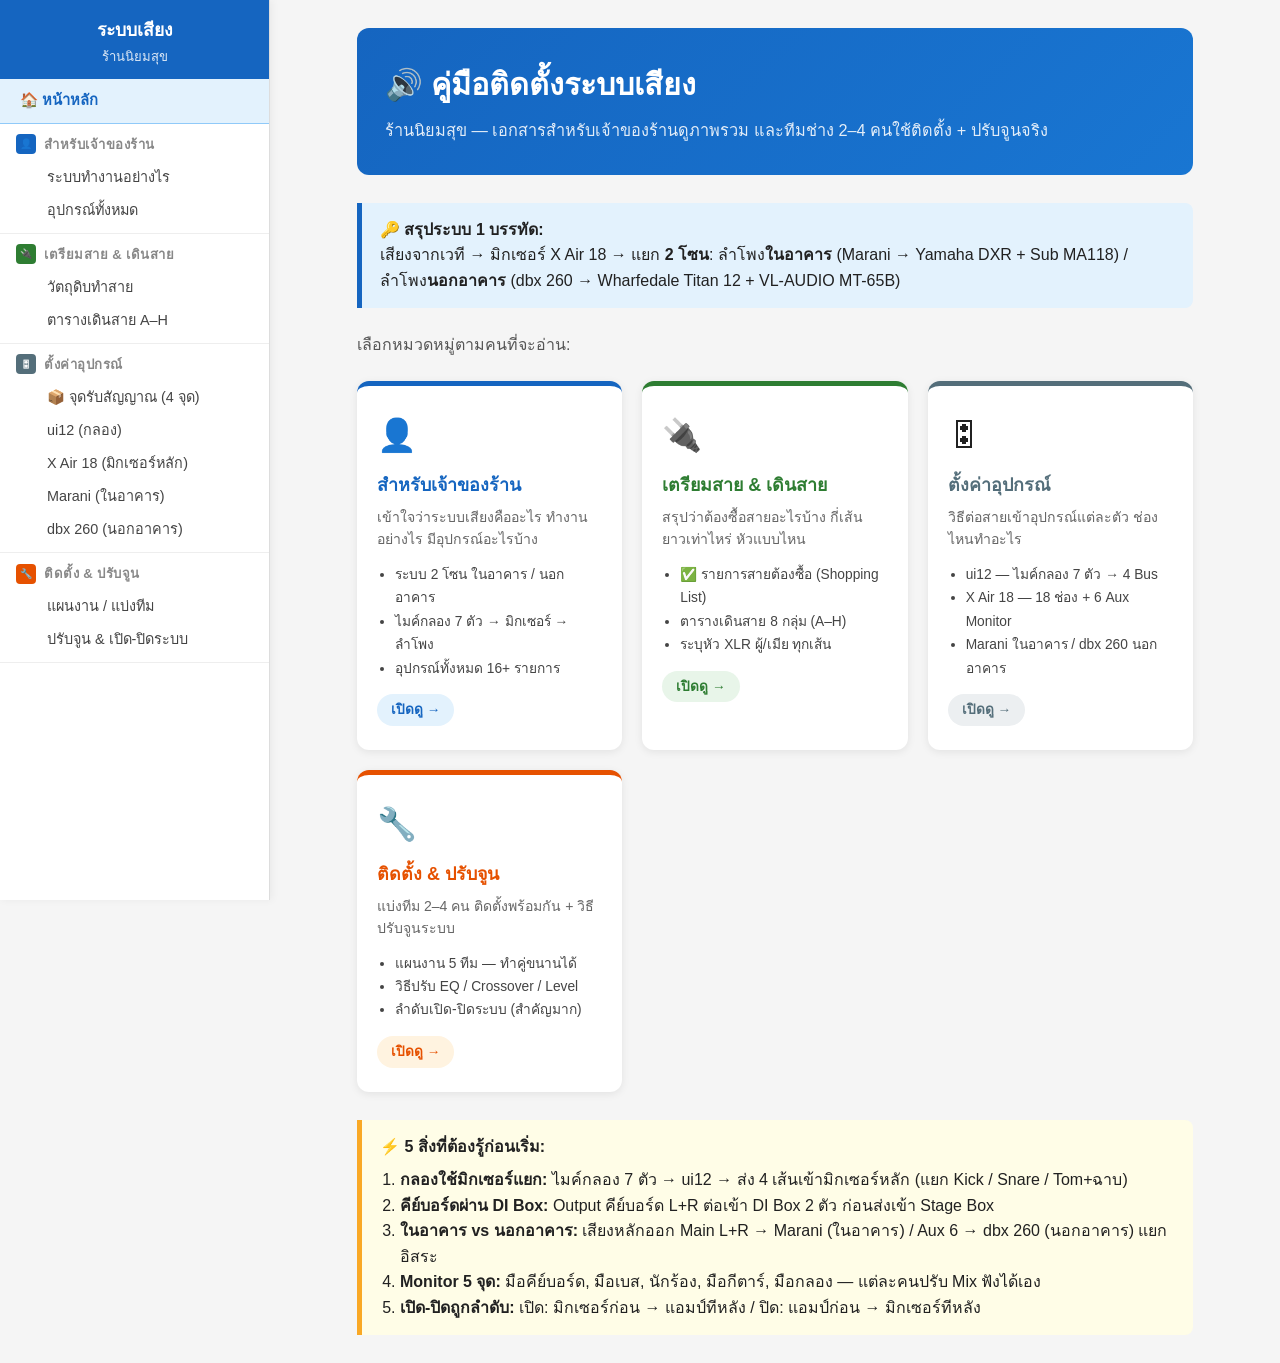
<file: index.html>
<!DOCTYPE html>
<html lang="th">
<head>
  <meta charset="UTF-8">
  <title>คู่มือติดตั้งระบบเสียง — ร้านนิยมสุข</title>
  <link rel="icon" href="data:image/svg+xml,<svg xmlns='http://www.w3.org/2000/svg' viewBox='0 0 100 100'><text y='.9em' font-size='90'>🔊</text></svg>">
  <link rel="stylesheet" href="style.css">
</head>
<body>
<div class="layout">
  <nav class="sidebar" id="sidebar">
    <div class="sidebar-header"><h2>ระบบเสียง</h2><div class="shop-name">ร้านนิยมสุข</div></div>
    <div class="sidebar-home"><a href="index.html">🏠 หน้าหลัก</a></div>
    <ul class="sidebar-cat">
      <li>
        <div class="cat-title"><span class="cat-icon c-overview">👤</span> สำหรับเจ้าของร้าน</div>
        <ul class="sidebar-links">
          <li><a href="overview.html">ระบบทำงานอย่างไร</a></li>
          <li><a href="overview.html#equipment">อุปกรณ์ทั้งหมด</a></li>
        </ul>
      </li>
      <li>
        <div class="cat-title"><span class="cat-icon c-signal">🔌</span> เตรียมสาย &amp; เดินสาย</div>
        <ul class="sidebar-links">
          <li><a href="signal.html">วัตถุดิบทำสาย</a></li>
          <li><a href="signal.html#cables">ตารางเดินสาย A–H</a></li>
        </ul>
      </li>
      <li>
        <div class="cat-title"><span class="cat-icon c-devices">🎛</span> ตั้งค่าอุปกรณ์</div>
        <ul class="sidebar-links">
          <li><a href="devices.html#stagebox">📦 จุดรับสัญญาณ (4 จุด)</a></li>
          <li><a href="devices.html#ui12">ui12 (กลอง)</a></li>
          <li><a href="devices.html#xair">X Air 18 (มิกเซอร์หลัก)</a></li>
          <li><a href="devices.html#marani">Marani (ในอาคาร)</a></li>
          <li><a href="devices.html#dbx">dbx 260 (นอกอาคาร)</a></li>
        </ul>
      </li>
      <li>
        <div class="cat-title"><span class="cat-icon c-install">🔧</span> ติดตั้ง &amp; ปรับจูน</div>
        <ul class="sidebar-links">
          <li><a href="tasks.html">แผนงาน / แบ่งทีม</a></li>
          <li><a href="tasks.html#tuning">ปรับจูน &amp; เปิด-ปิดระบบ</a></li>
        </ul>
      </li>
    </ul>
  </nav>
  <div class="sidebar-overlay" id="sidebarOverlay"></div>
  <button class="sidebar-toggle" id="sidebarToggle">☰</button>
  <div class="page">
    <div class="hero">
      <h1>🔊 คู่มือติดตั้งระบบเสียง</h1>
      <p>ร้านนิยมสุข — เอกสารสำหรับเจ้าของร้านดูภาพรวม และทีมช่าง 2–4 คนใช้ติดตั้ง + ปรับจูนจริง</p>
    </div>

    <div class="note-box" style="margin-bottom:24px; background:#e3f2fd; border-left-color:#1565c0;">
      <strong>🔑 สรุประบบ 1 บรรทัด:</strong><br>
      เสียงจากเวที → มิกเซอร์ X Air 18 → แยก <strong>2 โซน</strong>: ลำโพง<strong>ในอาคาร</strong> (Marani → Yamaha DXR + Sub MA118) / ลำโพง<strong>นอกอาคาร</strong> (dbx 260 → Wharfedale Titan 12 + VL-AUDIO MT-65B)
    </div>

    <p style="color:#555; margin-bottom:8px;">เลือกหมวดหมู่ตามคนที่จะอ่าน:</p>
    <div class="card-grid">
      <a href="overview.html" class="cat-card">
        <div class="card-icon">👤</div>
        <h3>สำหรับเจ้าของร้าน</h3>
        <p>เข้าใจว่าระบบเสียงคืออะไร ทำงานอย่างไร มีอุปกรณ์อะไรบ้าง</p>
        <ul>
          <li>ระบบ 2 โซน ในอาคาร / นอกอาคาร</li>
          <li>ไมค์กลอง 7 ตัว → มิกเซอร์ → ลำโพง</li>
          <li>อุปกรณ์ทั้งหมด 16+ รายการ</li>
        </ul>
        <span class="goto">เปิดดู →</span>
      </a>
      <a href="signal.html" class="cat-card c-signal">
        <div class="card-icon">🔌</div>
        <h3>เตรียมสาย &amp; เดินสาย</h3>
        <p>สรุปว่าต้องซื้อสายอะไรบ้าง กี่เส้น ยาวเท่าไหร่ หัวแบบไหน</p>
        <ul>
          <li>✅ รายการสายต้องซื้อ (Shopping List)</li>
          <li>ตารางเดินสาย 8 กลุ่ม (A–H)</li>
          <li>ระบุหัว XLR ผู้/เมีย ทุกเส้น</li>
        </ul>
        <span class="goto">เปิดดู →</span>
      </a>
      <a href="devices.html" class="cat-card c-devices">
        <div class="card-icon">🎛</div>
        <h3>ตั้งค่าอุปกรณ์</h3>
        <p>วิธีต่อสายเข้าอุปกรณ์แต่ละตัว ช่องไหนทำอะไร</p>
        <ul>
          <li>ui12 — ไมค์กลอง 7 ตัว → 4 Bus</li>
          <li>X Air 18 — 18 ช่อง + 6 Aux Monitor</li>
          <li>Marani ในอาคาร / dbx 260 นอกอาคาร</li>
        </ul>
        <span class="goto">เปิดดู →</span>
      </a>
      <a href="tasks.html" class="cat-card c-install">
        <div class="card-icon">🔧</div>
        <h3>ติดตั้ง &amp; ปรับจูน</h3>
        <p>แบ่งทีม 2–4 คน ติดตั้งพร้อมกัน + วิธีปรับจูนระบบ</p>
        <ul>
          <li>แผนงาน 5 ทีม — ทำคู่ขนานได้</li>
          <li>วิธีปรับ EQ / Crossover / Level</li>
          <li>ลำดับเปิด-ปิดระบบ (สำคัญมาก)</li>
        </ul>
        <span class="goto">เปิดดู →</span>
      </a>
    </div>

    <div class="note-box" style="margin-top:28px;">
      <strong>⚡ 5 สิ่งที่ต้องรู้ก่อนเริ่ม:</strong>
      <ol style="margin:8px 0 0; padding-left:20px;">
        <li><strong>กลองใช้มิกเซอร์แยก:</strong> ไมค์กลอง 7 ตัว → ui12 → ส่ง 4 เส้นเข้ามิกเซอร์หลัก (แยก Kick / Snare / Tom+ฉาบ)</li>
        <li><strong>คีย์บอร์ดผ่าน DI Box:</strong> Output คีย์บอร์ด L+R ต่อเข้า DI Box 2 ตัว ก่อนส่งเข้า Stage Box</li>
        <li><strong>ในอาคาร vs นอกอาคาร:</strong> เสียงหลักออก Main L+R → Marani (ในอาคาร) / Aux 6 → dbx 260 (นอกอาคาร) แยกอิสระ</li>
        <li><strong>Monitor 5 จุด:</strong> มือคีย์บอร์ด, มือเบส, นักร้อง, มือกีตาร์, มือกลอง — แต่ละคนปรับ Mix ฟังได้เอง</li>
        <li><strong>เปิด-ปิดถูกลำดับ:</strong> เปิด: มิกเซอร์ก่อน → แอมป์ทีหลัง / ปิด: แอมป์ก่อน → มิกเซอร์ทีหลัง</li>
      </ol>
    </div>
  </div>
</div>
<script>
const sidebar = document.getElementById('sidebar');
const toggle  = document.getElementById('sidebarToggle');
const overlay = document.getElementById('sidebarOverlay');
toggle.addEventListener('click',()=>{ sidebar.classList.toggle('open'); overlay.classList.toggle('show'); });
overlay.addEventListener('click',()=>{ sidebar.classList.remove('open'); overlay.classList.remove('show'); });
</script>
</body>
</html>
</file>
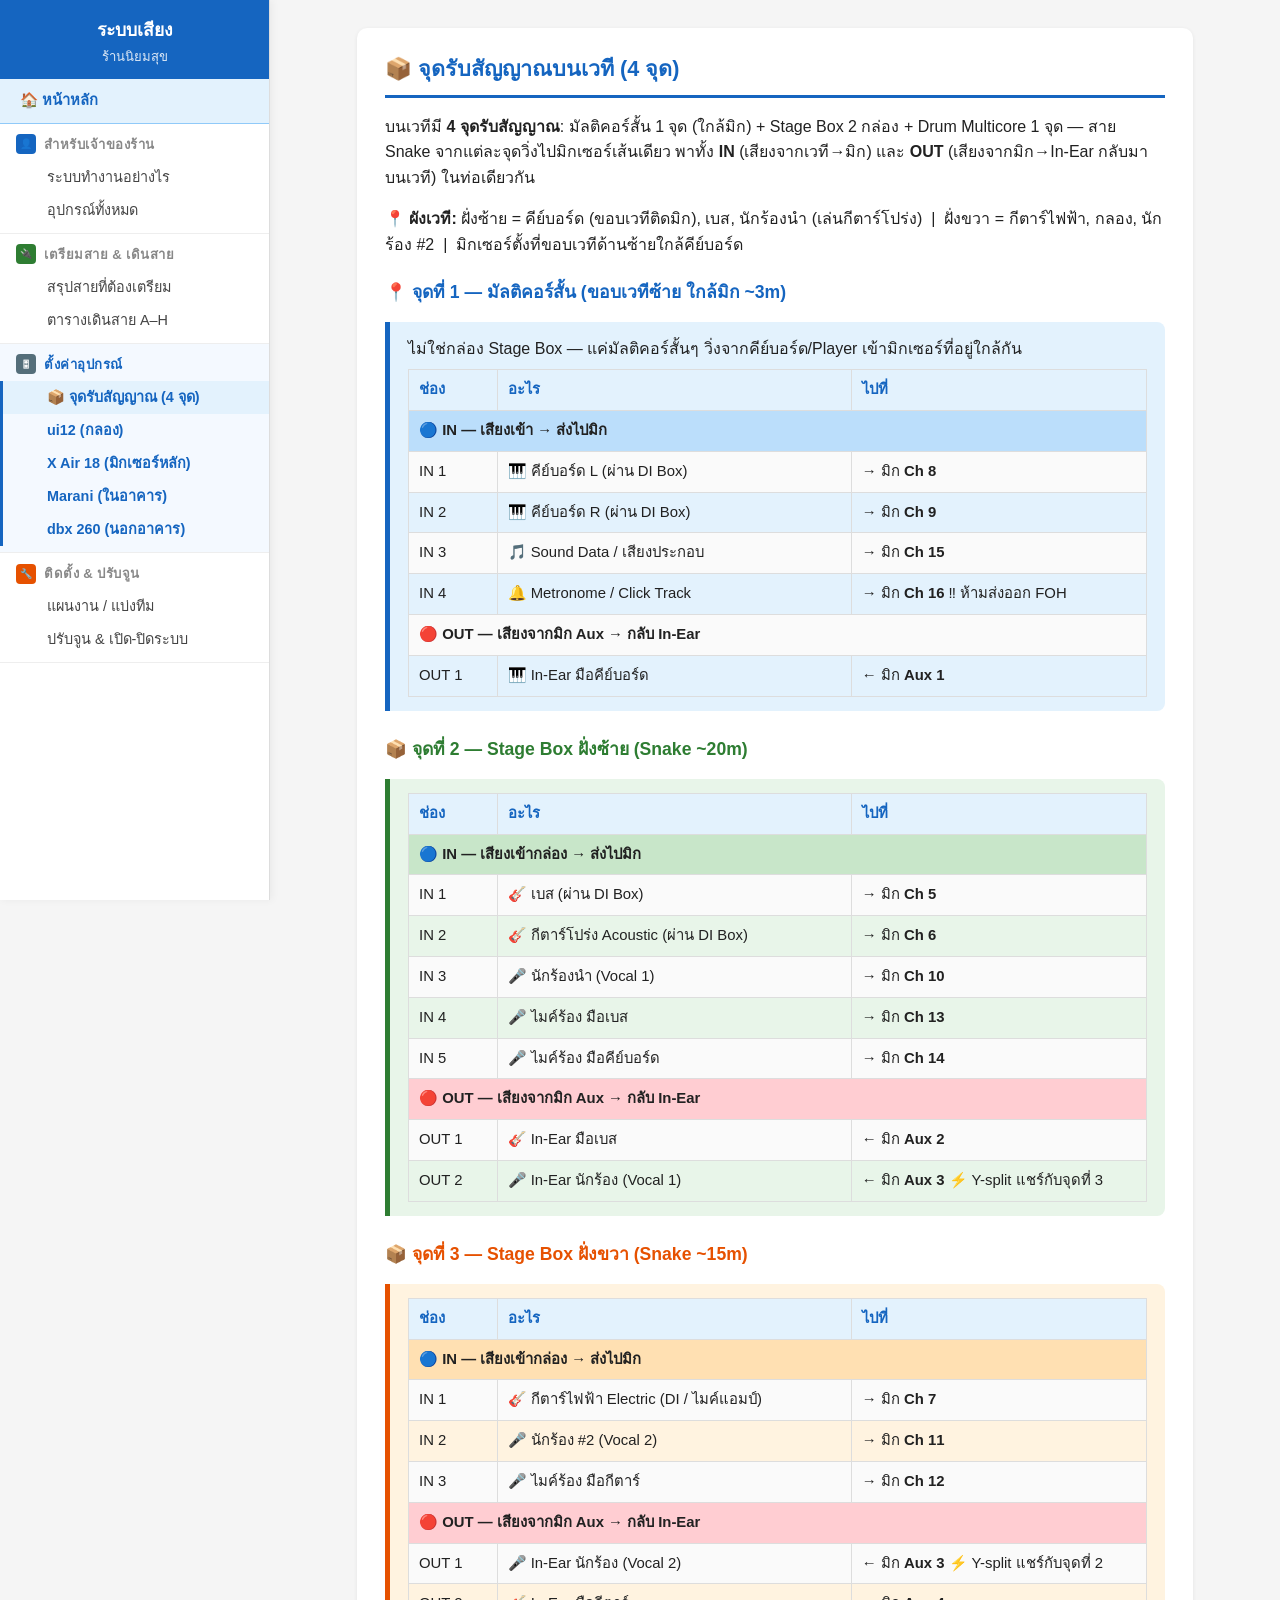
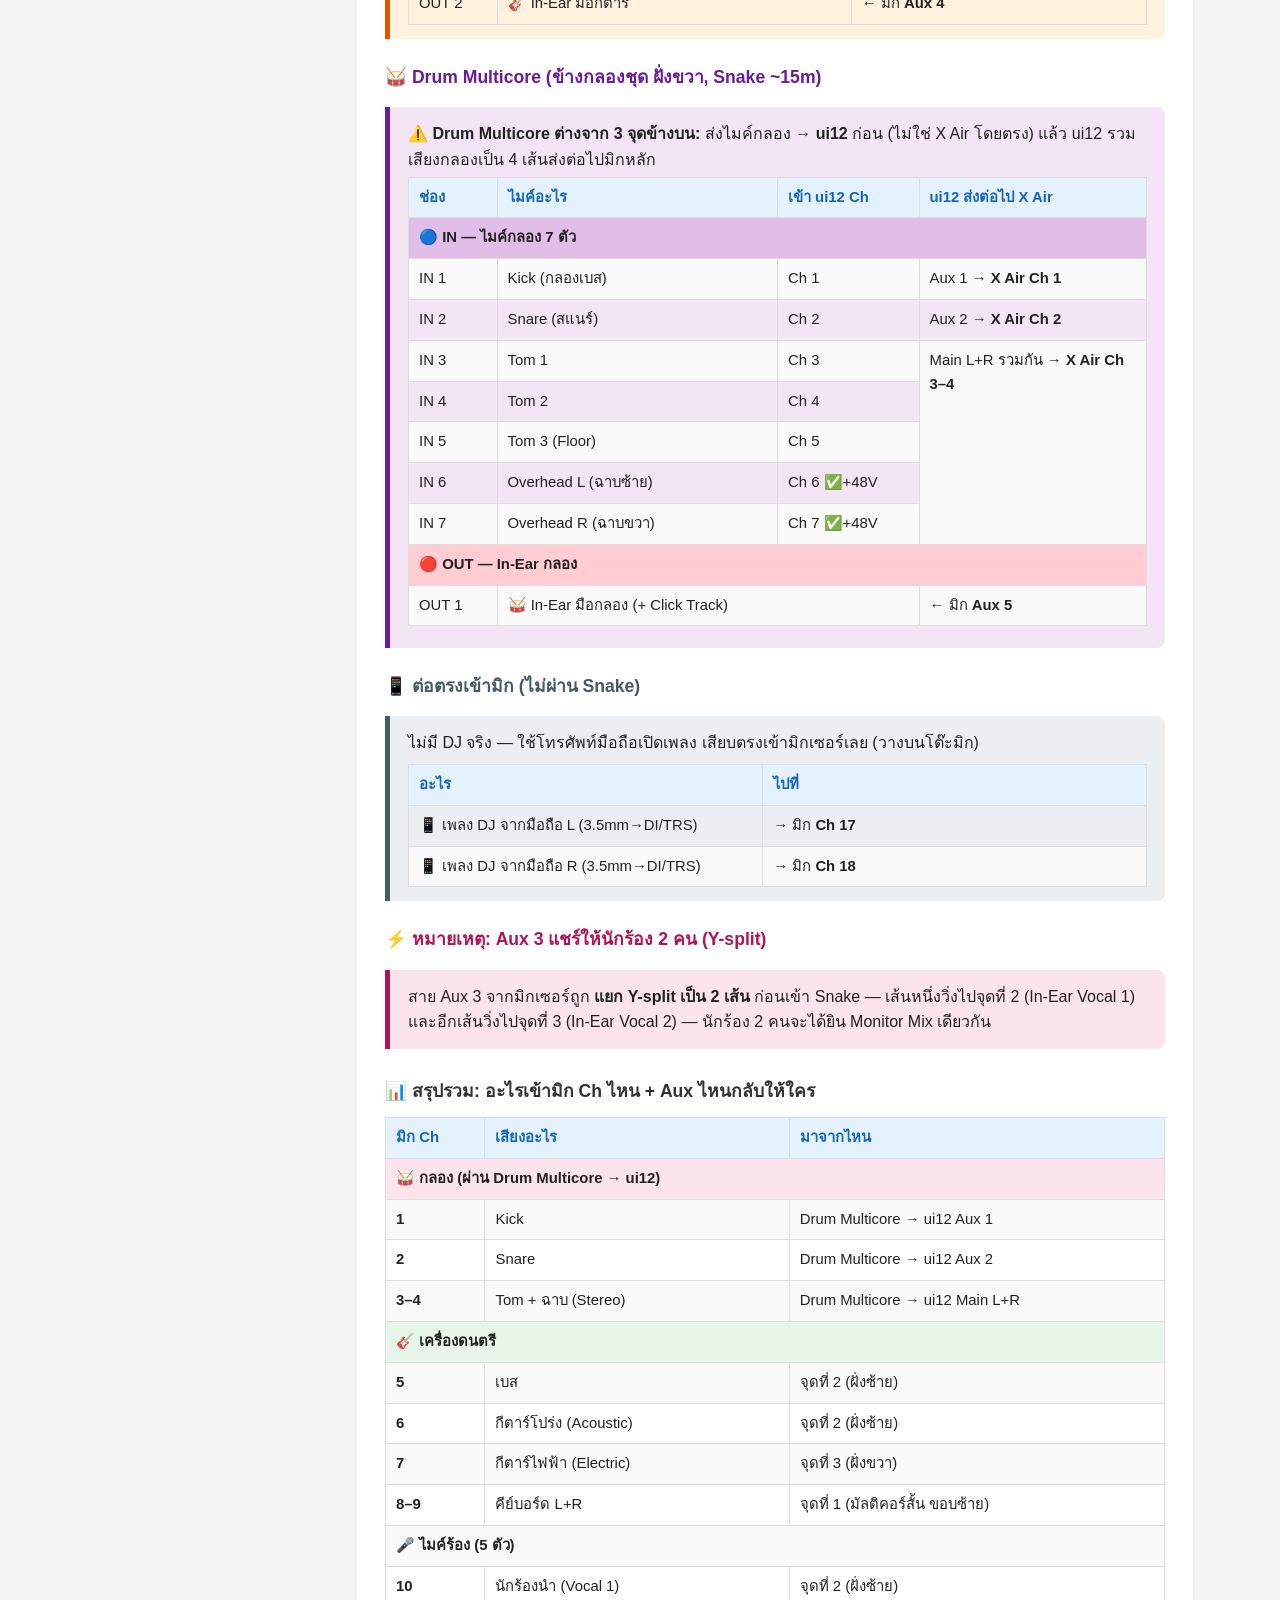
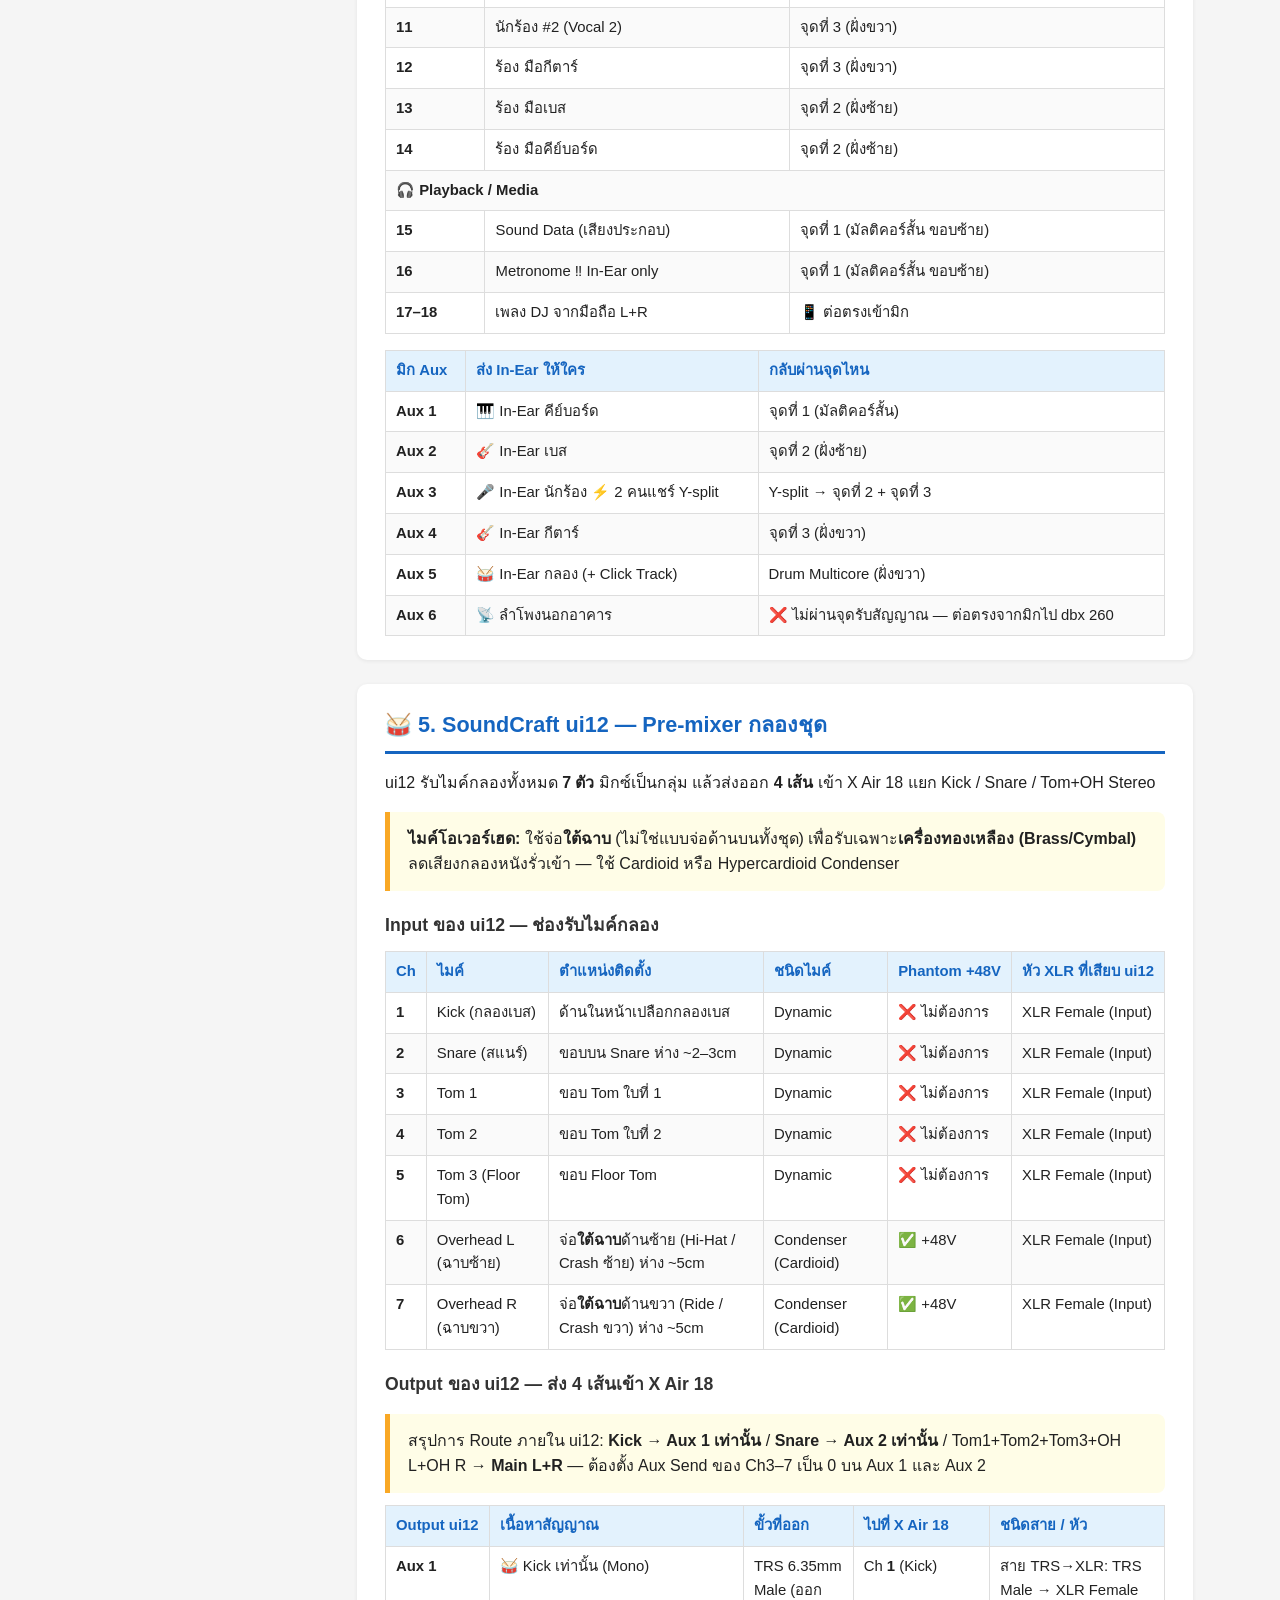
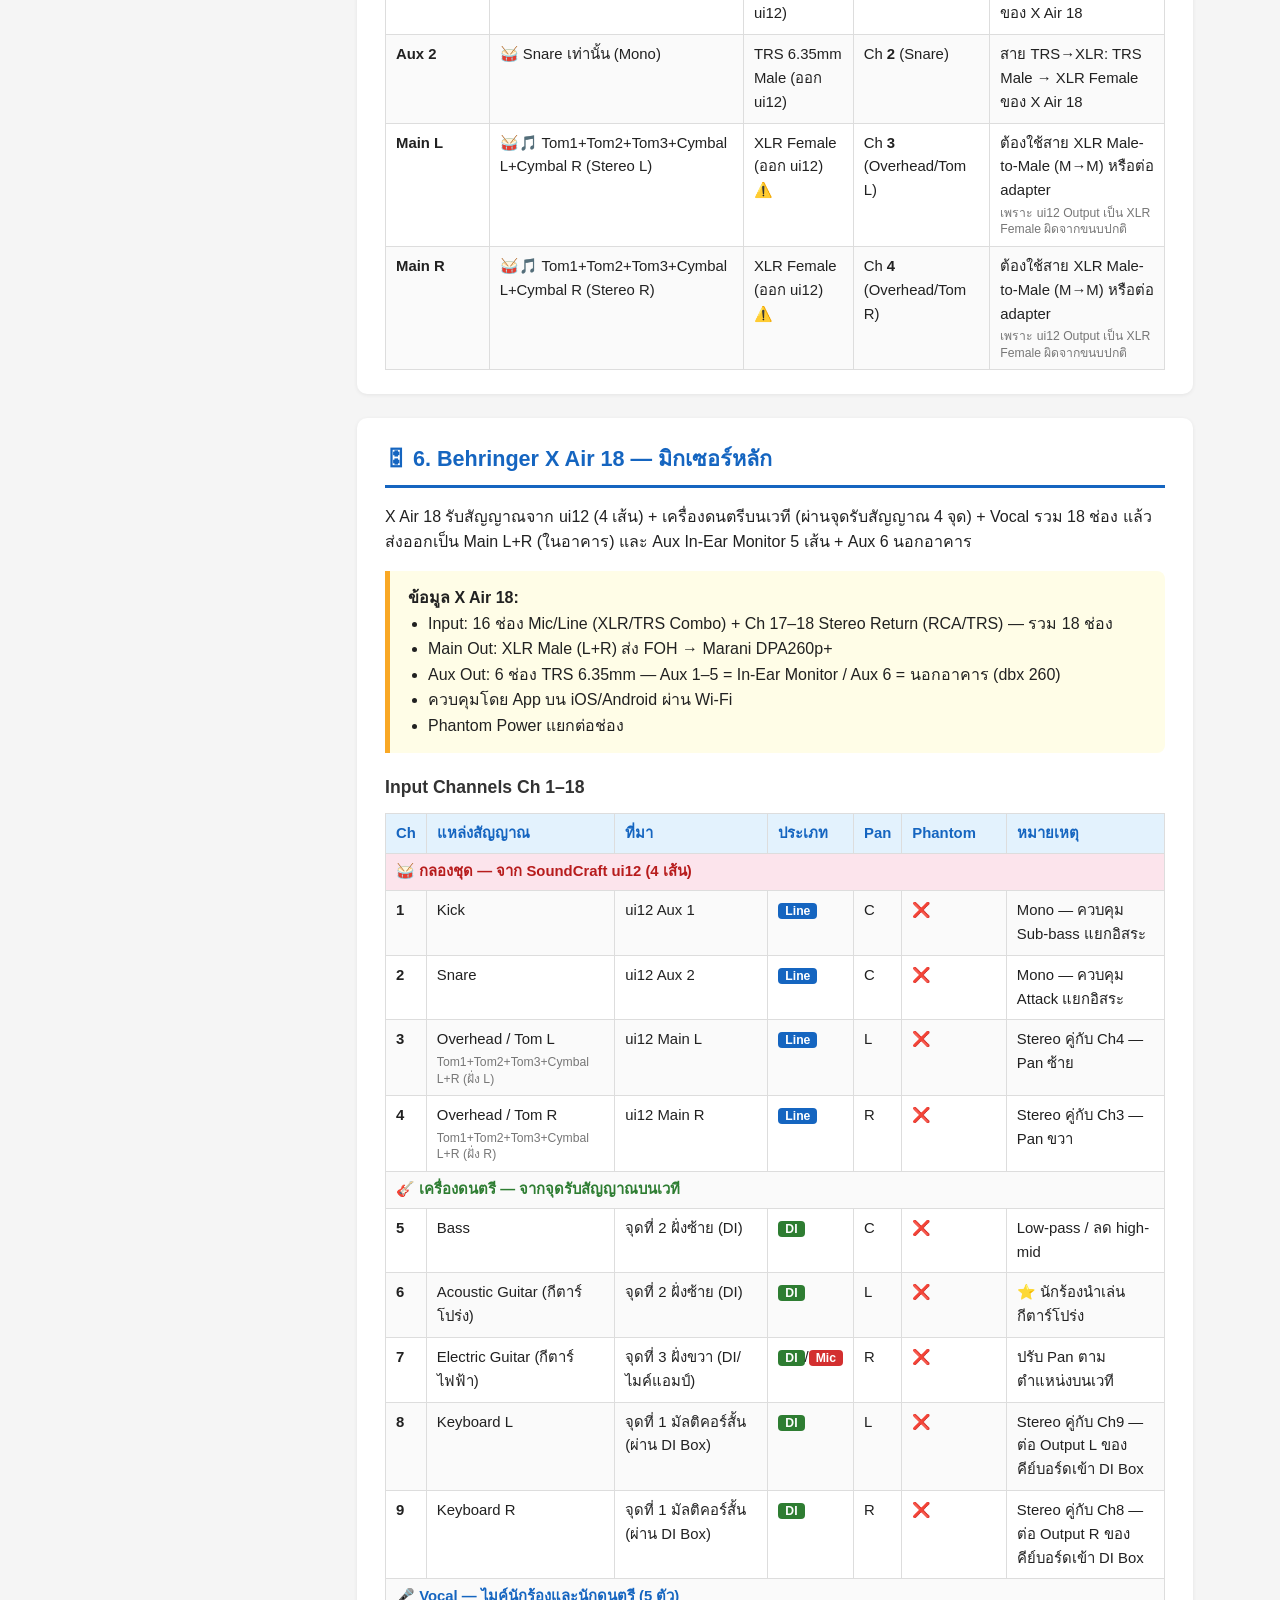
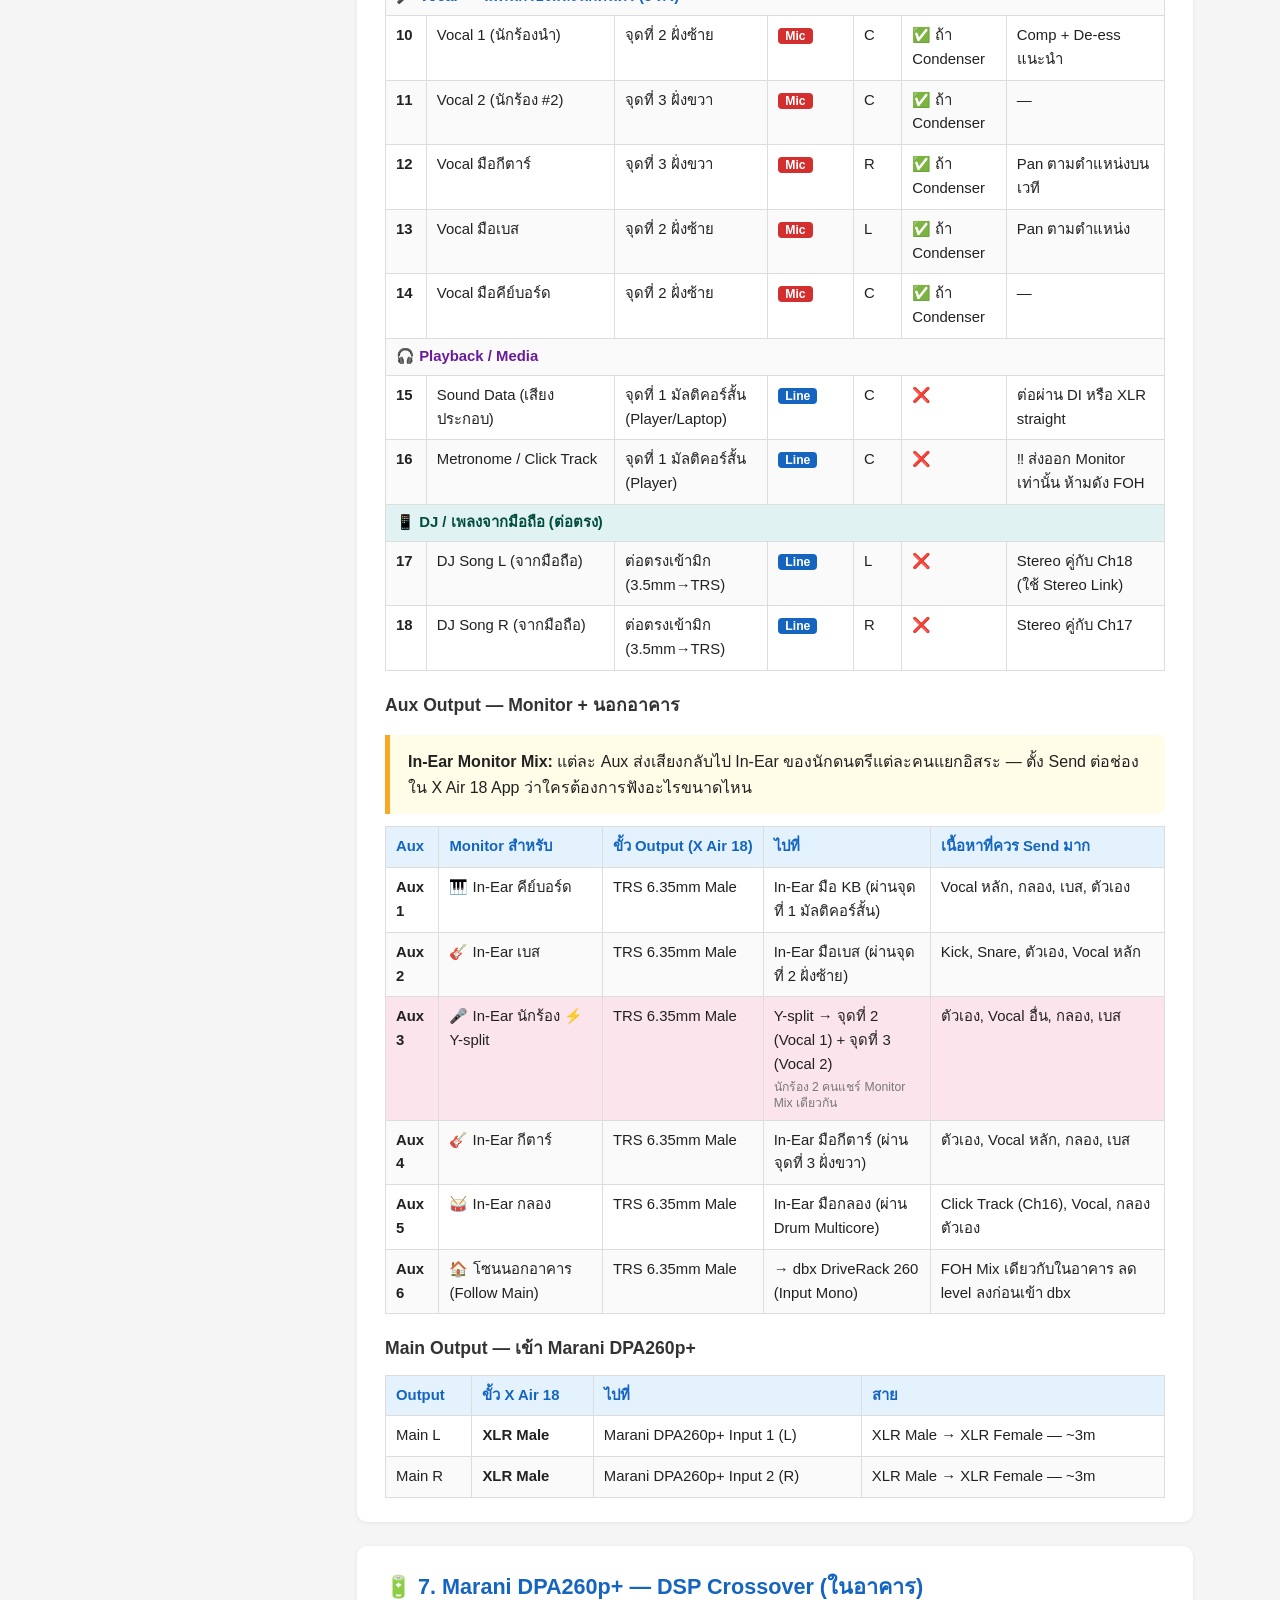
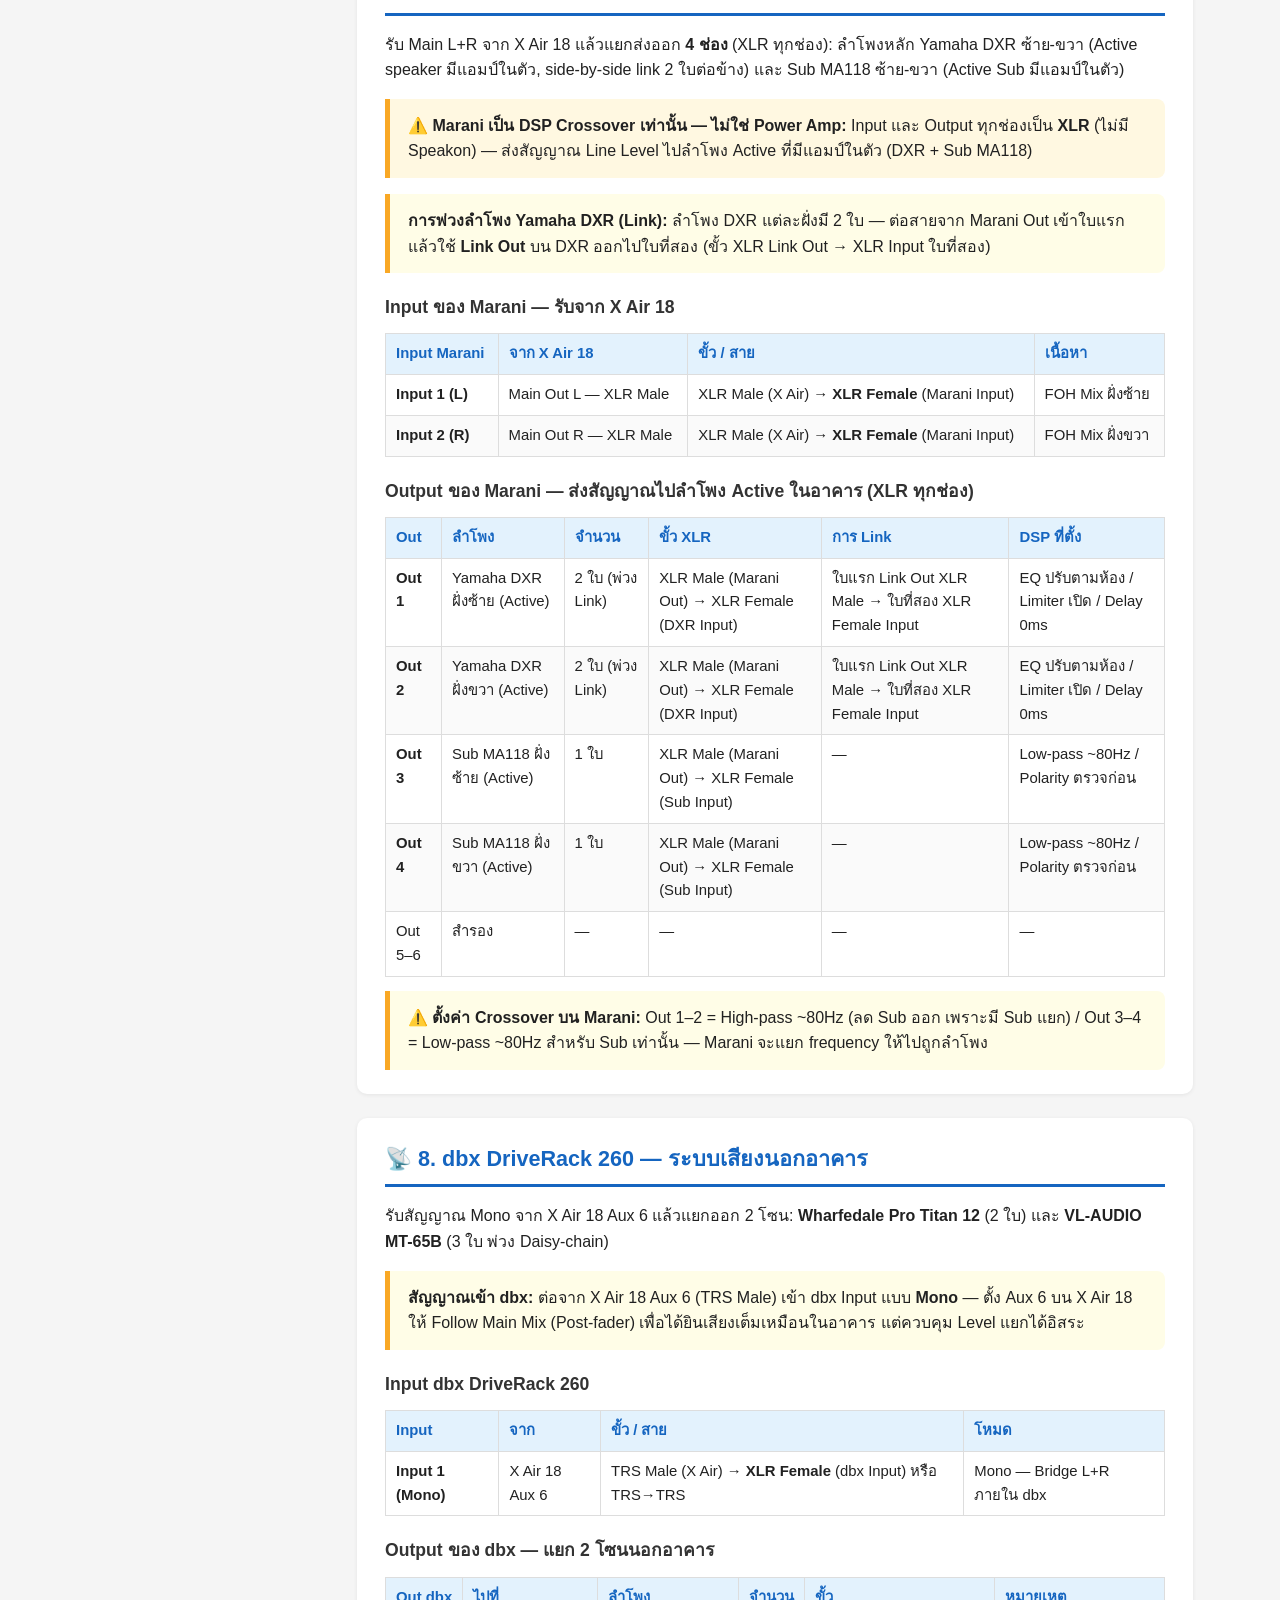
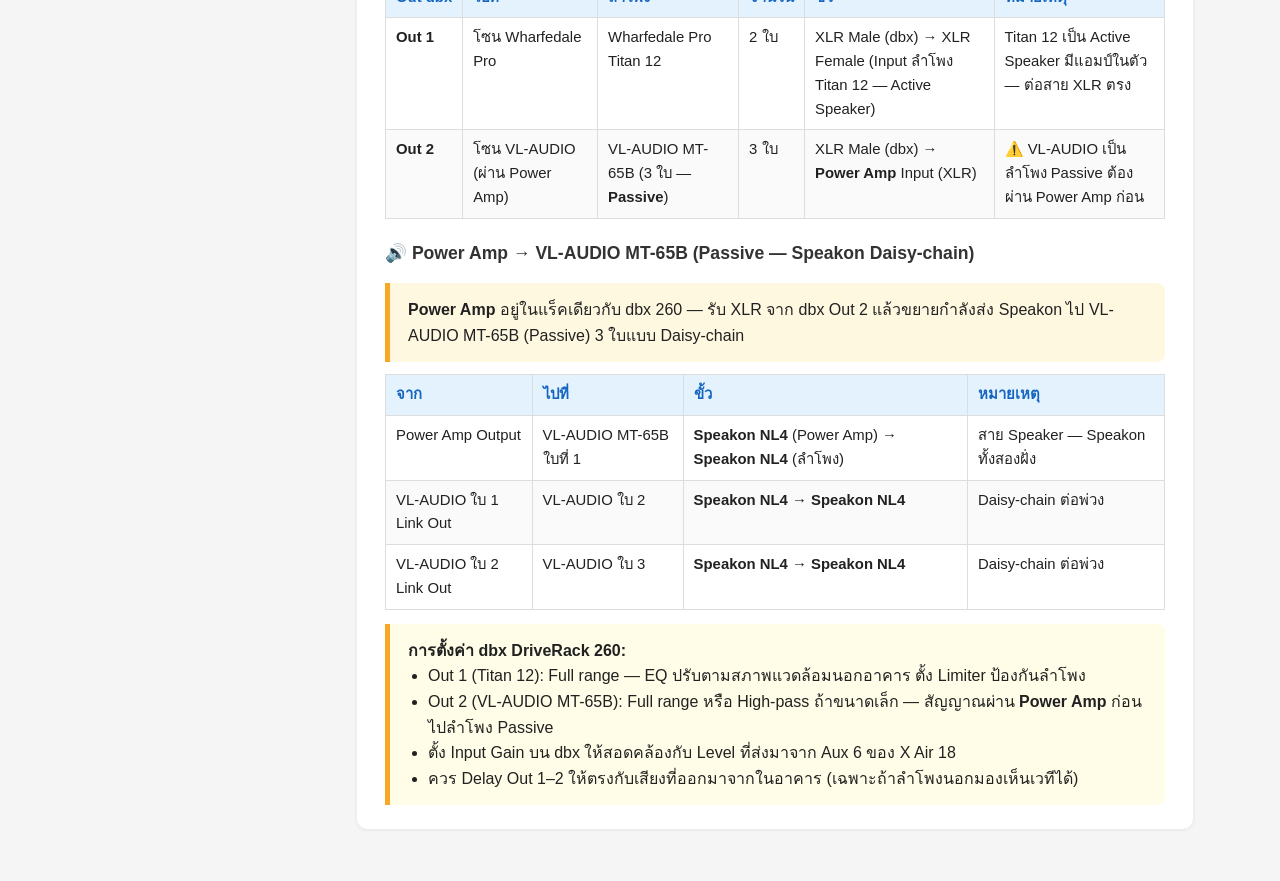
<file: devices.html>
<!DOCTYPE html>
<html lang="th">
<head>
  <meta charset="UTF-8">
  <title>อุปกรณ์หลัก — คู่มือเสียงร้านนิยมสุข</title>
  <link rel="icon" href="data:image/svg+xml,<svg xmlns='http://www.w3.org/2000/svg' viewBox='0 0 100 100'><text y='.9em' font-size='90'>🎛</text></svg>">
  <link rel="stylesheet" href="style.css">
</head>
<body>
<div class="layout">
  <nav class="sidebar" id="sidebar">
    <div class="sidebar-header">
      <h2>ระบบเสียง</h2>
      <div class="shop-name">ร้านนิยมสุข</div>
    </div>
    <div class="sidebar-home"><a href="index.html">🏠 หน้าหลัก</a></div>
    <ul class="sidebar-cat">
      <li>
        <div class="cat-title"><span class="cat-icon c-overview">👤</span> สำหรับเจ้าของร้าน</div>
        <ul class="sidebar-links">
          <li><a href="overview.html">ระบบทำงานอย่างไร</a></li>
          <li><a href="overview.html#equipment">อุปกรณ์ทั้งหมด</a></li>
        </ul>
      </li>
      <li>
        <div class="cat-title"><span class="cat-icon c-signal">🔌</span> เตรียมสาย &amp; เดินสาย</div>
        <ul class="sidebar-links">
          <li><a href="signal.html">สรุปสายที่ต้องเตรียม</a></li>
          <li><a href="signal.html#cables">ตารางเดินสาย A–H</a></li>
        </ul>
      </li>
      <li class="current">
        <div class="cat-title"><span class="cat-icon c-devices">🎛</span> ตั้งค่าอุปกรณ์</div>
        <ul class="sidebar-links">
          <li><a href="#stagebox">📦 จุดรับสัญญาณ (4 จุด)</a></li>
          <li><a href="#ui12">ui12 (กลอง)</a></li>
          <li><a href="#xair">X Air 18 (มิกเซอร์หลัก)</a></li>
          <li><a href="#marani">Marani (ในอาคาร)</a></li>
          <li><a href="#dbx">dbx 260 (นอกอาคาร)</a></li>
        </ul>
      </li>
      <li>
        <div class="cat-title"><span class="cat-icon c-install">🔧</span> ติดตั้ง &amp; ปรับจูน</div>
        <ul class="sidebar-links">
          <li><a href="tasks.html">แผนงาน / แบ่งทีม</a></li>
          <li><a href="tasks.html#tuning">ปรับจูน &amp; เปิด-ปิดระบบ</a></li>
        </ul>
      </li>
    </ul>
  </nav>
  <div class="sidebar-overlay" id="sidebarOverlay"></div>
  <button class="sidebar-toggle" id="sidebarToggle">☰</button>

  <div class="page">

    <!-- ═══════════════════════════════════════════ Stage Box ══ -->
    <div class="section" id="stagebox">
      <h2>📦 จุดรับสัญญาณบนเวที (4 จุด)</h2>
      <p>บนเวทีมี <strong>4 จุดรับสัญญาณ</strong>: มัลติคอร์สั้น 1 จุด (ใกล้มิก) + Stage Box 2 กล่อง + Drum Multicore 1 จุด — สาย Snake จากแต่ละจุดวิ่งไปมิกเซอร์เส้นเดียว พาทั้ง <strong>IN</strong> (เสียงจากเวที→มิก) และ <strong>OUT</strong> (เสียงจากมิก→In-Ear กลับมาบนเวที) ในท่อเดียวกัน</p>
      <p>📍 <strong>ผังเวที:</strong> ฝั่งซ้าย = คีย์บอร์ด (ขอบเวทีติดมิก), เบส, นักร้องนำ (เล่นกีตาร์โปร่ง) &nbsp;|&nbsp; ฝั่งขวา = กีตาร์ไฟฟ้า, กลอง, นักร้อง #2 &nbsp;|&nbsp; มิกเซอร์ตั้งที่ขอบเวทีด้านซ้ายใกล้คีย์บอร์ด</p>

      <!-- ═══ จุดที่ 1: มัลติคอร์สั้น ═══ -->
      <h3 style="color:#1565c0;">📍 จุดที่ 1 — มัลติคอร์สั้น (ขอบเวทีซ้าย ใกล้มิก ~3m)</h3>
      <div class="note-box" style="background:#e3f2fd; border-left-color:#1565c0;">
        <p style="margin:0 0 8px;">ไม่ใช่กล่อง Stage Box — แค่มัลติคอร์สั้นๆ วิ่งจากคีย์บอร์ด/Player เข้ามิกเซอร์ที่อยู่ใกล้กัน</p>
        <table style="margin:0;">
          <thead><tr><th style="width:12%;">ช่อง</th><th style="width:48%;">อะไร</th><th>ไปที่</th></tr></thead>
          <tbody>
            <tr style="background:#bbdefb;"><td colspan="3" style="font-weight:700;">🔵 IN — เสียงเข้า → ส่งไปมิก</td></tr>
            <tr><td>IN 1</td><td>🎹 คีย์บอร์ด L (ผ่าน DI Box)</td><td>→ มิก <strong>Ch 8</strong></td></tr>
            <tr><td>IN 2</td><td>🎹 คีย์บอร์ด R (ผ่าน DI Box)</td><td>→ มิก <strong>Ch 9</strong></td></tr>
            <tr><td>IN 3</td><td>🎵 Sound Data / เสียงประกอบ</td><td>→ มิก <strong>Ch 15</strong></td></tr>
            <tr><td>IN 4</td><td>🔔 Metronome / Click Track</td><td>→ มิก <strong>Ch 16</strong> ‼️ ห้ามส่งออก FOH</td></tr>
            <tr style="background:#ffcdd2;"><td colspan="3" style="font-weight:700;">🔴 OUT — เสียงจากมิก Aux → กลับ In-Ear</td></tr>
            <tr><td>OUT 1</td><td>🎹 In-Ear มือคีย์บอร์ด</td><td>← มิก <strong>Aux 1</strong></td></tr>
          </tbody>
        </table>
      </div>

      <!-- ═══ จุดที่ 2: Stage Box ซ้าย ═══ -->
      <h3 style="color:#2e7d32; margin-top:24px;">📦 จุดที่ 2 — Stage Box ฝั่งซ้าย (Snake ~20m)</h3>
      <div class="note-box" style="background:#e8f5e9; border-left-color:#2e7d32;">
        <table style="margin:0;">
          <thead><tr><th style="width:12%;">ช่อง</th><th style="width:48%;">อะไร</th><th>ไปที่</th></tr></thead>
          <tbody>
            <tr style="background:#c8e6c9;"><td colspan="3" style="font-weight:700;">🔵 IN — เสียงเข้ากล่อง → ส่งไปมิก</td></tr>
            <tr><td>IN 1</td><td>🎸 เบส (ผ่าน DI Box)</td><td>→ มิก <strong>Ch 5</strong></td></tr>
            <tr><td>IN 2</td><td>🎸 กีตาร์โปร่ง Acoustic (ผ่าน DI Box)</td><td>→ มิก <strong>Ch 6</strong></td></tr>
            <tr><td>IN 3</td><td>🎤 นักร้องนำ (Vocal 1)</td><td>→ มิก <strong>Ch 10</strong></td></tr>
            <tr><td>IN 4</td><td>🎤 ไมค์ร้อง มือเบส</td><td>→ มิก <strong>Ch 13</strong></td></tr>
            <tr><td>IN 5</td><td>🎤 ไมค์ร้อง มือคีย์บอร์ด</td><td>→ มิก <strong>Ch 14</strong></td></tr>
            <tr style="background:#ffcdd2;"><td colspan="3" style="font-weight:700;">🔴 OUT — เสียงจากมิก Aux → กลับ In-Ear</td></tr>
            <tr><td>OUT 1</td><td>🎸 In-Ear มือเบส</td><td>← มิก <strong>Aux 2</strong></td></tr>
            <tr><td>OUT 2</td><td>🎤 In-Ear นักร้อง (Vocal 1)</td><td>← มิก <strong>Aux 3</strong> ⚡ Y-split แชร์กับจุดที่ 3</td></tr>
          </tbody>
        </table>
      </div>

      <!-- ═══ จุดที่ 3: Stage Box ขวา ═══ -->
      <h3 style="color:#e65100; margin-top:24px;">📦 จุดที่ 3 — Stage Box ฝั่งขวา (Snake ~15m)</h3>
      <div class="note-box" style="background:#fff3e0; border-left-color:#e65100;">
        <table style="margin:0;">
          <thead><tr><th style="width:12%;">ช่อง</th><th style="width:48%;">อะไร</th><th>ไปที่</th></tr></thead>
          <tbody>
            <tr style="background:#ffe0b2;"><td colspan="3" style="font-weight:700;">🔵 IN — เสียงเข้ากล่อง → ส่งไปมิก</td></tr>
            <tr><td>IN 1</td><td>🎸 กีตาร์ไฟฟ้า Electric (DI / ไมค์แอมป์)</td><td>→ มิก <strong>Ch 7</strong></td></tr>
            <tr><td>IN 2</td><td>🎤 นักร้อง #2 (Vocal 2)</td><td>→ มิก <strong>Ch 11</strong></td></tr>
            <tr><td>IN 3</td><td>🎤 ไมค์ร้อง มือกีตาร์</td><td>→ มิก <strong>Ch 12</strong></td></tr>
            <tr style="background:#ffcdd2;"><td colspan="3" style="font-weight:700;">🔴 OUT — เสียงจากมิก Aux → กลับ In-Ear</td></tr>
            <tr><td>OUT 1</td><td>🎤 In-Ear นักร้อง (Vocal 2)</td><td>← มิก <strong>Aux 3</strong> ⚡ Y-split แชร์กับจุดที่ 2</td></tr>
            <tr><td>OUT 2</td><td>🎸 In-Ear มือกีตาร์</td><td>← มิก <strong>Aux 4</strong></td></tr>
          </tbody>
        </table>
      </div>

      <!-- ═══ Drum Multicore ═══ -->
      <h3 style="color:#6a1b9a; margin-top:24px;">🥁 Drum Multicore (ข้างกลองชุด ฝั่งขวา, Snake ~15m)</h3>
      <div class="note-box" style="background:#f3e5f5; border-left-color:#6a1b9a;">
        <p style="margin:0 0 4px;"><strong>⚠️ Drum Multicore ต่างจาก 3 จุดข้างบน:</strong> ส่งไมค์กลอง → <strong>ui12</strong> ก่อน (ไม่ใช่ X Air โดยตรง) แล้ว ui12 รวมเสียงกลองเป็น 4 เส้นส่งต่อไปมิกหลัก</p>
        <table style="margin:0 0 8px;">
          <thead><tr><th style="width:12%;">ช่อง</th><th style="width:38%;">ไมค์อะไร</th><th>เข้า ui12 Ch</th><th>ui12 ส่งต่อไป X Air</th></tr></thead>
          <tbody>
            <tr style="background:#e1bee7;"><td colspan="4" style="font-weight:700;">🔵 IN — ไมค์กลอง 7 ตัว</td></tr>
            <tr><td>IN 1</td><td>Kick (กลองเบส)</td><td>Ch 1</td><td>Aux 1 → <strong>X Air Ch 1</strong></td></tr>
            <tr><td>IN 2</td><td>Snare (สแนร์)</td><td>Ch 2</td><td>Aux 2 → <strong>X Air Ch 2</strong></td></tr>
            <tr><td>IN 3</td><td>Tom 1</td><td>Ch 3</td><td rowspan="5">Main L+R รวมกัน → <strong>X Air Ch 3–4</strong></td></tr>
            <tr><td>IN 4</td><td>Tom 2</td><td>Ch 4</td></tr>
            <tr><td>IN 5</td><td>Tom 3 (Floor)</td><td>Ch 5</td></tr>
            <tr><td>IN 6</td><td>Overhead L (ฉาบซ้าย)</td><td>Ch 6 ✅+48V</td></tr>
            <tr><td>IN 7</td><td>Overhead R (ฉาบขวา)</td><td>Ch 7 ✅+48V</td></tr>
            <tr style="background:#ffcdd2;"><td colspan="4" style="font-weight:700;">🔴 OUT — In-Ear กลอง</td></tr>
            <tr><td>OUT 1</td><td colspan="2">🥁 In-Ear มือกลอง (+ Click Track)</td><td>← มิก <strong>Aux 5</strong></td></tr>
          </tbody>
        </table>
      </div>

      <!-- ═══ ต่อตรงเข้ามิก ═══ -->
      <h3 style="color:#455a64; margin-top:24px;">📱 ต่อตรงเข้ามิก (ไม่ผ่าน Snake)</h3>
      <div class="note-box" style="background:#eceff1; border-left-color:#455a64;">
        <p style="margin:0 0 8px;">ไม่มี DJ จริง — ใช้โทรศัพท์มือถือเปิดเพลง เสียบตรงเข้ามิกเซอร์เลย (วางบนโต๊ะมิก)</p>
        <table style="margin:0;">
          <thead><tr><th style="width:48%;">อะไร</th><th>ไปที่</th></tr></thead>
          <tbody>
            <tr><td>📱 เพลง DJ จากมือถือ L (3.5mm→DI/TRS)</td><td>→ มิก <strong>Ch 17</strong></td></tr>
            <tr><td>📱 เพลง DJ จากมือถือ R (3.5mm→DI/TRS)</td><td>→ มิก <strong>Ch 18</strong></td></tr>
          </tbody>
        </table>
      </div>

      <!-- ═══ หมายเหตุ Aux 3 Y-split ═══ -->
      <h3 style="color:#ad1457; margin-top:24px;">⚡ หมายเหตุ: Aux 3 แชร์ให้นักร้อง 2 คน (Y-split)</h3>
      <div class="note-box" style="background:#fce4ec; border-left-color:#ad1457;">
        <p style="margin:0;">สาย Aux 3 จากมิกเซอร์ถูก <strong>แยก Y-split เป็น 2 เส้น</strong> ก่อนเข้า Snake — เส้นหนึ่งวิ่งไปจุดที่ 2 (In-Ear Vocal 1) และอีกเส้นวิ่งไปจุดที่ 3 (In-Ear Vocal 2) — นักร้อง 2 คนจะได้ยิน Monitor Mix เดียวกัน</p>
      </div>

      <!-- ═══ สรุป 1 ตาราง ═══ -->
      <h3 style="margin-top:28px;">📊 สรุปรวม: อะไรเข้ามิก Ch ไหน + Aux ไหนกลับให้ใคร</h3>
      <table>
        <thead><tr><th>มิก Ch</th><th>เสียงอะไร</th><th>มาจากไหน</th></tr></thead>
        <tbody>
          <tr style="background:#fce4ec;"><td colspan="3" style="font-weight:700;">🥁 กลอง (ผ่าน Drum Multicore → ui12)</td></tr>
          <tr><td><strong>1</strong></td><td>Kick</td><td>Drum Multicore → ui12 Aux 1</td></tr>
          <tr><td><strong>2</strong></td><td>Snare</td><td>Drum Multicore → ui12 Aux 2</td></tr>
          <tr><td><strong>3–4</strong></td><td>Tom + ฉาบ (Stereo)</td><td>Drum Multicore → ui12 Main L+R</td></tr>
          <tr style="background:#e8f5e9;"><td colspan="3" style="font-weight:700;">🎸 เครื่องดนตรี</td></tr>
          <tr><td><strong>5</strong></td><td>เบส</td><td>จุดที่ 2 (ฝั่งซ้าย)</td></tr>
          <tr><td><strong>6</strong></td><td>กีตาร์โปร่ง (Acoustic)</td><td>จุดที่ 2 (ฝั่งซ้าย)</td></tr>
          <tr><td><strong>7</strong></td><td>กีตาร์ไฟฟ้า (Electric)</td><td>จุดที่ 3 (ฝั่งขวา)</td></tr>
          <tr><td><strong>8–9</strong></td><td>คีย์บอร์ด L+R</td><td>จุดที่ 1 (มัลติคอร์สั้น ขอบซ้าย)</td></tr>
          <tr style="background:#e3f2fd;"><td colspan="3" style="font-weight:700;">🎤 ไมค์ร้อง (5 ตัว)</td></tr>
          <tr><td><strong>10</strong></td><td>นักร้องนำ (Vocal 1)</td><td>จุดที่ 2 (ฝั่งซ้าย)</td></tr>
          <tr><td><strong>11</strong></td><td>นักร้อง #2 (Vocal 2)</td><td>จุดที่ 3 (ฝั่งขวา)</td></tr>
          <tr><td><strong>12</strong></td><td>ร้อง มือกีตาร์</td><td>จุดที่ 3 (ฝั่งขวา)</td></tr>
          <tr><td><strong>13</strong></td><td>ร้อง มือเบส</td><td>จุดที่ 2 (ฝั่งซ้าย)</td></tr>
          <tr><td><strong>14</strong></td><td>ร้อง มือคีย์บอร์ด</td><td>จุดที่ 2 (ฝั่งซ้าย)</td></tr>
          <tr style="background:#f3e5f5;"><td colspan="3" style="font-weight:700;">🎧 Playback / Media</td></tr>
          <tr><td><strong>15</strong></td><td>Sound Data (เสียงประกอบ)</td><td>จุดที่ 1 (มัลติคอร์สั้น ขอบซ้าย)</td></tr>
          <tr><td><strong>16</strong></td><td>Metronome ‼️ In-Ear only</td><td>จุดที่ 1 (มัลติคอร์สั้น ขอบซ้าย)</td></tr>
          <tr><td><strong>17–18</strong></td><td>เพลง DJ จากมือถือ L+R</td><td>📱 ต่อตรงเข้ามิก</td></tr>
        </tbody>
      </table>

      <table style="margin-top:16px;">
        <thead><tr><th>มิก Aux</th><th>ส่ง In-Ear ให้ใคร</th><th>กลับผ่านจุดไหน</th></tr></thead>
        <tbody>
          <tr><td><strong>Aux 1</strong></td><td>🎹 In-Ear คีย์บอร์ด</td><td>จุดที่ 1 (มัลติคอร์สั้น)</td></tr>
          <tr><td><strong>Aux 2</strong></td><td>🎸 In-Ear เบส</td><td>จุดที่ 2 (ฝั่งซ้าย)</td></tr>
          <tr><td><strong>Aux 3</strong></td><td>🎤 In-Ear นักร้อง ⚡ 2 คนแชร์ Y-split</td><td>Y-split → จุดที่ 2 + จุดที่ 3</td></tr>
          <tr><td><strong>Aux 4</strong></td><td>🎸 In-Ear กีตาร์</td><td>จุดที่ 3 (ฝั่งขวา)</td></tr>
          <tr><td><strong>Aux 5</strong></td><td>🥁 In-Ear กลอง (+ Click Track)</td><td>Drum Multicore (ฝั่งขวา)</td></tr>
          <tr style="background:#fff3e0;"><td><strong>Aux 6</strong></td><td>📡 ลำโพงนอกอาคาร</td><td>❌ ไม่ผ่านจุดรับสัญญาณ — ต่อตรงจากมิกไป dbx 260</td></tr>
        </tbody>
      </table>
    </div>

    <!-- ═══════════════════════════════════════════ ui12 ══ -->
    <div class="section" id="ui12">
      <h2>🥁 5. SoundCraft ui12 — Pre-mixer กลองชุด</h2>
      <p>ui12 รับไมค์กลองทั้งหมด <strong>7 ตัว</strong> มิกซ์เป็นกลุ่ม แล้วส่งออก <strong>4 เส้น</strong> เข้า X Air 18 แยก Kick / Snare / Tom+OH Stereo</p>

      <div class="note-box" style="margin-bottom:16px;">
        <strong>ไมค์โอเวอร์เฮด:</strong> ใช้จ่อ<strong>ใต้ฉาบ</strong> (ไม่ใช่แบบจ่อด้านบนทั้งชุด) เพื่อรับเฉพาะ<strong>เครื่องทองเหลือง (Brass/Cymbal)</strong> ลดเสียงกลองหนังรั่วเข้า — ใช้ Cardioid หรือ Hypercardioid Condenser
      </div>

      <h3>Input ของ ui12 — ช่องรับไมค์กลอง</h3>
      <table>
        <thead>
          <tr><th>Ch</th><th>ไมค์</th><th>ตำแหน่งติดตั้ง</th><th>ชนิดไมค์</th><th>Phantom +48V</th><th>หัว XLR ที่เสียบ ui12</th></tr>
        </thead>
        <tbody>
          <tr><td><strong>1</strong></td><td>Kick (กลองเบส)</td><td>ด้านในหน้าเปลือกกลองเบส</td><td>Dynamic</td><td>❌ ไม่ต้องการ</td><td>XLR Female (Input)</td></tr>
          <tr><td><strong>2</strong></td><td>Snare (สแนร์)</td><td>ขอบบน Snare ห่าง ~2–3cm</td><td>Dynamic</td><td>❌ ไม่ต้องการ</td><td>XLR Female (Input)</td></tr>
          <tr><td><strong>3</strong></td><td>Tom 1</td><td>ขอบ Tom ใบที่ 1</td><td>Dynamic</td><td>❌ ไม่ต้องการ</td><td>XLR Female (Input)</td></tr>
          <tr><td><strong>4</strong></td><td>Tom 2</td><td>ขอบ Tom ใบที่ 2</td><td>Dynamic</td><td>❌ ไม่ต้องการ</td><td>XLR Female (Input)</td></tr>
          <tr><td><strong>5</strong></td><td>Tom 3 (Floor Tom)</td><td>ขอบ Floor Tom</td><td>Dynamic</td><td>❌ ไม่ต้องการ</td><td>XLR Female (Input)</td></tr>
          <tr><td><strong>6</strong></td><td>Overhead L (ฉาบซ้าย)</td><td>จ่อ<strong>ใต้ฉาบ</strong>ด้านซ้าย (Hi-Hat / Crash ซ้าย) ห่าง ~5cm</td><td>Condenser (Cardioid)</td><td>✅ +48V</td><td>XLR Female (Input)</td></tr>
          <tr><td><strong>7</strong></td><td>Overhead R (ฉาบขวา)</td><td>จ่อ<strong>ใต้ฉาบ</strong>ด้านขวา (Ride / Crash ขวา) ห่าง ~5cm</td><td>Condenser (Cardioid)</td><td>✅ +48V</td><td>XLR Female (Input)</td></tr>
        </tbody>
      </table>

      <h3>Output ของ ui12 — ส่ง 4 เส้นเข้า X Air 18</h3>
      <div class="note-box" style="margin-bottom:12px;">
        สรุปการ Route ภายใน ui12: <strong>Kick → Aux 1 เท่านั้น</strong> / <strong>Snare → Aux 2 เท่านั้น</strong> / Tom1+Tom2+Tom3+OH L+OH R → <strong>Main L+R</strong> — ต้องตั้ง Aux Send ของ Ch3–7 เป็น 0 บน Aux 1 และ Aux 2
      </div>
      <table>
        <thead>
          <tr><th>Output ui12</th><th>เนื้อหาสัญญาณ</th><th>ขั้วที่ออก</th><th>ไปที่ X Air 18</th><th>ชนิดสาย / หัว</th></tr>
        </thead>
        <tbody>
          <tr><td><strong>Aux 1</strong></td><td>🥁 Kick เท่านั้น (Mono)</td><td>TRS 6.35mm Male (ออก ui12)</td><td>Ch <strong>1</strong> (Kick)</td><td>สาย TRS→XLR: TRS Male → XLR Female ของ X Air 18</td></tr>
          <tr><td><strong>Aux 2</strong></td><td>🥁 Snare เท่านั้น (Mono)</td><td>TRS 6.35mm Male (ออก ui12)</td><td>Ch <strong>2</strong> (Snare)</td><td>สาย TRS→XLR: TRS Male → XLR Female ของ X Air 18</td></tr>
          <tr><td><strong>Main L</strong></td><td>🥁🎵 Tom1+Tom2+Tom3+Cymbal L+Cymbal R (Stereo L)</td><td>XLR Female (ออก ui12) ⚠️</td><td>Ch <strong>3</strong> (Overhead/Tom L)</td><td>ต้องใช้สาย XLR Male-to-Male (M→M) หรือต่อ adapter<br><small>เพราะ ui12 Output เป็น XLR Female ผิดจากขนบปกติ</small></td></tr>
          <tr><td><strong>Main R</strong></td><td>🥁🎵 Tom1+Tom2+Tom3+Cymbal L+Cymbal R (Stereo R)</td><td>XLR Female (ออก ui12) ⚠️</td><td>Ch <strong>4</strong> (Overhead/Tom R)</td><td>ต้องใช้สาย XLR Male-to-Male (M→M) หรือต่อ adapter<br><small>เพราะ ui12 Output เป็น XLR Female ผิดจากขนบปกติ</small></td></tr>
        </tbody>
      </table>
    </div>

    <!-- ═══════════════════════════════════════════ X Air 18 ══ -->
    <div class="section" id="xair">
      <h2>🎛 6. Behringer X Air 18 — มิกเซอร์หลัก</h2>
      <p>X Air 18 รับสัญญาณจาก ui12 (4 เส้น) + เครื่องดนตรีบนเวที (ผ่านจุดรับสัญญาณ 4 จุด) + Vocal รวม 18 ช่อง แล้วส่งออกเป็น Main L+R (ในอาคาร) และ Aux In-Ear Monitor 5 เส้น + Aux 6 นอกอาคาร</p>

      <div class="note-box" style="margin-bottom:16px;">
        <strong>ข้อมูล X Air 18:</strong>
        <ul>
          <li>Input: 16 ช่อง Mic/Line (XLR/TRS Combo) + Ch 17–18 Stereo Return (RCA/TRS) — รวม 18 ช่อง</li>
          <li>Main Out: XLR Male (L+R) ส่ง FOH → Marani DPA260p+</li>
          <li>Aux Out: 6 ช่อง TRS 6.35mm — Aux 1–5 = In-Ear Monitor / Aux 6 = นอกอาคาร (dbx 260)</li>
          <li>ควบคุมโดย App บน iOS/Android ผ่าน Wi-Fi</li>
          <li>Phantom Power แยกต่อช่อง</li>
        </ul>
      </div>

      <h3>Input Channels Ch 1–18</h3>
      <table>
        <thead>
          <tr><th>Ch</th><th>แหล่งสัญญาณ</th><th>ที่มา</th><th>ประเภท</th><th>Pan</th><th>Phantom</th><th>หมายเหตุ</th></tr>
        </thead>
        <tbody>
          <tr style="background:#fce4ec;"><td colspan="7" style="font-weight:700;color:#b71c1c;padding:6px 10px;">🥁 กลองชุด — จาก SoundCraft ui12 (4 เส้น)</td></tr>
          <tr><td><strong>1</strong></td><td>Kick</td><td>ui12 Aux 1</td><td><span class="badge-line">Line</span></td><td>C</td><td>❌</td><td>Mono — ควบคุม Sub-bass แยกอิสระ</td></tr>
          <tr><td><strong>2</strong></td><td>Snare</td><td>ui12 Aux 2</td><td><span class="badge-line">Line</span></td><td>C</td><td>❌</td><td>Mono — ควบคุม Attack แยกอิสระ</td></tr>
          <tr><td><strong>3</strong></td><td>Overhead / Tom L<br><small>Tom1+Tom2+Tom3+Cymbal L+R (ฝั่ง L)</small></td><td>ui12 Main L</td><td><span class="badge-line">Line</span></td><td>L</td><td>❌</td><td>Stereo คู่กับ Ch4 — Pan ซ้าย</td></tr>
          <tr><td><strong>4</strong></td><td>Overhead / Tom R<br><small>Tom1+Tom2+Tom3+Cymbal L+R (ฝั่ง R)</small></td><td>ui12 Main R</td><td><span class="badge-line">Line</span></td><td>R</td><td>❌</td><td>Stereo คู่กับ Ch3 — Pan ขวา</td></tr>
          <tr style="background:#e8f5e9;"><td colspan="7" style="font-weight:700;color:#2e7d32;padding:6px 10px;">🎸 เครื่องดนตรี — จากจุดรับสัญญาณบนเวที</td></tr>
          <tr><td><strong>5</strong></td><td>Bass</td><td>จุดที่ 2 ฝั่งซ้าย (DI)</td><td><span class="badge-di">DI</span></td><td>C</td><td>❌</td><td>Low-pass / ลด high-mid</td></tr>
          <tr><td><strong>6</strong></td><td>Acoustic Guitar (กีตาร์โปร่ง)</td><td>จุดที่ 2 ฝั่งซ้าย (DI)</td><td><span class="badge-di">DI</span></td><td>L</td><td>❌</td><td>⭐ นักร้องนำเล่นกีตาร์โปร่ง</td></tr>
          <tr><td><strong>7</strong></td><td>Electric Guitar (กีตาร์ไฟฟ้า)</td><td>จุดที่ 3 ฝั่งขวา (DI/ไมค์แอมป์)</td><td><span class="badge-di">DI</span>/<span class="badge-mic">Mic</span></td><td>R</td><td>❌</td><td>ปรับ Pan ตามตำแหน่งบนเวที</td></tr>
          <tr><td><strong>8</strong></td><td>Keyboard L</td><td>จุดที่ 1 มัลติคอร์สั้น (ผ่าน DI Box)</td><td><span class="badge-di">DI</span></td><td>L</td><td>❌</td><td>Stereo คู่กับ Ch9 — ต่อ Output L ของคีย์บอร์ดเข้า DI Box</td></tr>
          <tr><td><strong>9</strong></td><td>Keyboard R</td><td>จุดที่ 1 มัลติคอร์สั้น (ผ่าน DI Box)</td><td><span class="badge-di">DI</span></td><td>R</td><td>❌</td><td>Stereo คู่กับ Ch8 — ต่อ Output R ของคีย์บอร์ดเข้า DI Box</td></tr>
          <tr style="background:#e3f2fd;"><td colspan="7" style="font-weight:700;color:#1565c0;padding:6px 10px;">🎤 Vocal — ไมค์นักร้องและนักดนตรี (5 ตัว)</td></tr>
          <tr><td><strong>10</strong></td><td>Vocal 1 (นักร้องนำ)</td><td>จุดที่ 2 ฝั่งซ้าย</td><td><span class="badge-mic">Mic</span></td><td>C</td><td>✅ ถ้า Condenser</td><td>Comp + De-ess แนะนำ</td></tr>
          <tr><td><strong>11</strong></td><td>Vocal 2 (นักร้อง #2)</td><td>จุดที่ 3 ฝั่งขวา</td><td><span class="badge-mic">Mic</span></td><td>C</td><td>✅ ถ้า Condenser</td><td>—</td></tr>
          <tr><td><strong>12</strong></td><td>Vocal มือกีตาร์</td><td>จุดที่ 3 ฝั่งขวา</td><td><span class="badge-mic">Mic</span></td><td>R</td><td>✅ ถ้า Condenser</td><td>Pan ตามตำแหน่งบนเวที</td></tr>
          <tr><td><strong>13</strong></td><td>Vocal มือเบส</td><td>จุดที่ 2 ฝั่งซ้าย</td><td><span class="badge-mic">Mic</span></td><td>L</td><td>✅ ถ้า Condenser</td><td>Pan ตามตำแหน่ง</td></tr>
          <tr><td><strong>14</strong></td><td>Vocal มือคีย์บอร์ด</td><td>จุดที่ 2 ฝั่งซ้าย</td><td><span class="badge-mic">Mic</span></td><td>C</td><td>✅ ถ้า Condenser</td><td>—</td></tr>
          <tr style="background:#f3e5f5;"><td colspan="7" style="font-weight:700;color:#6a1b9a;padding:6px 10px;">🎧 Playback / Media</td></tr>
          <tr><td><strong>15</strong></td><td>Sound Data (เสียงประกอบ)</td><td>จุดที่ 1 มัลติคอร์สั้น (Player/Laptop)</td><td><span class="badge-line">Line</span></td><td>C</td><td>❌</td><td>ต่อผ่าน DI หรือ XLR straight</td></tr>
          <tr><td><strong>16</strong></td><td>Metronome / Click Track</td><td>จุดที่ 1 มัลติคอร์สั้น (Player)</td><td><span class="badge-line">Line</span></td><td>C</td><td>❌</td><td>‼️ ส่งออก Monitor เท่านั้น ห้ามดัง FOH</td></tr>
          <tr style="background:#e0f2f1;"><td colspan="7" style="font-weight:700;color:#004d40;padding:6px 10px;">📱 DJ / เพลงจากมือถือ (ต่อตรง)</td></tr>
          <tr><td><strong>17</strong></td><td>DJ Song L (จากมือถือ)</td><td>ต่อตรงเข้ามิก (3.5mm→TRS)</td><td><span class="badge-line">Line</span></td><td>L</td><td>❌</td><td>Stereo คู่กับ Ch18 (ใช้ Stereo Link)</td></tr>
          <tr><td><strong>18</strong></td><td>DJ Song R (จากมือถือ)</td><td>ต่อตรงเข้ามิก (3.5mm→TRS)</td><td><span class="badge-line">Line</span></td><td>R</td><td>❌</td><td>Stereo คู่กับ Ch17</td></tr>
        </tbody>
      </table>

      <h3>Aux Output — Monitor + นอกอาคาร</h3>
      <div class="note-box" style="margin-bottom:12px;">
        <strong>In-Ear Monitor Mix:</strong> แต่ละ Aux ส่งเสียงกลับไป In-Ear ของนักดนตรีแต่ละคนแยกอิสระ — ตั้ง Send ต่อช่องใน X Air 18 App ว่าใครต้องการฟังอะไรขนาดไหน
      </div>
      <table>
        <thead>
          <tr><th>Aux</th><th>Monitor สำหรับ</th><th>ขั้ว Output (X Air 18)</th><th>ไปที่</th><th>เนื้อหาที่ควร Send มาก</th></tr>
        </thead>
        <tbody>
          <tr><td><strong>Aux 1</strong></td><td>🎹 In-Ear คีย์บอร์ด</td><td>TRS 6.35mm Male</td><td>In-Ear มือ KB (ผ่านจุดที่ 1 มัลติคอร์สั้น)</td><td>Vocal หลัก, กลอง, เบส, ตัวเอง</td></tr>
          <tr><td><strong>Aux 2</strong></td><td>🎸 In-Ear เบส</td><td>TRS 6.35mm Male</td><td>In-Ear มือเบส (ผ่านจุดที่ 2 ฝั่งซ้าย)</td><td>Kick, Snare, ตัวเอง, Vocal หลัก</td></tr>
          <tr style="background:#fce4ec;"><td><strong>Aux 3</strong></td><td>🎤 In-Ear นักร้อง ⚡ Y-split</td><td>TRS 6.35mm Male</td><td>Y-split → จุดที่ 2 (Vocal 1) + จุดที่ 3 (Vocal 2)<br><small>นักร้อง 2 คนแชร์ Monitor Mix เดียวกัน</small></td><td>ตัวเอง, Vocal อื่น, กลอง, เบส</td></tr>
          <tr><td><strong>Aux 4</strong></td><td>🎸 In-Ear กีตาร์</td><td>TRS 6.35mm Male</td><td>In-Ear มือกีตาร์ (ผ่านจุดที่ 3 ฝั่งขวา)</td><td>ตัวเอง, Vocal หลัก, กลอง, เบส</td></tr>
          <tr><td><strong>Aux 5</strong></td><td>🥁 In-Ear กลอง</td><td>TRS 6.35mm Male</td><td>In-Ear มือกลอง (ผ่าน Drum Multicore)</td><td>Click Track (Ch16), Vocal, กลองตัวเอง</td></tr>
          <tr><td><strong>Aux 6</strong></td><td>🏠 โซนนอกอาคาร (Follow Main)</td><td>TRS 6.35mm Male</td><td>→ dbx DriveRack 260 (Input Mono)</td><td>FOH Mix เดียวกับในอาคาร ลด level ลงก่อนเข้า dbx</td></tr>
        </tbody>
      </table>

      <h3>Main Output — เข้า Marani DPA260p+</h3>
      <table>
        <thead><tr><th>Output</th><th>ขั้ว X Air 18</th><th>ไปที่</th><th>สาย</th></tr></thead>
        <tbody>
          <tr><td>Main L</td><td><strong>XLR Male</strong></td><td>Marani DPA260p+ Input 1 (L)</td><td>XLR Male → XLR Female — ~3m</td></tr>
          <tr><td>Main R</td><td><strong>XLR Male</strong></td><td>Marani DPA260p+ Input 2 (R)</td><td>XLR Male → XLR Female — ~3m</td></tr>
        </tbody>
      </table>
    </div>

    <!-- ═══════════════════════════════════════════ Marani ══ -->
    <div class="section" id="marani">
      <h2>🔋 7. Marani DPA260p+ — DSP Crossover (ในอาคาร)</h2>
      <p>รับ Main L+R จาก X Air 18 แล้วแยกส่งออก <strong>4 ช่อง</strong> (XLR ทุกช่อง): ลำโพงหลัก Yamaha DXR ซ้าย-ขวา (Active speaker มีแอมป์ในตัว, side-by-side link 2 ใบต่อข้าง) และ Sub MA118 ซ้าย-ขวา (Active Sub มีแอมป์ในตัว)</p>

      <div class="note-box" style="background:#fff8e1; border-left-color:#f9a825; margin-bottom:16px;">
        <strong>⚠️ Marani เป็น DSP Crossover เท่านั้น — ไม่ใช่ Power Amp:</strong> Input และ Output ทุกช่องเป็น <strong>XLR</strong> (ไม่มี Speakon) — ส่งสัญญาณ Line Level ไปลำโพง Active ที่มีแอมป์ในตัว (DXR + Sub MA118)
      </div>

      <div class="note-box" style="margin-bottom:16px;">
        <strong>การพ่วงลำโพง Yamaha DXR (Link):</strong> ลำโพง DXR แต่ละฝั่งมี 2 ใบ — ต่อสายจาก Marani Out เข้าใบแรก แล้วใช้ <strong>Link Out</strong> บน DXR ออกไปใบที่สอง (ขั้ว XLR Link Out → XLR Input ใบที่สอง)
      </div>

      <h3>Input ของ Marani — รับจาก X Air 18</h3>
      <table>
        <thead>
          <tr><th>Input Marani</th><th>จาก X Air 18</th><th>ขั้ว / สาย</th><th>เนื้อหา</th></tr>
        </thead>
        <tbody>
          <tr><td><strong>Input 1 (L)</strong></td><td>Main Out L — XLR Male</td><td>XLR Male (X Air) → <strong>XLR Female</strong> (Marani Input)</td><td>FOH Mix ฝั่งซ้าย</td></tr>
          <tr><td><strong>Input 2 (R)</strong></td><td>Main Out R — XLR Male</td><td>XLR Male (X Air) → <strong>XLR Female</strong> (Marani Input)</td><td>FOH Mix ฝั่งขวา</td></tr>
        </tbody>
      </table>

      <h3>Output ของ Marani — ส่งสัญญาณไปลำโพง Active ในอาคาร (XLR ทุกช่อง)</h3>
      <table>
        <thead>
          <tr><th>Out</th><th>ลำโพง</th><th>จำนวน</th><th>ขั้ว XLR</th><th>การ Link</th><th>DSP ที่ตั้ง</th></tr>
        </thead>
        <tbody>
          <tr><td><strong>Out 1</strong></td><td>Yamaha DXR ฝั่งซ้าย (Active)</td><td>2 ใบ (พ่วง Link)</td><td>XLR Male (Marani Out) → XLR Female (DXR Input)</td><td>ใบแรก Link Out XLR Male → ใบที่สอง XLR Female Input</td><td>EQ ปรับตามห้อง / Limiter เปิด / Delay 0ms</td></tr>
          <tr><td><strong>Out 2</strong></td><td>Yamaha DXR ฝั่งขวา (Active)</td><td>2 ใบ (พ่วง Link)</td><td>XLR Male (Marani Out) → XLR Female (DXR Input)</td><td>ใบแรก Link Out XLR Male → ใบที่สอง XLR Female Input</td><td>EQ ปรับตามห้อง / Limiter เปิด / Delay 0ms</td></tr>
          <tr><td><strong>Out 3</strong></td><td>Sub MA118 ฝั่งซ้าย (Active)</td><td>1 ใบ</td><td>XLR Male (Marani Out) → XLR Female (Sub Input)</td><td>—</td><td>Low-pass ~80Hz / Polarity ตรวจก่อน</td></tr>
          <tr><td><strong>Out 4</strong></td><td>Sub MA118 ฝั่งขวา (Active)</td><td>1 ใบ</td><td>XLR Male (Marani Out) → XLR Female (Sub Input)</td><td>—</td><td>Low-pass ~80Hz / Polarity ตรวจก่อน</td></tr>
          <tr><td>Out 5–6</td><td>สำรอง</td><td>—</td><td>—</td><td>—</td><td>—</td></tr>
        </tbody>
      </table>

      <div class="note-box" style="margin-top:14px;">
        <strong>⚠️ ตั้งค่า Crossover บน Marani:</strong> Out 1–2 = High-pass ~80Hz (ลด Sub ออก เพราะมี Sub แยก) / Out 3–4 = Low-pass ~80Hz สำหรับ Sub เท่านั้น — Marani จะแยก frequency ให้ไปถูกลำโพง
      </div>
    </div>

    <!-- ═══════════════════════════════════════════ dbx 260 ══ -->
    <div class="section" id="dbx">
      <h2>📡 8. dbx DriveRack 260 — ระบบเสียงนอกอาคาร</h2>
      <p>รับสัญญาณ Mono จาก X Air 18 Aux 6 แล้วแยกออก 2 โซน: <strong>Wharfedale Pro Titan 12</strong> (2 ใบ) และ <strong>VL-AUDIO MT-65B</strong> (3 ใบ พ่วง Daisy-chain)</p>

      <div class="note-box" style="margin-bottom:16px;">
        <strong>สัญญาณเข้า dbx:</strong> ต่อจาก X Air 18 Aux 6 (TRS Male) เข้า dbx Input แบบ <strong>Mono</strong> — ตั้ง Aux 6 บน X Air 18 ให้ Follow Main Mix (Post-fader) เพื่อได้ยินเสียงเต็มเหมือนในอาคาร แต่ควบคุม Level แยกได้อิสระ
      </div>

      <h3>Input dbx DriveRack 260</h3>
      <table>
        <thead><tr><th>Input</th><th>จาก</th><th>ขั้ว / สาย</th><th>โหมด</th></tr></thead>
        <tbody>
          <tr><td><strong>Input 1 (Mono)</strong></td><td>X Air 18 Aux 6</td><td>TRS Male (X Air) → <strong>XLR Female</strong> (dbx Input) หรือ TRS→TRS</td><td>Mono — Bridge L+R ภายใน dbx</td></tr>
        </tbody>
      </table>

      <h3>Output ของ dbx — แยก 2 โซนนอกอาคาร</h3>
      <table>
        <thead>
          <tr><th>Out dbx</th><th>ไปที่</th><th>ลำโพง</th><th>จำนวน</th><th>ขั้ว</th><th>หมายเหตุ</th></tr>
        </thead>
        <tbody>
          <tr><td><strong>Out 1</strong></td><td>โซน Wharfedale Pro</td><td>Wharfedale Pro Titan 12</td><td>2 ใบ</td><td>XLR Male (dbx) → XLR Female (Input ลำโพง Titan 12 — Active Speaker)</td><td>Titan 12 เป็น Active Speaker มีแอมป์ในตัว — ต่อสาย XLR ตรง</td></tr>
          <tr><td><strong>Out 2</strong></td><td>โซน VL-AUDIO (ผ่าน Power Amp)</td><td>VL-AUDIO MT-65B (3 ใบ — <strong>Passive</strong>)</td><td>3 ใบ</td><td>XLR Male (dbx) → <strong>Power Amp</strong> Input (XLR)</td><td>⚠️ VL-AUDIO เป็นลำโพง Passive ต้องผ่าน Power Amp ก่อน</td></tr>
        </tbody>
      </table>

      <h3>🔊 Power Amp → VL-AUDIO MT-65B (Passive — Speakon Daisy-chain)</h3>
      <div class="note-box" style="background:#fff8e1; border-left-color:#f9a825; margin-bottom:12px;">
        <p style="margin:0;"><strong>Power Amp</strong> อยู่ในแร็คเดียวกับ dbx 260 — รับ XLR จาก dbx Out 2 แล้วขยายกำลังส่ง Speakon ไป VL-AUDIO MT-65B (Passive) 3 ใบแบบ Daisy-chain</p>
      </div>
      <table>
        <thead>
          <tr><th>จาก</th><th>ไปที่</th><th>ขั้ว</th><th>หมายเหตุ</th></tr>
        </thead>
        <tbody>
          <tr><td>Power Amp Output</td><td>VL-AUDIO MT-65B ใบที่ 1</td><td><strong>Speakon NL4</strong> (Power Amp) → <strong>Speakon NL4</strong> (ลำโพง)</td><td>สาย Speaker — Speakon ทั้งสองฝั่ง</td></tr>
          <tr><td>VL-AUDIO ใบ 1 Link Out</td><td>VL-AUDIO ใบ 2</td><td><strong>Speakon NL4</strong> → <strong>Speakon NL4</strong></td><td>Daisy-chain ต่อพ่วง</td></tr>
          <tr><td>VL-AUDIO ใบ 2 Link Out</td><td>VL-AUDIO ใบ 3</td><td><strong>Speakon NL4</strong> → <strong>Speakon NL4</strong></td><td>Daisy-chain ต่อพ่วง</td></tr>
        </tbody>
      </table>

      <div class="note-box" style="margin-top:14px;">
        <strong>การตั้งค่า dbx DriveRack 260:</strong>
        <ul>
          <li>Out 1 (Titan 12): Full range — EQ ปรับตามสภาพแวดล้อมนอกอาคาร ตั้ง Limiter ป้องกันลำโพง</li>
          <li>Out 2 (VL-AUDIO MT-65B): Full range หรือ High-pass ถ้าขนาดเล็ก — สัญญาณผ่าน <strong>Power Amp</strong> ก่อนไปลำโพง Passive</li>
          <li>ตั้ง Input Gain บน dbx ให้สอดคล้องกับ Level ที่ส่งมาจาก Aux 6 ของ X Air 18</li>
          <li>ควร Delay Out 1–2 ให้ตรงกับเสียงที่ออกมาจากในอาคาร (เฉพาะถ้าลำโพงนอกมองเห็นเวทีได้)</li>
        </ul>
      </div>
    </div>

  </div>
</div>

<script>
const sidebar = document.getElementById('sidebar');
const toggle  = document.getElementById('sidebarToggle');
const overlay = document.getElementById('sidebarOverlay');
toggle.addEventListener('click',()=>{ sidebar.classList.toggle('open'); overlay.classList.toggle('show'); });
overlay.addEventListener('click',()=>{ sidebar.classList.remove('open'); overlay.classList.remove('show'); });

const sections = document.querySelectorAll('.section');
const catItems = document.querySelectorAll('.sidebar-cat > li.current .sidebar-links a');
window.addEventListener('scroll', () => {
  let cur = '';
  sections.forEach(s => { if (window.scrollY >= s.offsetTop - 80) cur = s.id; });
  catItems.forEach(a => {
    a.classList.toggle('active', a.getAttribute('href') === '#' + cur);
  });
});
</script>
</body>
</html>
</file>
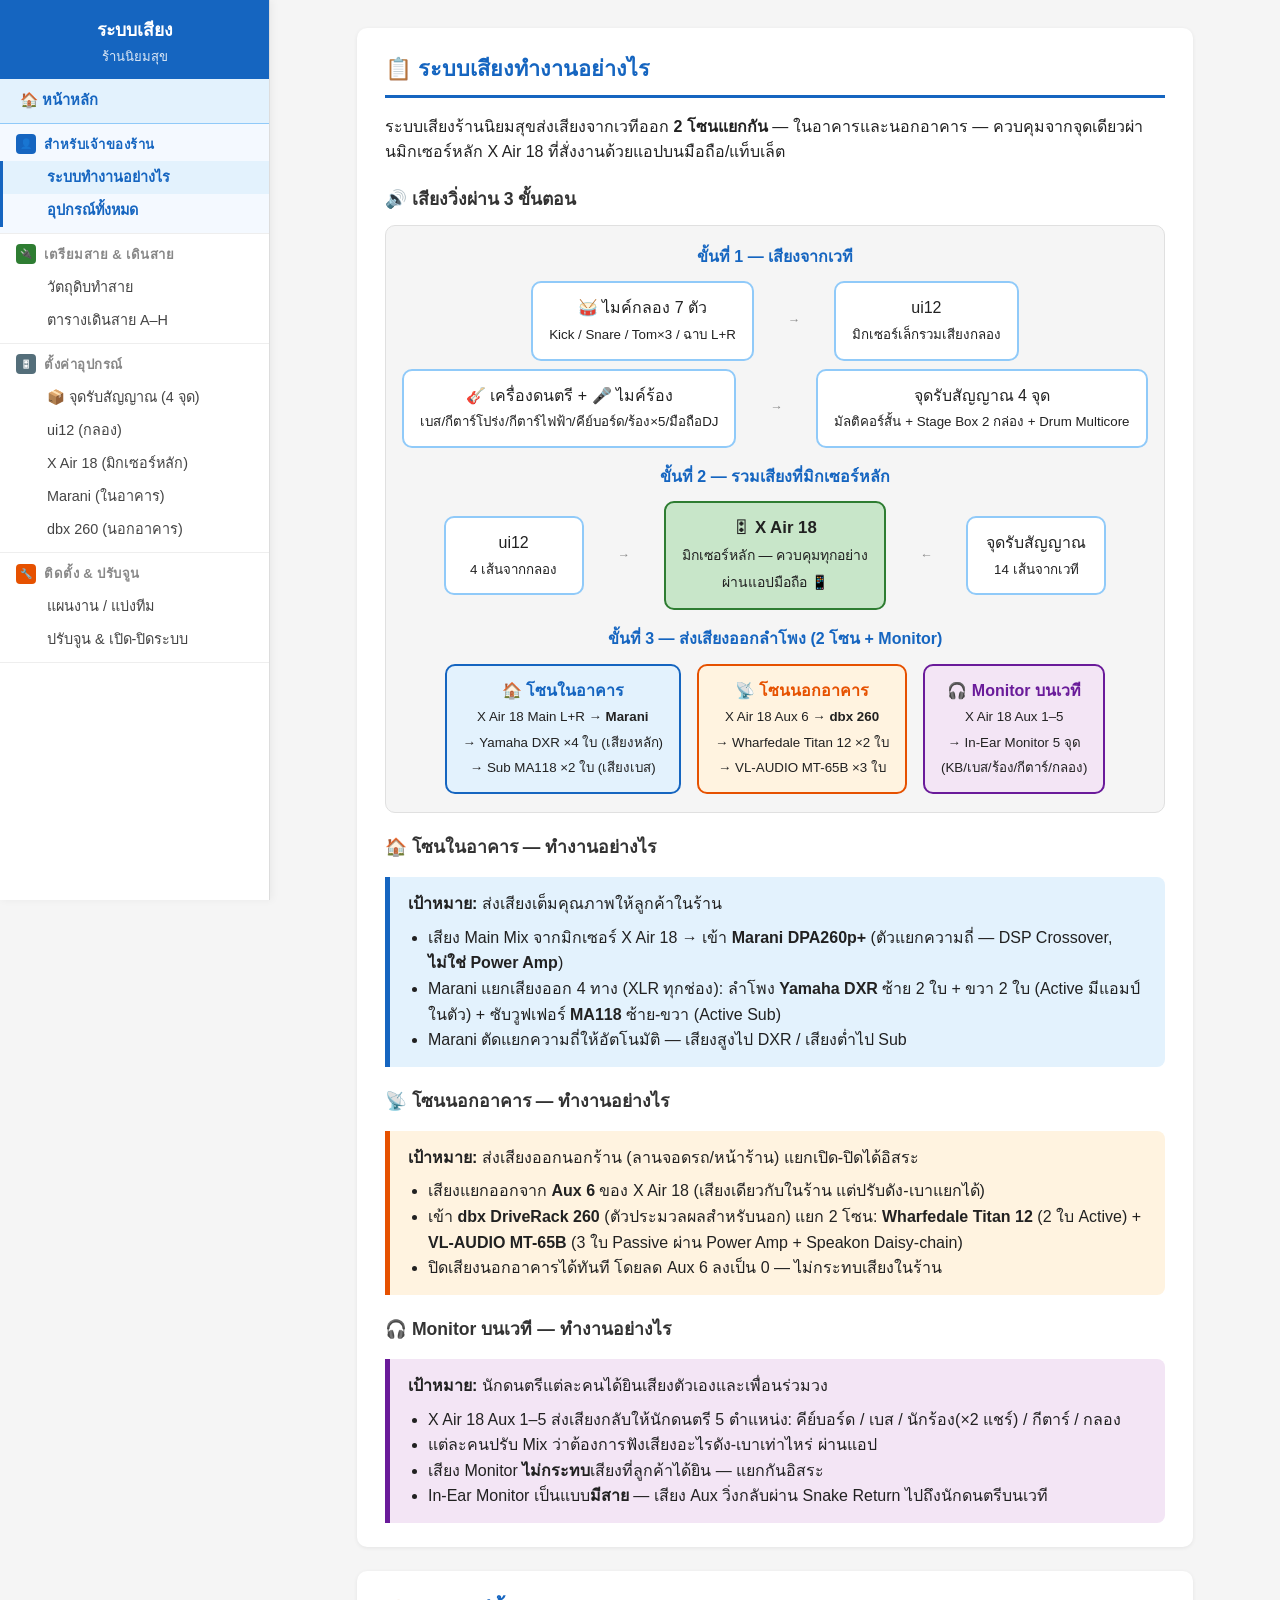
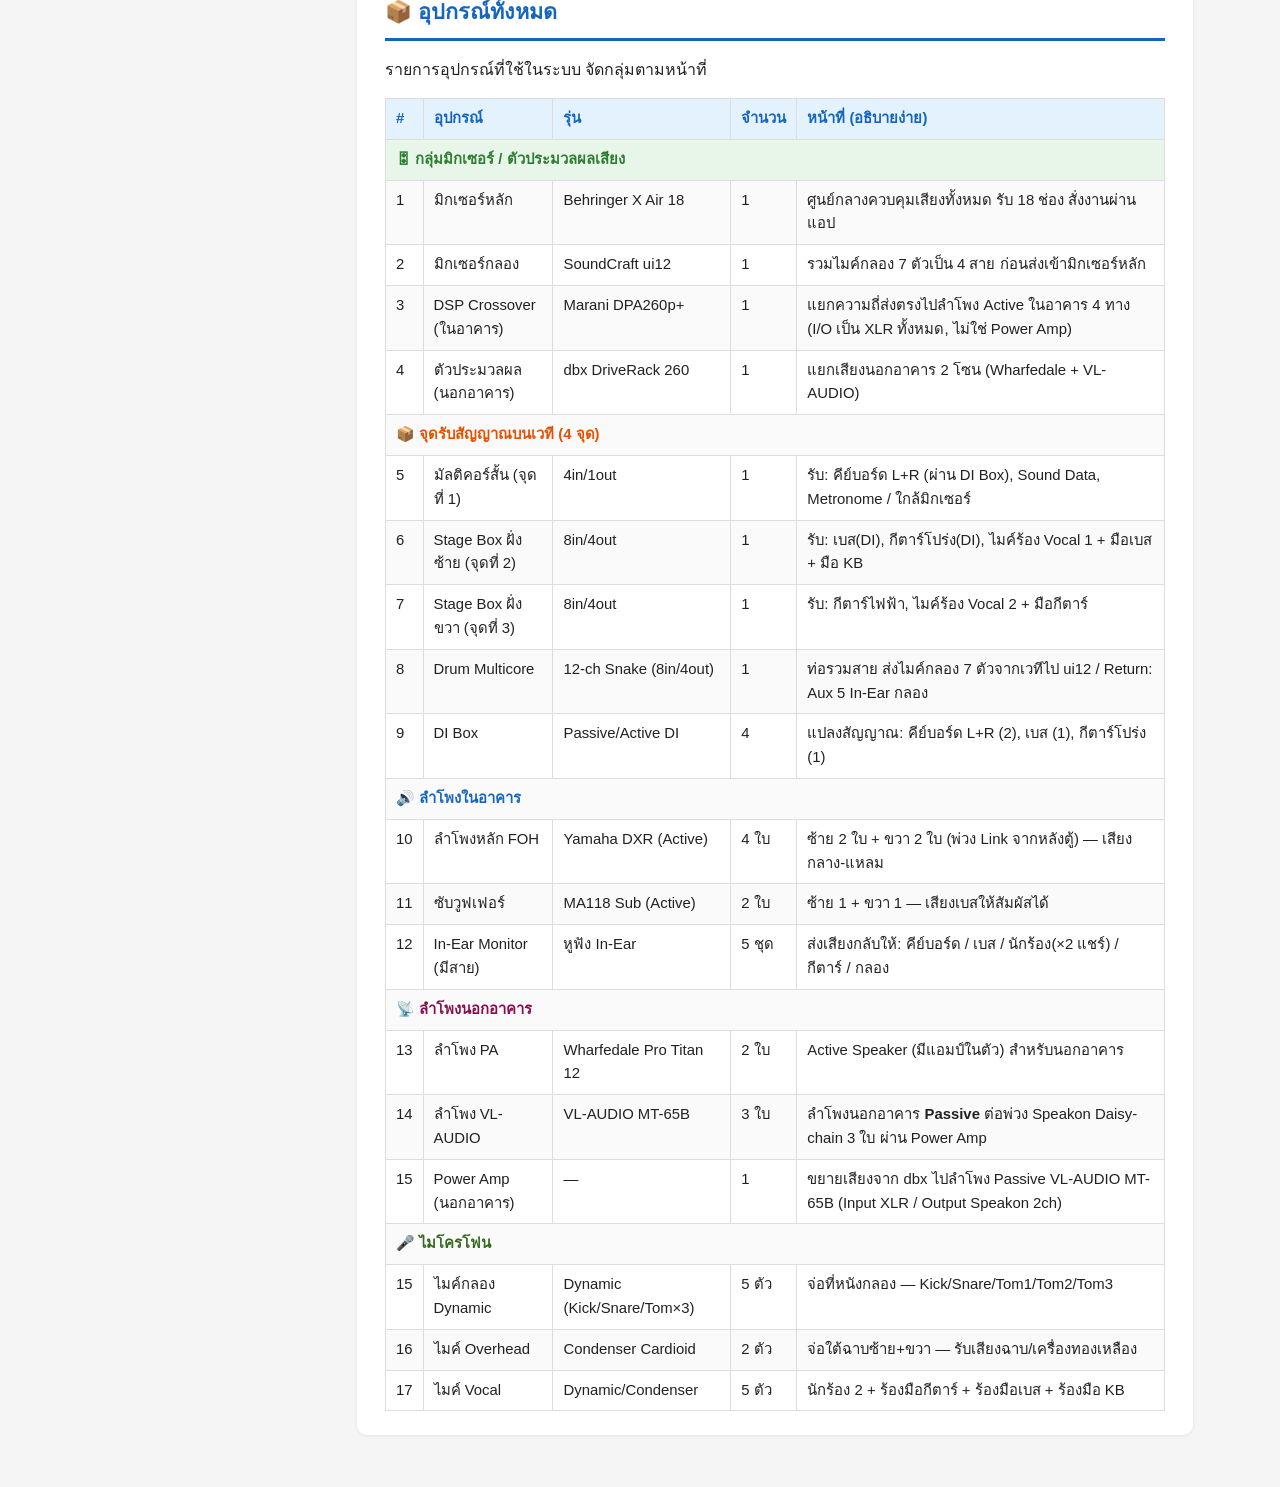
<file: overview.html>
<!DOCTYPE html>
<html lang="th">
<head>
  <meta charset="UTF-8">
  <title>สำหรับเจ้าของร้าน — คู่มือเสียงร้านนิยมสุข</title>
  <link rel="icon" href="data:image/svg+xml,<svg xmlns='http://www.w3.org/2000/svg' viewBox='0 0 100 100'><text y='.9em' font-size='90'>📋</text></svg>">
  <link rel="stylesheet" href="style.css">
</head>
<body>
<div class="layout">
  <nav class="sidebar" id="sidebar">
    <div class="sidebar-header"><h2>ระบบเสียง</h2><div class="shop-name">ร้านนิยมสุข</div></div>
    <div class="sidebar-home"><a href="index.html">🏠 หน้าหลัก</a></div>
    <ul class="sidebar-cat">
      <li class="current">
        <div class="cat-title"><span class="cat-icon c-overview">👤</span> สำหรับเจ้าของร้าน</div>
        <ul class="sidebar-links">
          <li><a href="#overview">ระบบทำงานอย่างไร</a></li>
          <li><a href="#equipment">อุปกรณ์ทั้งหมด</a></li>
        </ul>
      </li>
      <li>
        <div class="cat-title"><span class="cat-icon c-signal">🔌</span> เตรียมสาย &amp; เดินสาย</div>
        <ul class="sidebar-links">
          <li><a href="signal.html">วัตถุดิบทำสาย</a></li>
          <li><a href="signal.html#cables">ตารางเดินสาย A–H</a></li>
        </ul>
      </li>
      <li>
        <div class="cat-title"><span class="cat-icon c-devices">🎛</span> ตั้งค่าอุปกรณ์</div>
        <ul class="sidebar-links">
          <li><a href="devices.html#stagebox">📦 จุดรับสัญญาณ (4 จุด)</a></li>
          <li><a href="devices.html#ui12">ui12 (กลอง)</a></li>
          <li><a href="devices.html#xair">X Air 18 (มิกเซอร์หลัก)</a></li>
          <li><a href="devices.html#marani">Marani (ในอาคาร)</a></li>
          <li><a href="devices.html#dbx">dbx 260 (นอกอาคาร)</a></li>
        </ul>
      </li>
      <li>
        <div class="cat-title"><span class="cat-icon c-install">🔧</span> ติดตั้ง &amp; ปรับจูน</div>
        <ul class="sidebar-links">
          <li><a href="tasks.html">แผนงาน / แบ่งทีม</a></li>
          <li><a href="tasks.html#tuning">ปรับจูน &amp; เปิด-ปิดระบบ</a></li>
        </ul>
      </li>
    </ul>
  </nav>
  <div class="sidebar-overlay" id="sidebarOverlay"></div>
  <button class="sidebar-toggle" id="sidebarToggle">☰</button>

  <div class="page">

    <!-- ═══ ระบบทำงานอย่างไร ═══ -->
    <div class="section" id="overview">
      <h2>📋 ระบบเสียงทำงานอย่างไร</h2>
      <p>ระบบเสียงร้านนิยมสุขส่งเสียงจากเวทีออก <strong>2 โซนแยกกัน</strong> — ในอาคารและนอกอาคาร — ควบคุมจากจุดเดียวผ่านมิกเซอร์หลัก X Air 18 ที่สั่งงานด้วยแอปบนมือถือ/แท็บเล็ต</p>

      <!-- ═══ ภาพรวม 3 ชั้น ═══ -->
      <h3>🔊 เสียงวิ่งผ่าน 3 ขั้นตอน</h3>
      <div class="flow-diagram">
        <p style="text-align:center; margin:0 0 12px; font-weight:600; color:#1565c0;">ขั้นที่ 1 — เสียงจากเวที</p>
        <div class="flow-row">
          <div class="flow-box flow-input">🥁 ไมค์กลอง 7 ตัว<br><small>Kick / Snare / Tom×3 / ฉาบ L+R</small></div>
          <div class="flow-arrow">→</div>
          <div class="flow-box flow-device">ui12<br><small>มิกเซอร์เล็กรวมเสียงกลอง</small></div>
        </div>
        <div class="flow-row" style="margin-top:8px;">
          <div class="flow-box flow-input">🎸 เครื่องดนตรี + 🎤 ไมค์ร้อง<br><small>เบส/กีตาร์โปร่ง/กีตาร์ไฟฟ้า/คีย์บอร์ด/ร้อง×5/มือถือDJ</small></div>
          <div class="flow-arrow">→</div>
          <div class="flow-box flow-device">จุดรับสัญญาณ 4 จุด<br><small>มัลติคอร์สั้น + Stage Box 2 กล่อง + Drum Multicore</small></div>
        </div>
        <p style="text-align:center; margin:16px 0 12px; font-weight:600; color:#1565c0;">ขั้นที่ 2 — รวมเสียงที่มิกเซอร์หลัก</p>
        <div class="flow-row">
          <div class="flow-box flow-device">ui12<br><small>4 เส้นจากกลอง</small></div>
          <div class="flow-arrow">→</div>
          <div class="flow-box flow-device" style="background:#c8e6c9; border:2px solid #2e7d32; font-size:1.05em;">🎛 <strong>X Air 18</strong><br><small>มิกเซอร์หลัก — ควบคุมทุกอย่าง<br>ผ่านแอปมือถือ 📱</small></div>
          <div class="flow-arrow">←</div>
          <div class="flow-box flow-device">จุดรับสัญญาณ<br><small>14 เส้นจากเวที</small></div>
        </div>
        <p style="text-align:center; margin:16px 0 12px; font-weight:600; color:#1565c0;">ขั้นที่ 3 — ส่งเสียงออกลำโพง (2 โซน + Monitor)</p>
        <div class="flow-row" style="flex-wrap: wrap; gap:16px; justify-content: center;">
          <div style="text-align:center;">
            <div style="background:#e3f2fd; border:2px solid #1565c0; border-radius:10px; padding:12px 16px; display:inline-block;">
              <strong style="color:#1565c0;">🏠 โซนในอาคาร</strong><br>
              <small>X Air 18 Main L+R → <strong>Marani</strong></small><br>
              <small>→ Yamaha DXR ×4 ใบ (เสียงหลัก)</small><br>
              <small>→ Sub MA118 ×2 ใบ (เสียงเบส)</small>
            </div>
          </div>
          <div style="text-align:center;">
            <div style="background:#fff3e0; border:2px solid #e65100; border-radius:10px; padding:12px 16px; display:inline-block;">
              <strong style="color:#e65100;">📡 โซนนอกอาคาร</strong><br>
              <small>X Air 18 Aux 6 → <strong>dbx 260</strong></small><br>
              <small>→ Wharfedale Titan 12 ×2 ใบ</small><br>
              <small>→ VL-AUDIO MT-65B ×3 ใบ</small>
            </div>
          </div>
          <div style="text-align:center;">
            <div style="background:#f3e5f5; border:2px solid #6a1b9a; border-radius:10px; padding:12px 16px; display:inline-block;">
              <strong style="color:#6a1b9a;">🎧 Monitor บนเวที</strong><br>
              <small>X Air 18 Aux 1–5</small><br>
              <small>→ In-Ear Monitor 5 จุด</small><br>
              <small>(KB/เบส/ร้อง/กีตาร์/กลอง)</small>
            </div>
          </div>
        </div>
      </div>

      <!-- ═══ อธิบาย 2 โซน ═══ -->
      <h3>🏠 โซนในอาคาร — ทำงานอย่างไร</h3>
      <div class="note-box" style="background:#e3f2fd; border-left-color:#1565c0;">
        <p style="margin:0 0 8px;"><strong>เป้าหมาย:</strong> ส่งเสียงเต็มคุณภาพให้ลูกค้าในร้าน</p>
        <ul style="margin:0;">
          <li>เสียง Main Mix จากมิกเซอร์ X Air 18 → เข้า <strong>Marani DPA260p+</strong> (ตัวแยกความถี่ — DSP Crossover, <strong>ไม่ใช่ Power Amp</strong>)</li>
          <li>Marani แยกเสียงออก 4 ทาง (XLR ทุกช่อง): ลำโพง <strong>Yamaha DXR</strong> ซ้าย 2 ใบ + ขวา 2 ใบ (Active มีแอมป์ในตัว) + ซับวูฟเฟอร์ <strong>MA118</strong> ซ้าย-ขวา (Active Sub)</li></li>
          <li>Marani ตัดแยกความถี่ให้อัตโนมัติ — เสียงสูงไป DXR / เสียงต่ำไป Sub</li>
        </ul>
      </div>

      <h3>📡 โซนนอกอาคาร — ทำงานอย่างไร</h3>
      <div class="note-box" style="background:#fff3e0; border-left-color:#e65100;">
        <p style="margin:0 0 8px;"><strong>เป้าหมาย:</strong> ส่งเสียงออกนอกร้าน (ลานจอดรถ/หน้าร้าน) แยกเปิด-ปิดได้อิสระ</p>
        <ul style="margin:0;">
          <li>เสียงแยกออกจาก <strong>Aux 6</strong> ของ X Air 18 (เสียงเดียวกับในร้าน แต่ปรับดัง-เบาแยกได้)</li>
          <li>เข้า <strong>dbx DriveRack 260</strong> (ตัวประมวลผลสำหรับนอก) แยก 2 โซน: <strong>Wharfedale Titan 12</strong> (2 ใบ Active) + <strong>VL-AUDIO MT-65B</strong> (3 ใบ Passive ผ่าน Power Amp + Speakon Daisy-chain)</li>
          <li>ปิดเสียงนอกอาคารได้ทันที โดยลด Aux 6 ลงเป็น 0 — ไม่กระทบเสียงในร้าน</li>
        </ul>
      </div>

      <h3>🎧 Monitor บนเวที — ทำงานอย่างไร</h3>
      <div class="note-box" style="background:#f3e5f5; border-left-color:#6a1b9a;">
        <p style="margin:0 0 8px;"><strong>เป้าหมาย:</strong> นักดนตรีแต่ละคนได้ยินเสียงตัวเองและเพื่อนร่วมวง</p>
        <ul style="margin:0;">
          <li>X Air 18 Aux 1–5 ส่งเสียงกลับให้นักดนตรี 5 ตำแหน่ง: คีย์บอร์ด / เบส / นักร้อง(×2 แชร์) / กีตาร์ / กลอง</li>
          <li>แต่ละคนปรับ Mix ว่าต้องการฟังเสียงอะไรดัง-เบาเท่าไหร่ ผ่านแอป</li>
          <li>เสียง Monitor <strong>ไม่กระทบ</strong>เสียงที่ลูกค้าได้ยิน — แยกกันอิสระ</li>
          <li>In-Ear Monitor เป็นแบบ<strong>มีสาย</strong> — เสียง Aux วิ่งกลับผ่าน Snake Return ไปถึงนักดนตรีบนเวที</li>
        </ul>
      </div>
    </div>

    <!-- ═══ อุปกรณ์ทั้งหมด ═══ -->
    <div class="section" id="equipment">
      <h2>📦 อุปกรณ์ทั้งหมด</h2>
      <p>รายการอุปกรณ์ที่ใช้ในระบบ จัดกลุ่มตามหน้าที่</p>

      <table>
        <thead><tr><th>#</th><th>อุปกรณ์</th><th>รุ่น</th><th>จำนวน</th><th>หน้าที่ (อธิบายง่าย)</th></tr></thead>
        <tbody>
          <tr style="background:#e8f5e9;"><td colspan="5" style="font-weight:700;color:#2e7d32;">🎛 กลุ่มมิกเซอร์ / ตัวประมวลผลเสียง</td></tr>
          <tr><td>1</td><td>มิกเซอร์หลัก</td><td>Behringer X Air 18</td><td>1</td><td>ศูนย์กลางควบคุมเสียงทั้งหมด รับ 18 ช่อง สั่งงานผ่านแอป</td></tr>
          <tr><td>2</td><td>มิกเซอร์กลอง</td><td>SoundCraft ui12</td><td>1</td><td>รวมไมค์กลอง 7 ตัวเป็น 4 สาย ก่อนส่งเข้ามิกเซอร์หลัก</td></tr>
          <tr><td>3</td><td>DSP Crossover (ในอาคาร)</td><td>Marani DPA260p+</td><td>1</td><td>แยกความถี่ส่งตรงไปลำโพง Active ในอาคาร 4 ทาง (I/O เป็น XLR ทั้งหมด, ไม่ใช่ Power Amp)</td></tr>
          <tr><td>4</td><td>ตัวประมวลผล (นอกอาคาร)</td><td>dbx DriveRack 260</td><td>1</td><td>แยกเสียงนอกอาคาร 2 โซน (Wharfedale + VL-AUDIO)</td></tr>
          <tr style="background:#fff3e0;"><td colspan="5" style="font-weight:700;color:#e65100;">📦 จุดรับสัญญาณบนเวที (4 จุด)</td></tr>
          <tr><td>5</td><td>มัลติคอร์สั้น (จุดที่ 1)</td><td>4in/1out</td><td>1</td><td>รับ: คีย์บอร์ด L+R (ผ่าน DI Box), Sound Data, Metronome / ใกล้มิกเซอร์</td></tr>
          <tr><td>6</td><td>Stage Box ฝั่งซ้าย (จุดที่ 2)</td><td>8in/4out</td><td>1</td><td>รับ: เบส(DI), กีตาร์โปร่ง(DI), ไมค์ร้อง Vocal 1 + มือเบส + มือ KB</td></tr>
          <tr><td>7</td><td>Stage Box ฝั่งขวา (จุดที่ 3)</td><td>8in/4out</td><td>1</td><td>รับ: กีตาร์ไฟฟ้า, ไมค์ร้อง Vocal 2 + มือกีตาร์</td></tr>
          <tr><td>8</td><td>Drum Multicore</td><td>12-ch Snake (8in/4out)</td><td>1</td><td>ท่อรวมสาย ส่งไมค์กลอง 7 ตัวจากเวทีไป ui12 / Return: Aux 5 In-Ear กลอง</td></tr>
          <tr><td>9</td><td>DI Box</td><td>Passive/Active DI</td><td>4</td><td>แปลงสัญญาณ: คีย์บอร์ด L+R (2), เบส (1), กีตาร์โปร่ง (1)</td></tr>
          <tr style="background:#e3f2fd;"><td colspan="5" style="font-weight:700;color:#1565c0;">🔊 ลำโพงในอาคาร</td></tr>
          <tr><td>10</td><td>ลำโพงหลัก FOH</td><td>Yamaha DXR (Active)</td><td>4 ใบ</td><td>ซ้าย 2 ใบ + ขวา 2 ใบ (พ่วง Link จากหลังตู้) — เสียงกลาง-แหลม</td></tr>
          <tr><td>11</td><td>ซับวูฟเฟอร์</td><td>MA118 Sub (Active)</td><td>2 ใบ</td><td>ซ้าย 1 + ขวา 1 — เสียงเบสให้สัมผัสได้</td></tr>
          <tr><td>12</td><td>In-Ear Monitor (มีสาย)</td><td>หูฟัง In-Ear</td><td>5 ชุด</td><td>ส่งเสียงกลับให้: คีย์บอร์ด / เบส / นักร้อง(×2 แชร์) / กีตาร์ / กลอง</td></tr>
          <tr style="background:#fce4ec;"><td colspan="5" style="font-weight:700;color:#880e4f;">📡 ลำโพงนอกอาคาร</td></tr>
          <tr><td>13</td><td>ลำโพง PA</td><td>Wharfedale Pro Titan 12</td><td>2 ใบ</td><td>Active Speaker (มีแอมป์ในตัว) สำหรับนอกอาคาร</td></tr>
          <tr><td>14</td><td>ลำโพง VL-AUDIO</td><td>VL-AUDIO MT-65B</td><td>3 ใบ</td><td>ลำโพงนอกอาคาร <strong>Passive</strong> ต่อพ่วง Speakon Daisy-chain 3 ใบ ผ่าน Power Amp</td></tr>
          <tr><td>15</td><td>Power Amp (นอกอาคาร)</td><td>—</td><td>1</td><td>ขยายเสียงจาก dbx ไปลำโพง Passive VL-AUDIO MT-65B (Input XLR / Output Speakon 2ch)</td></tr>
          <tr style="background:#f1f8e9;"><td colspan="5" style="font-weight:700;color:#33691e;">🎤 ไมโครโฟน</td></tr>
          <tr><td>15</td><td>ไมค์กลอง Dynamic</td><td>Dynamic (Kick/Snare/Tom×3)</td><td>5 ตัว</td><td>จ่อที่หนังกลอง — Kick/Snare/Tom1/Tom2/Tom3</td></tr>
          <tr><td>16</td><td>ไมค์ Overhead</td><td>Condenser Cardioid</td><td>2 ตัว</td><td>จ่อใต้ฉาบซ้าย+ขวา — รับเสียงฉาบ/เครื่องทองเหลือง</td></tr>
          <tr><td>17</td><td>ไมค์ Vocal</td><td>Dynamic/Condenser</td><td>5 ตัว</td><td>นักร้อง 2 + ร้องมือกีตาร์ + ร้องมือเบส + ร้องมือ KB</td></tr>
        </tbody>
      </table>
    </div>

  </div>
</div>
<script>
const sidebar = document.getElementById('sidebar');
const toggle  = document.getElementById('sidebarToggle');
const overlay = document.getElementById('sidebarOverlay');
toggle.addEventListener('click',()=>{ sidebar.classList.toggle('open'); overlay.classList.toggle('show'); });
overlay.addEventListener('click',()=>{ sidebar.classList.remove('open'); overlay.classList.remove('show'); });
const sections = document.querySelectorAll('.section');
const catItems = document.querySelectorAll('.sidebar-cat > li.current .sidebar-links a');
window.addEventListener('scroll', () => {
  let cur = '';
  sections.forEach(s => { if (window.scrollY >= s.offsetTop - 80) cur = s.id; });
  catItems.forEach(a => { a.classList.toggle('active', a.getAttribute('href') === '#' + cur); });
});
</script>
</body>
</html>
</file>
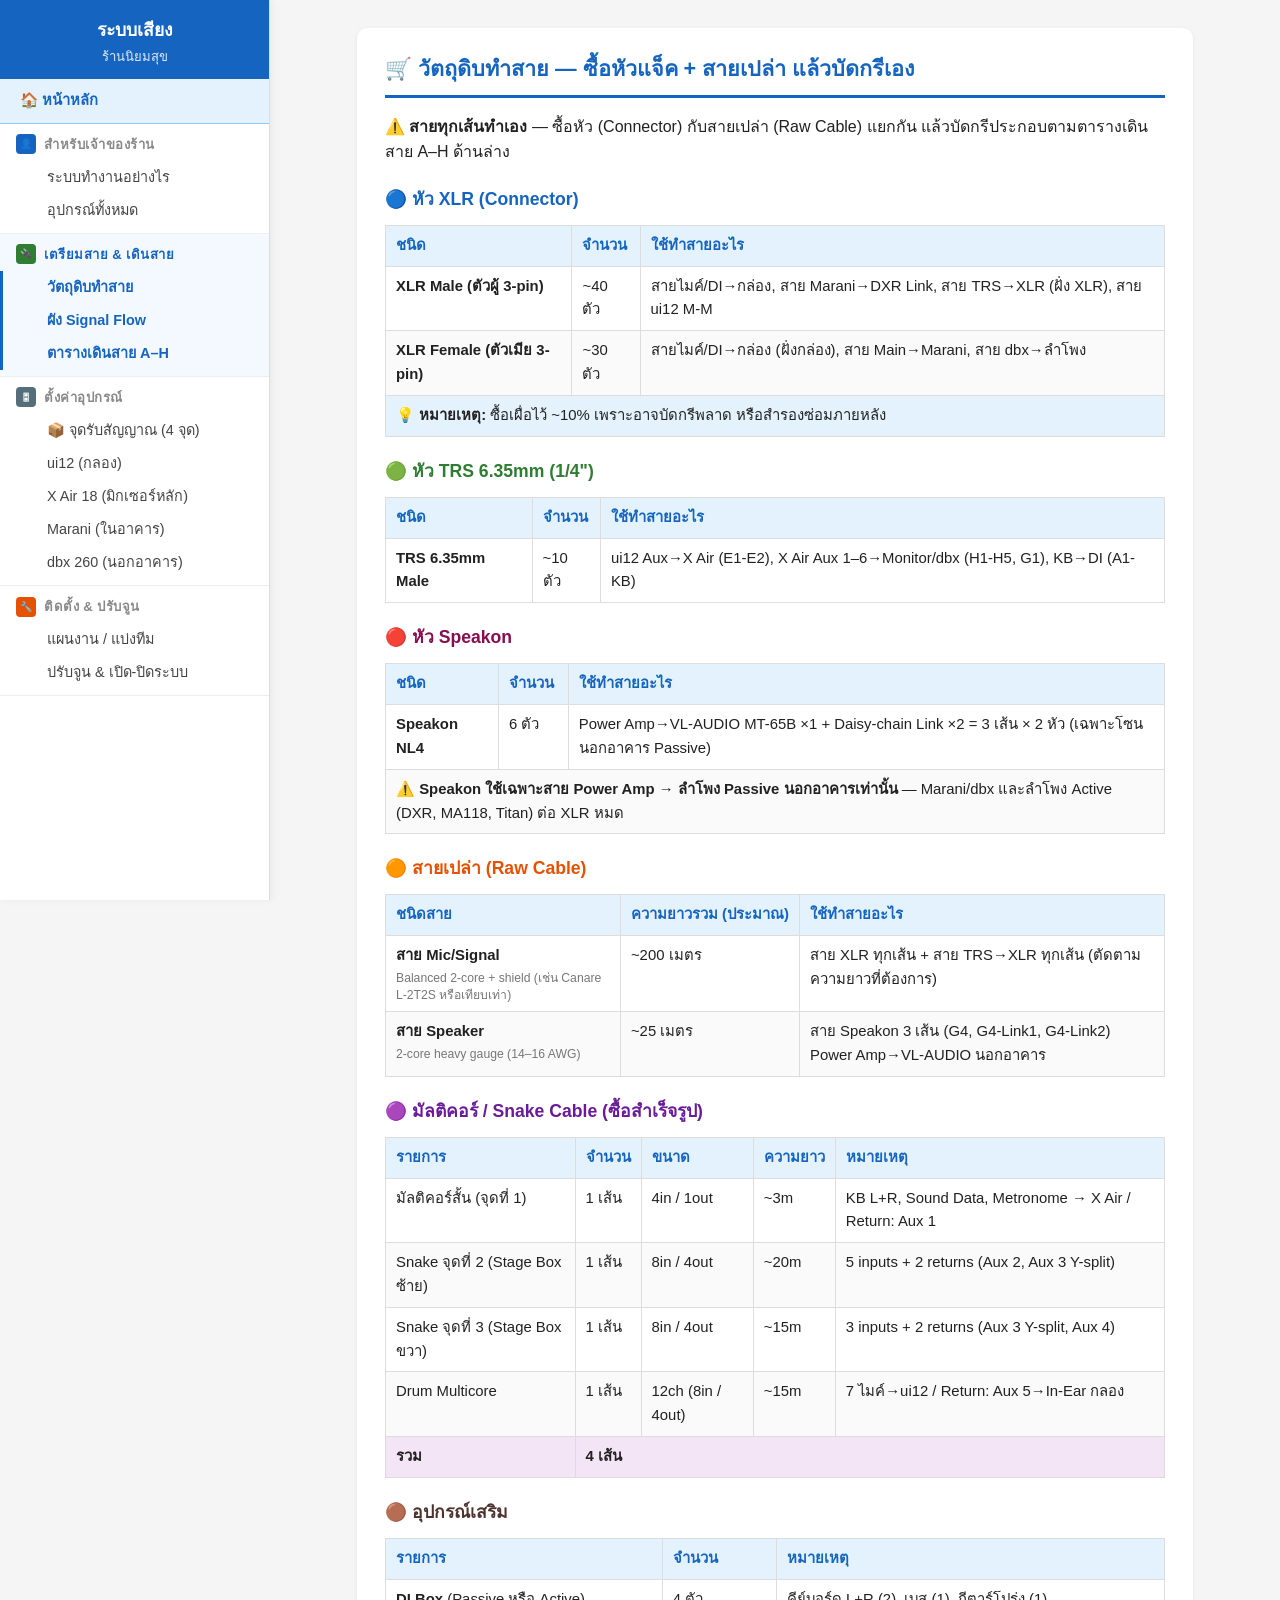
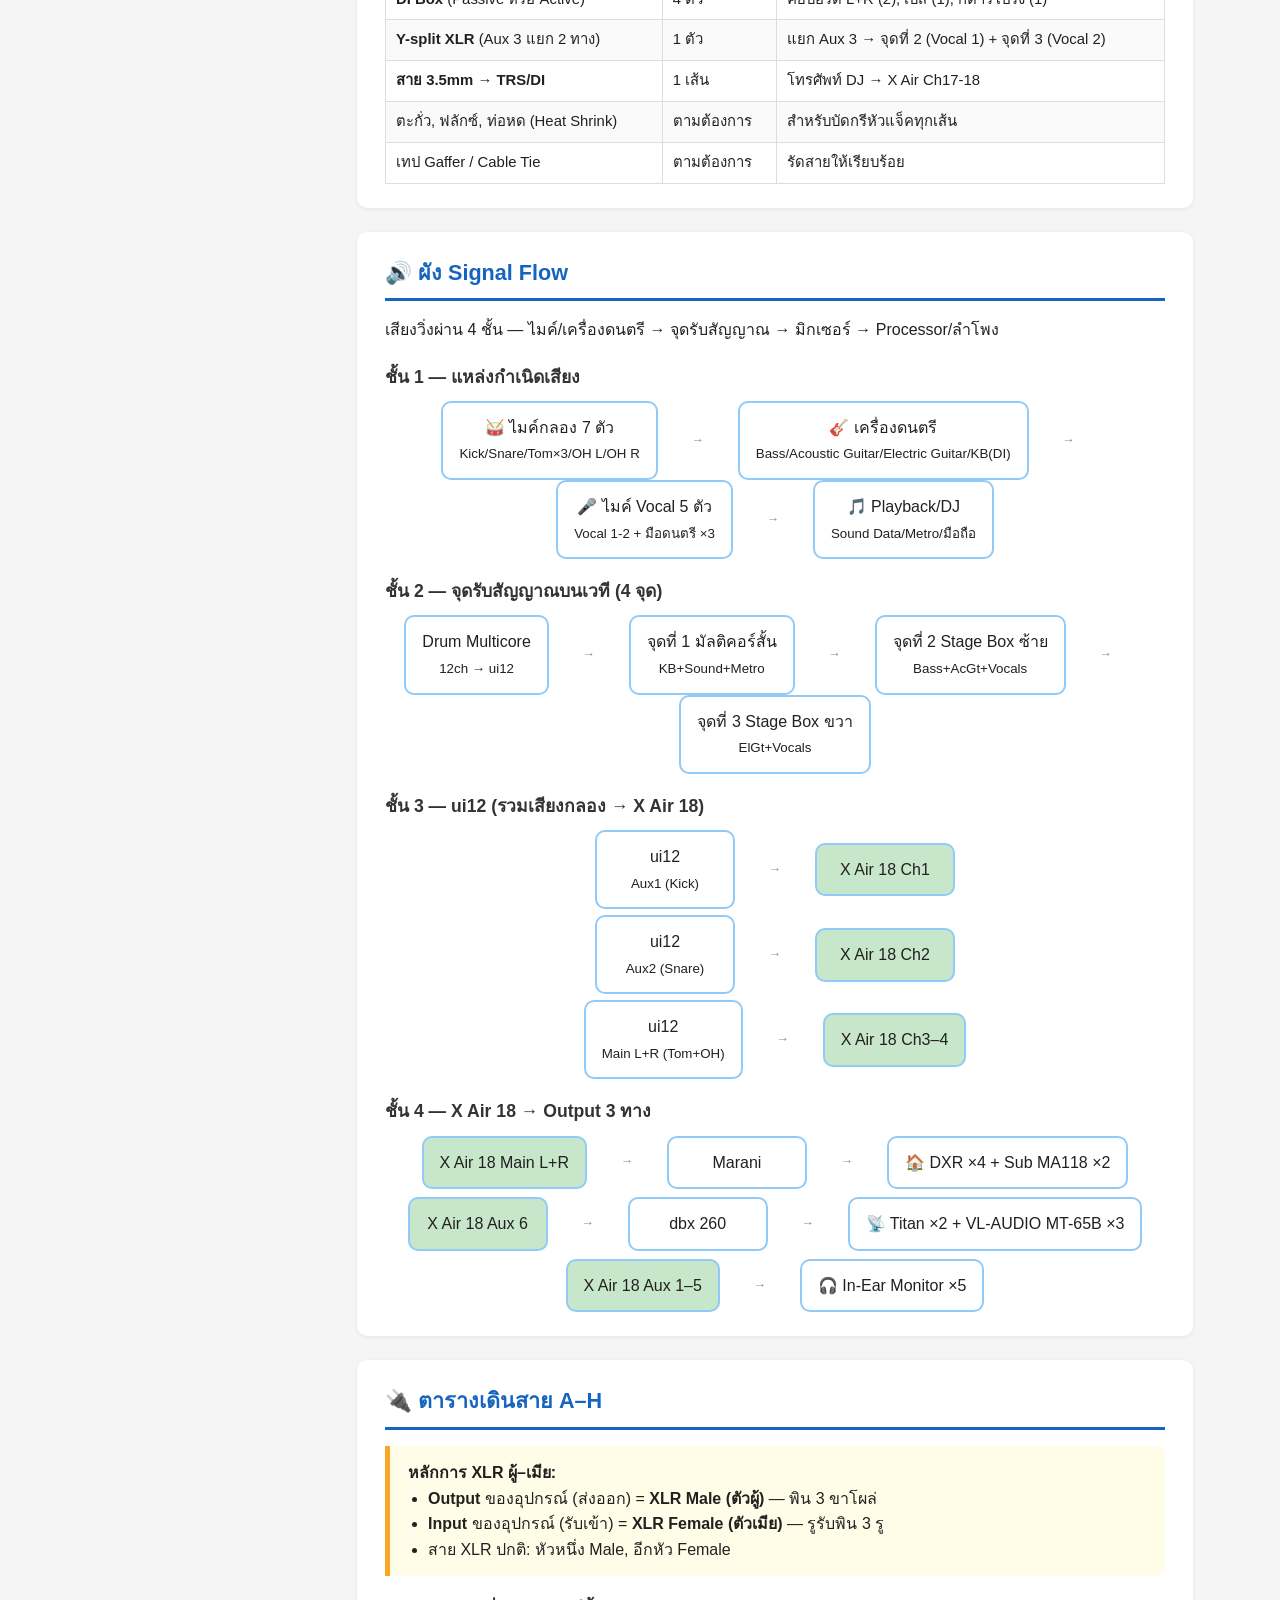
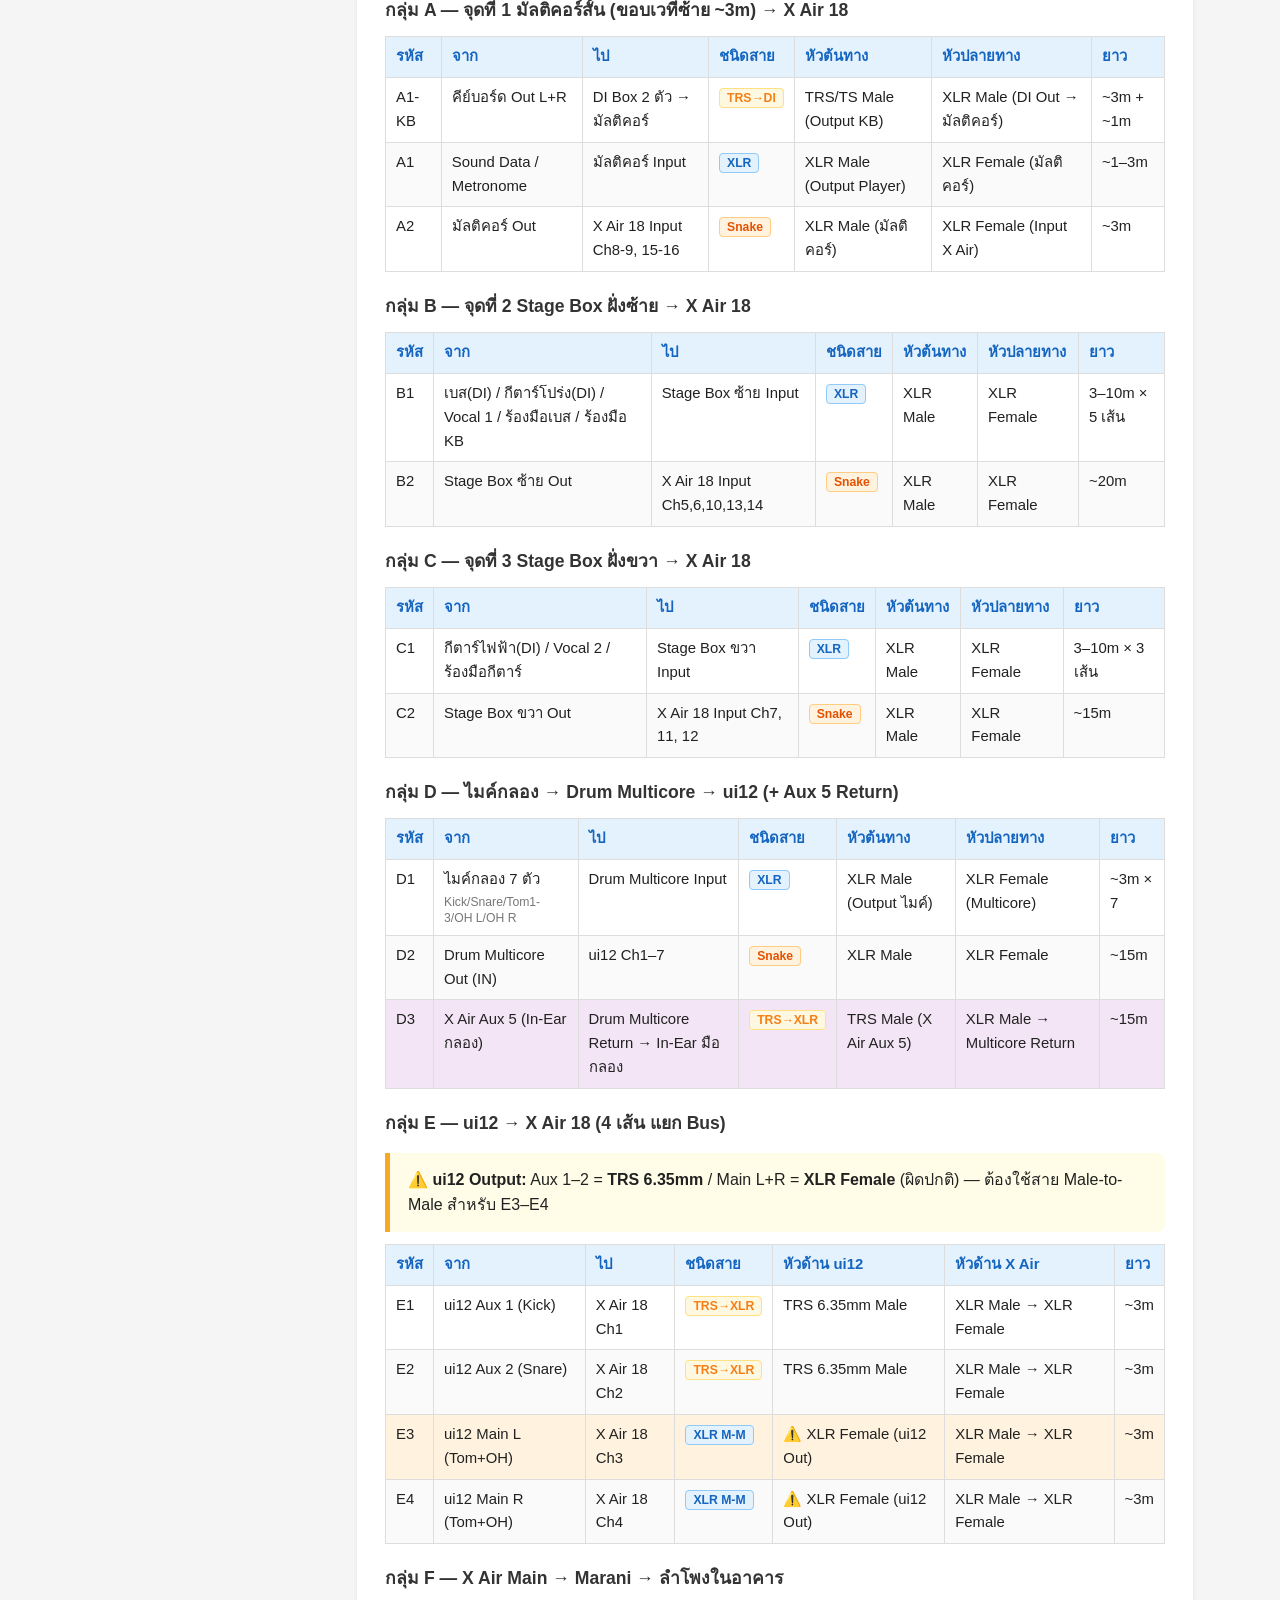
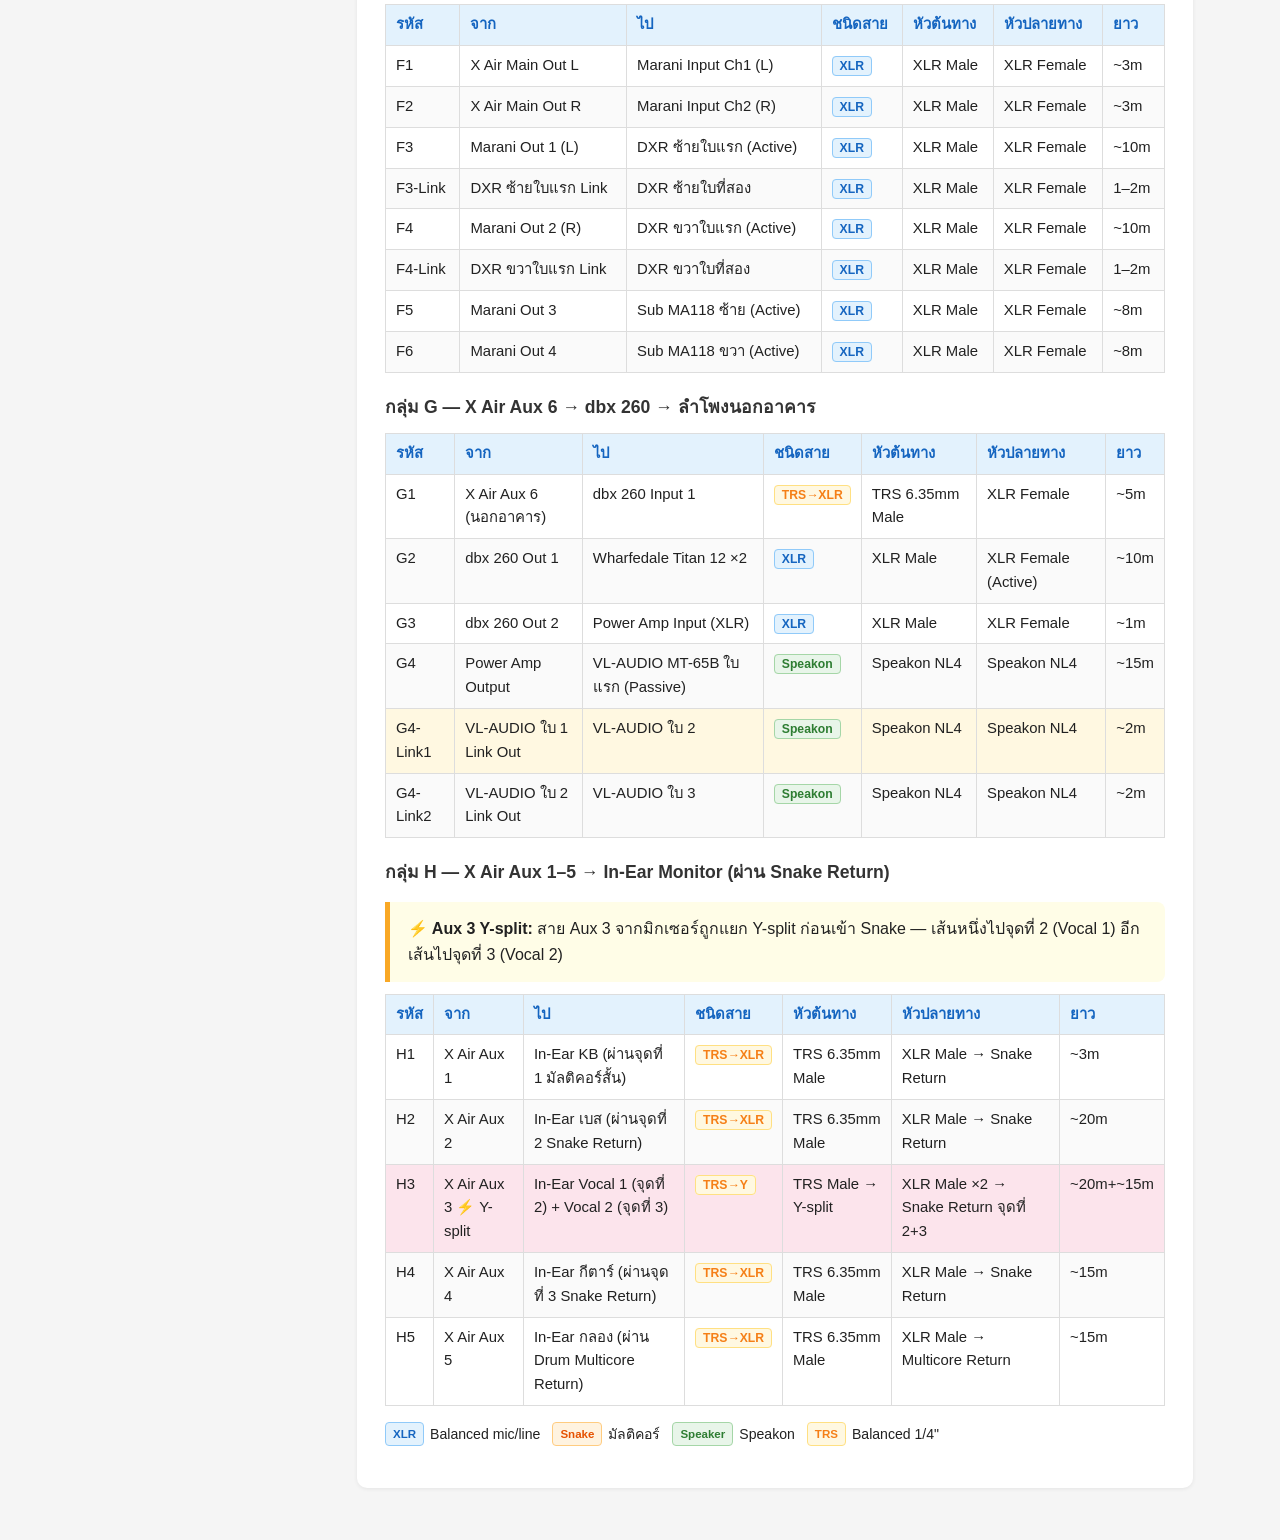
<file: signal.html>
<!DOCTYPE html>
<html lang="th">
<head>
  <meta charset="UTF-8">
  <title>เตรียมสาย & เดินสาย — คู่มือเสียงร้านนิยมสุข</title>
  <link rel="icon" href="data:image/svg+xml,<svg xmlns='http://www.w3.org/2000/svg' viewBox='0 0 100 100'><text y='.9em' font-size='90'>🔌</text></svg>">
  <link rel="stylesheet" href="style.css">
</head>
<body>
<div class="layout">
  <nav class="sidebar" id="sidebar">
    <div class="sidebar-header"><h2>ระบบเสียง</h2><div class="shop-name">ร้านนิยมสุข</div></div>
    <div class="sidebar-home"><a href="index.html">🏠 หน้าหลัก</a></div>
    <ul class="sidebar-cat">
      <li>
        <div class="cat-title"><span class="cat-icon c-overview">👤</span> สำหรับเจ้าของร้าน</div>
        <ul class="sidebar-links">
          <li><a href="overview.html">ระบบทำงานอย่างไร</a></li>
          <li><a href="overview.html#equipment">อุปกรณ์ทั้งหมด</a></li>
        </ul>
      </li>
      <li class="current">
        <div class="cat-title"><span class="cat-icon c-signal">🔌</span> เตรียมสาย &amp; เดินสาย</div>
        <ul class="sidebar-links">
          <li><a href="#shopping">วัตถุดิบทำสาย</a></li>
          <li><a href="#flow">ผัง Signal Flow</a></li>
          <li><a href="#cables">ตารางเดินสาย A–H</a></li>
        </ul>
      </li>
      <li>
        <div class="cat-title"><span class="cat-icon c-devices">🎛</span> ตั้งค่าอุปกรณ์</div>
        <ul class="sidebar-links">
          <li><a href="devices.html#stagebox">📦 จุดรับสัญญาณ (4 จุด)</a></li>
          <li><a href="devices.html#ui12">ui12 (กลอง)</a></li>
          <li><a href="devices.html#xair">X Air 18 (มิกเซอร์หลัก)</a></li>
          <li><a href="devices.html#marani">Marani (ในอาคาร)</a></li>
          <li><a href="devices.html#dbx">dbx 260 (นอกอาคาร)</a></li>
        </ul>
      </li>
      <li>
        <div class="cat-title"><span class="cat-icon c-install">🔧</span> ติดตั้ง &amp; ปรับจูน</div>
        <ul class="sidebar-links">
          <li><a href="tasks.html">แผนงาน / แบ่งทีม</a></li>
          <li><a href="tasks.html#tuning">ปรับจูน &amp; เปิด-ปิดระบบ</a></li>
        </ul>
      </li>
    </ul>
  </nav>
  <div class="sidebar-overlay" id="sidebarOverlay"></div>
  <button class="sidebar-toggle" id="sidebarToggle">☰</button>

  <div class="page">

    <!-- ═══ วัตถุดิบทำสาย (Shopping List) ═══ -->
    <div class="section" id="shopping">
      <h2>🛒 วัตถุดิบทำสาย — ซื้อหัวแจ็ค + สายเปล่า แล้วบัดกรีเอง</h2>
      <p><strong>⚠️ สายทุกเส้นทำเอง</strong> — ซื้อหัว (Connector) กับสายเปล่า (Raw Cable) แยกกัน แล้วบัดกรีประกอบตามตารางเดินสาย A–H ด้านล่าง</p>

      <h3 style="color:#1565c0;">🔵 หัว XLR (Connector)</h3>
      <table>
        <thead><tr><th>ชนิด</th><th>จำนวน</th><th>ใช้ทำสายอะไร</th></tr></thead>
        <tbody>
          <tr><td><strong>XLR Male (ตัวผู้ 3-pin)</strong></td><td>~40 ตัว</td><td>สายไมค์/DI→กล่อง, สาย Marani→DXR Link, สาย TRS→XLR (ฝั่ง XLR), สาย ui12 M-M</td></tr>
          <tr><td><strong>XLR Female (ตัวเมีย 3-pin)</strong></td><td>~30 ตัว</td><td>สายไมค์/DI→กล่อง (ฝั่งกล่อง), สาย Main→Marani, สาย dbx→ลำโพง</td></tr>
          <tr style="background:#e3f2fd;"><td colspan="3"><strong>💡 หมายเหตุ:</strong> ซื้อเผื่อไว้ ~10% เพราะอาจบัดกรีพลาด หรือสำรองซ่อมภายหลัง</td></tr>
        </tbody>
      </table>

      <h3 style="color:#2e7d32;">🟢 หัว TRS 6.35mm (1/4")</h3>
      <table>
        <thead><tr><th>ชนิด</th><th>จำนวน</th><th>ใช้ทำสายอะไร</th></tr></thead>
        <tbody>
          <tr><td><strong>TRS 6.35mm Male</strong></td><td>~10 ตัว</td><td>ui12 Aux→X Air (E1-E2), X Air Aux 1–6→Monitor/dbx (H1-H5, G1), KB→DI (A1-KB)</td></tr>
        </tbody>
      </table>

      <h3 style="color:#880e4f;">🔴 หัว Speakon</h3>
      <table>
        <thead><tr><th>ชนิด</th><th>จำนวน</th><th>ใช้ทำสายอะไร</th></tr></thead>
        <tbody>
          <tr><td><strong>Speakon NL4</strong></td><td>6 ตัว</td><td>Power Amp→VL-AUDIO MT-65B ×1 + Daisy-chain Link ×2 = 3 เส้น × 2 หัว (เฉพาะโซนนอกอาคาร Passive)</td></tr>
          <tr style="background:#fce4ec;"><td colspan="3">⚠️ <strong>Speakon ใช้เฉพาะสาย Power Amp → ลำโพง Passive นอกอาคารเท่านั้น</strong> — Marani/dbx และลำโพง Active (DXR, MA118, Titan) ต่อ XLR หมด</td></tr>
        </tbody>
      </table>

      <h3 style="color:#e65100;">🟠 สายเปล่า (Raw Cable)</h3>
      <table>
        <thead><tr><th>ชนิดสาย</th><th>ความยาวรวม (ประมาณ)</th><th>ใช้ทำสายอะไร</th></tr></thead>
        <tbody>
          <tr><td><strong>สาย Mic/Signal</strong><br><small>Balanced 2-core + shield (เช่น Canare L-2T2S หรือเทียบเท่า)</small></td><td>~200 เมตร</td><td>สาย XLR ทุกเส้น + สาย TRS→XLR ทุกเส้น (ตัดตามความยาวที่ต้องการ)</td></tr>
          <tr><td><strong>สาย Speaker</strong><br><small>2-core heavy gauge (14–16 AWG)</small></td><td>~25 เมตร</td><td>สาย Speakon 3 เส้น (G4, G4-Link1, G4-Link2) Power Amp→VL-AUDIO นอกอาคาร</td></tr>
        </tbody>
      </table>

      <h3 style="color:#6a1b9a;">🟣 มัลติคอร์ / Snake Cable (ซื้อสำเร็จรูป)</h3>
      <table>
        <thead><tr><th>รายการ</th><th>จำนวน</th><th>ขนาด</th><th>ความยาว</th><th>หมายเหตุ</th></tr></thead>
        <tbody>
          <tr><td>มัลติคอร์สั้น (จุดที่ 1)</td><td>1 เส้น</td><td>4in / 1out</td><td>~3m</td><td>KB L+R, Sound Data, Metronome → X Air / Return: Aux 1</td></tr>
          <tr><td>Snake จุดที่ 2 (Stage Box ซ้าย)</td><td>1 เส้น</td><td>8in / 4out</td><td>~20m</td><td>5 inputs + 2 returns (Aux 2, Aux 3 Y-split)</td></tr>
          <tr><td>Snake จุดที่ 3 (Stage Box ขวา)</td><td>1 เส้น</td><td>8in / 4out</td><td>~15m</td><td>3 inputs + 2 returns (Aux 3 Y-split, Aux 4)</td></tr>
          <tr><td>Drum Multicore</td><td>1 เส้น</td><td>12ch (8in / 4out)</td><td>~15m</td><td>7 ไมค์→ui12 / Return: Aux 5→In-Ear กลอง</td></tr>
          <tr style="background:#f3e5f5;"><td><strong>รวม</strong></td><td colspan="4"><strong>4 เส้น</strong></td></tr>
        </tbody>
      </table>

      <h3 style="color:#4e342e;">🟤 อุปกรณ์เสริม</h3>
      <table>
        <thead><tr><th>รายการ</th><th>จำนวน</th><th>หมายเหตุ</th></tr></thead>
        <tbody>
          <tr><td><strong>DI Box</strong> (Passive หรือ Active)</td><td>4 ตัว</td><td>คีย์บอร์ด L+R (2), เบส (1), กีตาร์โปร่ง (1)</td></tr>
          <tr><td><strong>Y-split XLR</strong> (Aux 3 แยก 2 ทาง)</td><td>1 ตัว</td><td>แยก Aux 3 → จุดที่ 2 (Vocal 1) + จุดที่ 3 (Vocal 2)</td></tr>
          <tr><td><strong>สาย 3.5mm → TRS/DI</strong></td><td>1 เส้น</td><td>โทรศัพท์ DJ → X Air Ch17-18</td></tr>
          <tr><td>ตะกั่ว, ฟลักซ์, ท่อหด (Heat Shrink)</td><td>ตามต้องการ</td><td>สำหรับบัดกรีหัวแจ็คทุกเส้น</td></tr>
          <tr><td>เทป Gaffer / Cable Tie</td><td>ตามต้องการ</td><td>รัดสายให้เรียบร้อย</td></tr>
        </tbody>
      </table>
    </div>

    <!-- ═══ ผัง Signal Flow ═══ -->
    <div class="section" id="flow">
      <h2>🔊 ผัง Signal Flow</h2>
      <p>เสียงวิ่งผ่าน 4 ชั้น — ไมค์/เครื่องดนตรี → จุดรับสัญญาณ → มิกเซอร์ → Processor/ลำโพง</p>

      <h3>ชั้น 1 — แหล่งกำเนิดเสียง</h3>
      <div class="flow-row">
        <div class="flow-box flow-input">🥁 ไมค์กลอง 7 ตัว<br><small>Kick/Snare/Tom×3/OH L/OH R</small></div>
        <div class="flow-arrow">→</div>
        <div class="flow-box flow-input">🎸 เครื่องดนตรี<br><small>Bass/Acoustic Guitar/Electric Guitar/KB(DI)</small></div>
        <div class="flow-arrow">→</div>
        <div class="flow-box flow-input">🎤 ไมค์ Vocal 5 ตัว<br><small>Vocal 1-2 + มือดนตรี ×3</small></div>
        <div class="flow-arrow">→</div>
        <div class="flow-box flow-input">🎵 Playback/DJ<br><small>Sound Data/Metro/มือถือ</small></div>
      </div>

      <h3 style="margin-top:18px;">ชั้น 2 — จุดรับสัญญาณบนเวที (4 จุด)</h3>
      <div class="flow-row">
        <div class="flow-box flow-device">Drum Multicore<br><small>12ch → ui12</small></div>
        <div class="flow-arrow">→</div>
        <div class="flow-box flow-device">จุดที่ 1 มัลติคอร์สั้น<br><small>KB+Sound+Metro</small></div>
        <div class="flow-arrow">→</div>
        <div class="flow-box flow-device">จุดที่ 2 Stage Box ซ้าย<br><small>Bass+AcGt+Vocals</small></div>
        <div class="flow-arrow">→</div>
        <div class="flow-box flow-device">จุดที่ 3 Stage Box ขวา<br><small>ElGt+Vocals</small></div>
      </div>

      <h3 style="margin-top:18px;">ชั้น 3 — ui12 (รวมเสียงกลอง → X Air 18)</h3>
      <div class="flow-row">
        <div class="flow-box flow-device">ui12<br><small>Aux1 (Kick)</small></div>
        <div class="flow-arrow">→</div>
        <div class="flow-box flow-device" style="background:#c8e6c9;">X Air 18 Ch1</div>
      </div>
      <div class="flow-row" style="margin-top:6px;">
        <div class="flow-box flow-device">ui12<br><small>Aux2 (Snare)</small></div>
        <div class="flow-arrow">→</div>
        <div class="flow-box flow-device" style="background:#c8e6c9;">X Air 18 Ch2</div>
      </div>
      <div class="flow-row" style="margin-top:6px;">
        <div class="flow-box flow-device">ui12<br><small>Main L+R (Tom+OH)</small></div>
        <div class="flow-arrow">→</div>
        <div class="flow-box flow-device" style="background:#c8e6c9;">X Air 18 Ch3–4</div>
      </div>

      <h3 style="margin-top:18px;">ชั้น 4 — X Air 18 → Output 3 ทาง</h3>
      <div class="flow-row">
        <div class="flow-box flow-device" style="background:#c8e6c9;">X Air 18 Main L+R</div>
        <div class="flow-arrow">→</div>
        <div class="flow-box flow-device">Marani</div>
        <div class="flow-arrow">→</div>
        <div class="flow-box flow-output">🏠 DXR ×4 + Sub MA118 ×2</div>
      </div>
      <div class="flow-row" style="margin-top:8px;">
        <div class="flow-box flow-device" style="background:#c8e6c9;">X Air 18 Aux 6</div>
        <div class="flow-arrow">→</div>
        <div class="flow-box flow-device">dbx 260</div>
        <div class="flow-arrow">→</div>
        <div class="flow-box flow-output">📡 Titan ×2 + VL-AUDIO MT-65B ×3</div>
      </div>
      <div class="flow-row" style="margin-top:8px;">
        <div class="flow-box flow-device" style="background:#c8e6c9;">X Air 18 Aux 1–5</div>
        <div class="flow-arrow">→</div>
        <div class="flow-box flow-output">🎧 In-Ear Monitor ×5</div>
      </div>
    </div>

    <!-- ═══ ตารางเดินสาย A–H ═══ -->
    <div class="section" id="cables">
      <h2>🔌 ตารางเดินสาย A–H</h2>

      <div class="note-box" style="margin-bottom:16px;">
        <strong>หลักการ XLR ผู้–เมีย:</strong>
        <ul>
          <li><strong>Output</strong> ของอุปกรณ์ (ส่งออก) = <strong>XLR Male (ตัวผู้)</strong> — พิน 3 ขาโผล่</li>
          <li><strong>Input</strong> ของอุปกรณ์ (รับเข้า) = <strong>XLR Female (ตัวเมีย)</strong> — รูรับพิน 3 รู</li>
          <li>สาย XLR ปกติ: หัวหนึ่ง Male, อีกหัว Female</li>
        </ul>
      </div>

      <h3>กลุ่ม A — จุดที่ 1 มัลติคอร์สั้น (ขอบเวทีซ้าย ~3m) → X Air 18</h3>
      <table>
        <thead><tr><th>รหัส</th><th>จาก</th><th>ไป</th><th>ชนิดสาย</th><th>หัวต้นทาง</th><th>หัวปลายทาง</th><th>ยาว</th></tr></thead>
        <tbody>
          <tr><td>A1-KB</td><td>คีย์บอร์ด Out L+R</td><td>DI Box 2 ตัว → มัลติคอร์</td><td><span class="cable-trs">TRS→DI</span></td><td>TRS/TS Male (Output KB)</td><td>XLR Male (DI Out → มัลติคอร์)</td><td>~3m + ~1m</td></tr>
          <tr><td>A1</td><td>Sound Data / Metronome</td><td>มัลติคอร์ Input</td><td><span class="cable-xlr">XLR</span></td><td>XLR Male (Output Player)</td><td>XLR Female (มัลติคอร์)</td><td>~1–3m</td></tr>
          <tr><td>A2</td><td>มัลติคอร์ Out</td><td>X Air 18 Input Ch8-9, 15-16</td><td><span class="cable-snake">Snake</span></td><td>XLR Male (มัลติคอร์)</td><td>XLR Female (Input X Air)</td><td>~3m</td></tr>
        </tbody>
      </table>

      <h3>กลุ่ม B — จุดที่ 2 Stage Box ฝั่งซ้าย → X Air 18</h3>
      <table>
        <thead><tr><th>รหัส</th><th>จาก</th><th>ไป</th><th>ชนิดสาย</th><th>หัวต้นทาง</th><th>หัวปลายทาง</th><th>ยาว</th></tr></thead>
        <tbody>
          <tr><td>B1</td><td>เบส(DI) / กีตาร์โปร่ง(DI) / Vocal 1 / ร้องมือเบส / ร้องมือ KB</td><td>Stage Box ซ้าย Input</td><td><span class="cable-xlr">XLR</span></td><td>XLR Male</td><td>XLR Female</td><td>3–10m × 5 เส้น</td></tr>
          <tr><td>B2</td><td>Stage Box ซ้าย Out</td><td>X Air 18 Input Ch5,6,10,13,14</td><td><span class="cable-snake">Snake</span></td><td>XLR Male</td><td>XLR Female</td><td>~20m</td></tr>
        </tbody>
      </table>

      <h3>กลุ่ม C — จุดที่ 3 Stage Box ฝั่งขวา → X Air 18</h3>
      <table>
        <thead><tr><th>รหัส</th><th>จาก</th><th>ไป</th><th>ชนิดสาย</th><th>หัวต้นทาง</th><th>หัวปลายทาง</th><th>ยาว</th></tr></thead>
        <tbody>
          <tr><td>C1</td><td>กีตาร์ไฟฟ้า(DI) / Vocal 2 / ร้องมือกีตาร์</td><td>Stage Box ขวา Input</td><td><span class="cable-xlr">XLR</span></td><td>XLR Male</td><td>XLR Female</td><td>3–10m × 3 เส้น</td></tr>
          <tr><td>C2</td><td>Stage Box ขวา Out</td><td>X Air 18 Input Ch7, 11, 12</td><td><span class="cable-snake">Snake</span></td><td>XLR Male</td><td>XLR Female</td><td>~15m</td></tr>
        </tbody>
      </table>

      <h3>กลุ่ม D — ไมค์กลอง → Drum Multicore → ui12 (+ Aux 5 Return)</h3>
      <table>
        <thead><tr><th>รหัส</th><th>จาก</th><th>ไป</th><th>ชนิดสาย</th><th>หัวต้นทาง</th><th>หัวปลายทาง</th><th>ยาว</th></tr></thead>
        <tbody>
          <tr><td>D1</td><td>ไมค์กลอง 7 ตัว<br><small>Kick/Snare/Tom1-3/OH L/OH R</small></td><td>Drum Multicore Input</td><td><span class="cable-xlr">XLR</span></td><td>XLR Male (Output ไมค์)</td><td>XLR Female (Multicore)</td><td>~3m × 7</td></tr>
          <tr><td>D2</td><td>Drum Multicore Out (IN)</td><td>ui12 Ch1–7</td><td><span class="cable-snake">Snake</span></td><td>XLR Male</td><td>XLR Female</td><td>~15m</td></tr>
          <tr style="background:#f3e5f5;"><td>D3</td><td>X Air Aux 5 (In-Ear กลอง)</td><td>Drum Multicore Return → In-Ear มือกลอง</td><td><span class="cable-trs">TRS→XLR</span></td><td>TRS Male (X Air Aux 5)</td><td>XLR Male → Multicore Return</td><td>~15m</td></tr>
        </tbody>
      </table>

      <h3>กลุ่ม E — ui12 → X Air 18 (4 เส้น แยก Bus)</h3>
      <div class="note-box" style="margin-bottom:10px;">
        <strong>⚠️ ui12 Output:</strong> Aux 1–2 = <strong>TRS 6.35mm</strong> / Main L+R = <strong>XLR Female</strong> (ผิดปกติ) — ต้องใช้สาย Male-to-Male สำหรับ E3–E4
      </div>
      <table>
        <thead><tr><th>รหัส</th><th>จาก</th><th>ไป</th><th>ชนิดสาย</th><th>หัวด้าน ui12</th><th>หัวด้าน X Air</th><th>ยาว</th></tr></thead>
        <tbody>
          <tr><td>E1</td><td>ui12 Aux 1 (Kick)</td><td>X Air 18 Ch1</td><td><span class="cable-trs">TRS→XLR</span></td><td>TRS 6.35mm Male</td><td>XLR Male → XLR Female</td><td>~3m</td></tr>
          <tr><td>E2</td><td>ui12 Aux 2 (Snare)</td><td>X Air 18 Ch2</td><td><span class="cable-trs">TRS→XLR</span></td><td>TRS 6.35mm Male</td><td>XLR Male → XLR Female</td><td>~3m</td></tr>
          <tr style="background:#fff3e0;"><td>E3</td><td>ui12 Main L (Tom+OH)</td><td>X Air 18 Ch3</td><td><span class="cable-xlr">XLR M-M</span></td><td>⚠️ XLR Female (ui12 Out)</td><td>XLR Male → XLR Female</td><td>~3m</td></tr>
          <tr style="background:#fff3e0;"><td>E4</td><td>ui12 Main R (Tom+OH)</td><td>X Air 18 Ch4</td><td><span class="cable-xlr">XLR M-M</span></td><td>⚠️ XLR Female (ui12 Out)</td><td>XLR Male → XLR Female</td><td>~3m</td></tr>
        </tbody>
      </table>

      <h3>กลุ่ม F — X Air Main → Marani → ลำโพงในอาคาร</h3>
      <table>
        <thead><tr><th>รหัส</th><th>จาก</th><th>ไป</th><th>ชนิดสาย</th><th>หัวต้นทาง</th><th>หัวปลายทาง</th><th>ยาว</th></tr></thead>
        <tbody>
          <tr><td>F1</td><td>X Air Main Out L</td><td>Marani Input Ch1 (L)</td><td><span class="cable-xlr">XLR</span></td><td>XLR Male</td><td>XLR Female</td><td>~3m</td></tr>
          <tr><td>F2</td><td>X Air Main Out R</td><td>Marani Input Ch2 (R)</td><td><span class="cable-xlr">XLR</span></td><td>XLR Male</td><td>XLR Female</td><td>~3m</td></tr>
          <tr><td>F3</td><td>Marani Out 1 (L)</td><td>DXR ซ้ายใบแรก (Active)</td><td><span class="cable-xlr">XLR</span></td><td>XLR Male</td><td>XLR Female</td><td>~10m</td></tr>
          <tr><td>F3-Link</td><td>DXR ซ้ายใบแรก Link</td><td>DXR ซ้ายใบที่สอง</td><td><span class="cable-xlr">XLR</span></td><td>XLR Male</td><td>XLR Female</td><td>1–2m</td></tr>
          <tr><td>F4</td><td>Marani Out 2 (R)</td><td>DXR ขวาใบแรก (Active)</td><td><span class="cable-xlr">XLR</span></td><td>XLR Male</td><td>XLR Female</td><td>~10m</td></tr>
          <tr><td>F4-Link</td><td>DXR ขวาใบแรก Link</td><td>DXR ขวาใบที่สอง</td><td><span class="cable-xlr">XLR</span></td><td>XLR Male</td><td>XLR Female</td><td>1–2m</td></tr>
          <tr><td>F5</td><td>Marani Out 3</td><td>Sub MA118 ซ้าย (Active)</td><td><span class="cable-xlr">XLR</span></td><td>XLR Male</td><td>XLR Female</td><td>~8m</td></tr>
          <tr><td>F6</td><td>Marani Out 4</td><td>Sub MA118 ขวา (Active)</td><td><span class="cable-xlr">XLR</span></td><td>XLR Male</td><td>XLR Female</td><td>~8m</td></tr>
        </tbody>
      </table>

      <h3>กลุ่ม G — X Air Aux 6 → dbx 260 → ลำโพงนอกอาคาร</h3>
      <table>
        <thead><tr><th>รหัส</th><th>จาก</th><th>ไป</th><th>ชนิดสาย</th><th>หัวต้นทาง</th><th>หัวปลายทาง</th><th>ยาว</th></tr></thead>
        <tbody>
          <tr><td>G1</td><td>X Air Aux 6 (นอกอาคาร)</td><td>dbx 260 Input 1</td><td><span class="cable-trs">TRS→XLR</span></td><td>TRS 6.35mm Male</td><td>XLR Female</td><td>~5m</td></tr>
          <tr><td>G2</td><td>dbx 260 Out 1</td><td>Wharfedale Titan 12 ×2</td><td><span class="cable-xlr">XLR</span></td><td>XLR Male</td><td>XLR Female (Active)</td><td>~10m</td></tr>
          <tr><td>G3</td><td>dbx 260 Out 2</td><td>Power Amp Input (XLR)</td><td><span class="cable-xlr">XLR</span></td><td>XLR Male</td><td>XLR Female</td><td>~1m</td></tr>
          <tr style="background:#fff8e1;"><td>G4</td><td>Power Amp Output</td><td>VL-AUDIO MT-65B ใบแรก (Passive)</td><td><span class="cable-speaker">Speakon</span></td><td>Speakon NL4</td><td>Speakon NL4</td><td>~15m</td></tr>
          <tr style="background:#fff8e1;"><td>G4-Link1</td><td>VL-AUDIO ใบ 1 Link Out</td><td>VL-AUDIO ใบ 2</td><td><span class="cable-speaker">Speakon</span></td><td>Speakon NL4</td><td>Speakon NL4</td><td>~2m</td></tr>
          <tr style="background:#fff8e1;"><td>G4-Link2</td><td>VL-AUDIO ใบ 2 Link Out</td><td>VL-AUDIO ใบ 3</td><td><span class="cable-speaker">Speakon</span></td><td>Speakon NL4</td><td>Speakon NL4</td><td>~2m</td></tr>
        </tbody>
      </table>

      <h3>กลุ่ม H — X Air Aux 1–5 → In-Ear Monitor (ผ่าน Snake Return)</h3>
      <div class="note-box" style="margin-bottom:10px;">
        <strong>⚡ Aux 3 Y-split:</strong> สาย Aux 3 จากมิกเซอร์ถูกแยก Y-split ก่อนเข้า Snake — เส้นหนึ่งไปจุดที่ 2 (Vocal 1) อีกเส้นไปจุดที่ 3 (Vocal 2)
      </div>
      <table>
        <thead><tr><th>รหัส</th><th>จาก</th><th>ไป</th><th>ชนิดสาย</th><th>หัวต้นทาง</th><th>หัวปลายทาง</th><th>ยาว</th></tr></thead>
        <tbody>
          <tr><td>H1</td><td>X Air Aux 1</td><td>In-Ear KB (ผ่านจุดที่ 1 มัลติคอร์สั้น)</td><td><span class="cable-trs">TRS→XLR</span></td><td>TRS 6.35mm Male</td><td>XLR Male → Snake Return</td><td>~3m</td></tr>
          <tr><td>H2</td><td>X Air Aux 2</td><td>In-Ear เบส (ผ่านจุดที่ 2 Snake Return)</td><td><span class="cable-trs">TRS→XLR</span></td><td>TRS 6.35mm Male</td><td>XLR Male → Snake Return</td><td>~20m</td></tr>
          <tr style="background:#fce4ec;"><td>H3</td><td>X Air Aux 3 ⚡ Y-split</td><td>In-Ear Vocal 1 (จุดที่ 2) + Vocal 2 (จุดที่ 3)</td><td><span class="cable-trs">TRS→Y</span></td><td>TRS Male → Y-split</td><td>XLR Male ×2 → Snake Return จุดที่ 2+3</td><td>~20m+~15m</td></tr>
          <tr><td>H4</td><td>X Air Aux 4</td><td>In-Ear กีตาร์ (ผ่านจุดที่ 3 Snake Return)</td><td><span class="cable-trs">TRS→XLR</span></td><td>TRS 6.35mm Male</td><td>XLR Male → Snake Return</td><td>~15m</td></tr>
          <tr><td>H5</td><td>X Air Aux 5</td><td>In-Ear กลอง (ผ่าน Drum Multicore Return)</td><td><span class="cable-trs">TRS→XLR</span></td><td>TRS 6.35mm Male</td><td>XLR Male → Multicore Return</td><td>~15m</td></tr>
        </tbody>
      </table>

      <div class="legend" style="margin-top:16px;">
        <div class="legend-item"><span class="cable-xlr">XLR</span> Balanced mic/line</div>
        <div class="legend-item"><span class="cable-snake">Snake</span> มัลติคอร์</div>
        <div class="legend-item"><span class="cable-speaker">Speaker</span> Speakon</div>
        <div class="legend-item"><span class="cable-trs">TRS</span> Balanced 1/4"</div>
      </div>
    </div>

  </div>
</div>
<script>
const sidebar=document.getElementById('sidebar'),toggle=document.getElementById('sidebarToggle'),overlay=document.getElementById('sidebarOverlay');
toggle.addEventListener('click',()=>{sidebar.classList.toggle('open');overlay.classList.toggle('show');});
overlay.addEventListener('click',()=>{sidebar.classList.remove('open');overlay.classList.remove('show');});
</script>
</body>
</html>
</file>
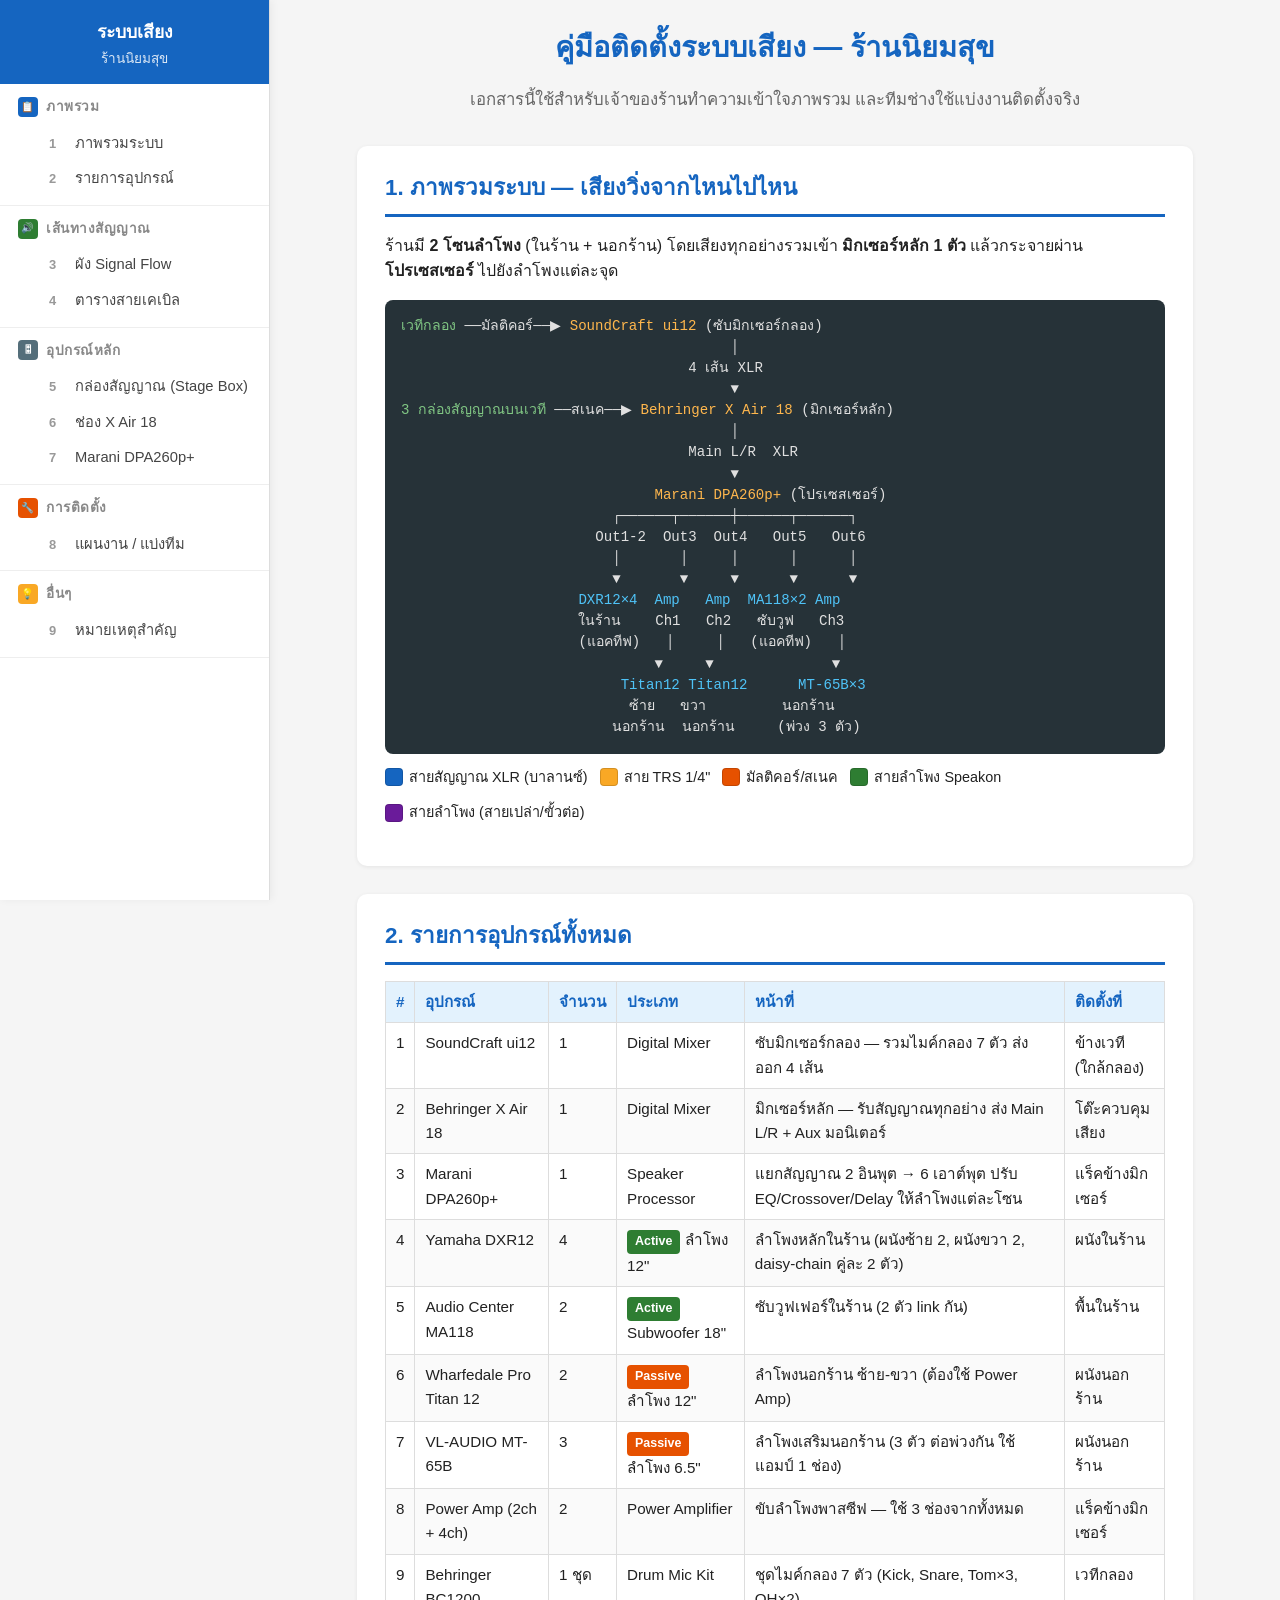
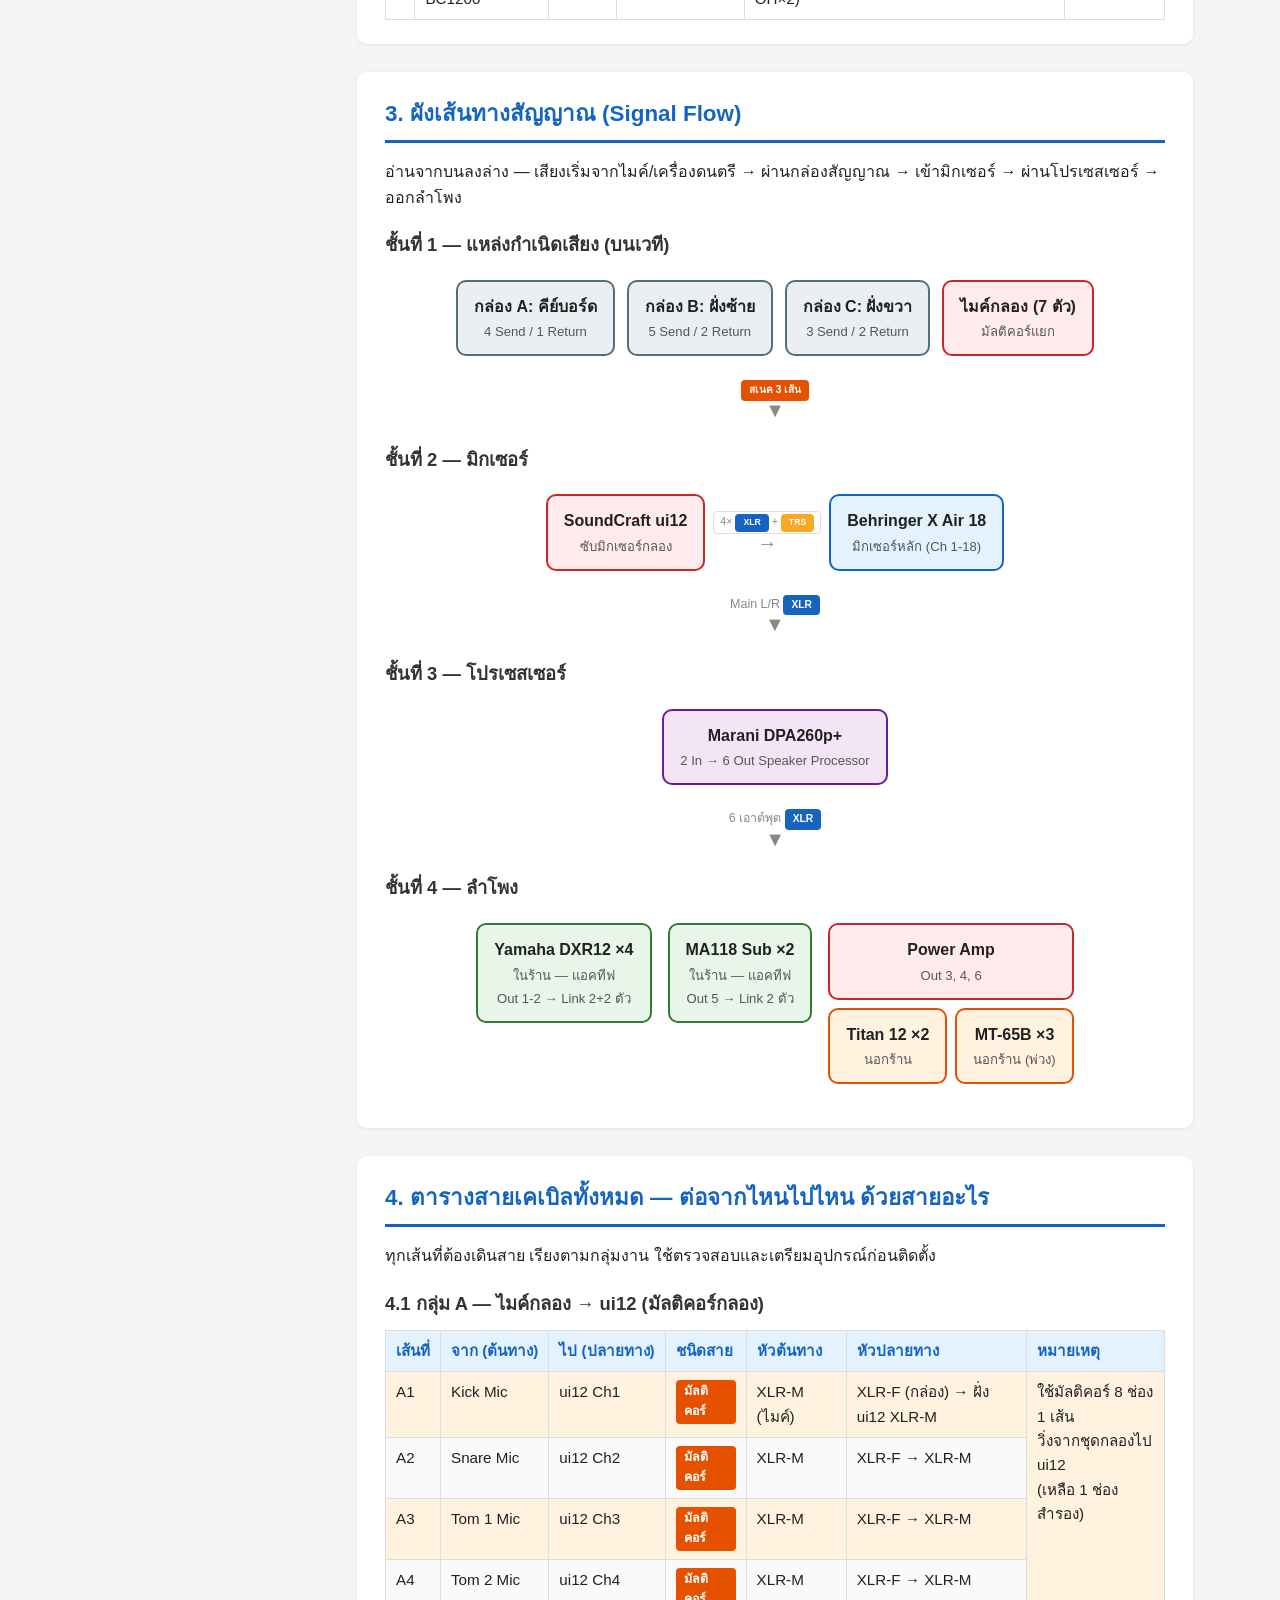
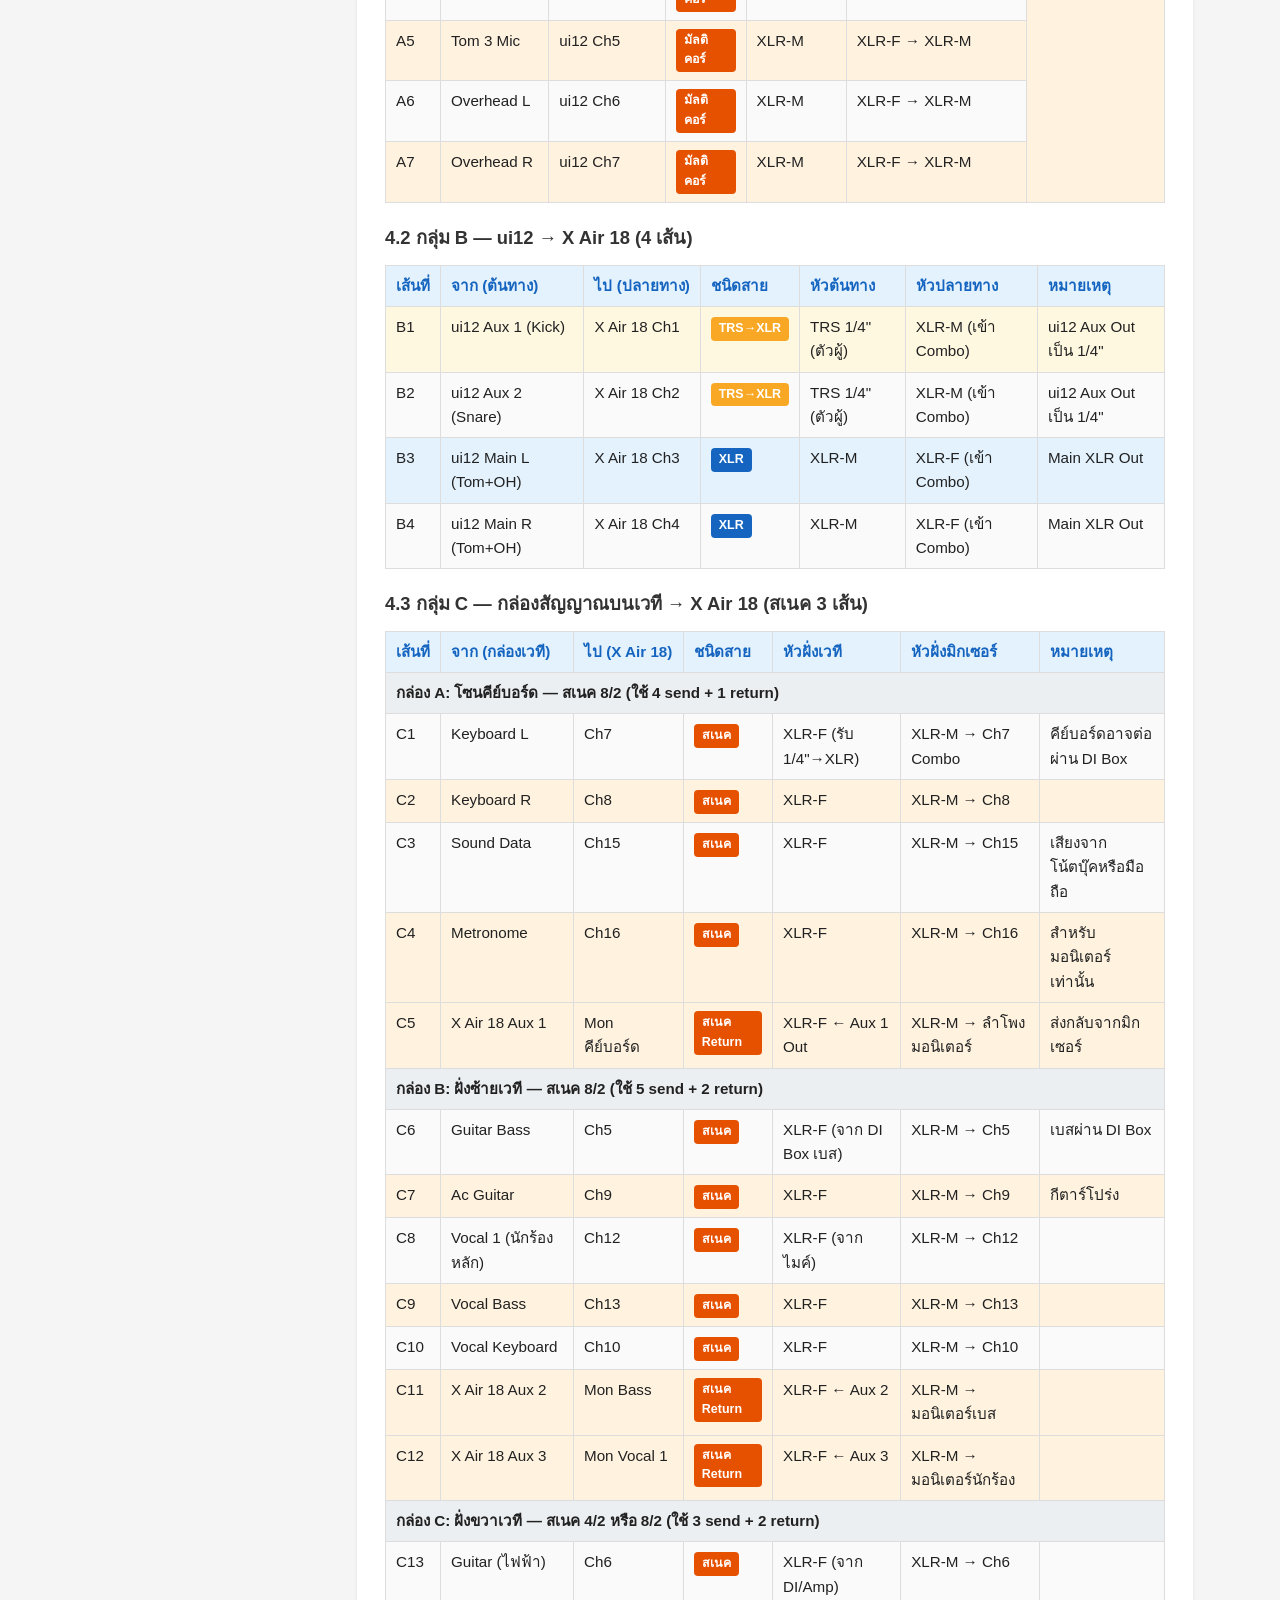
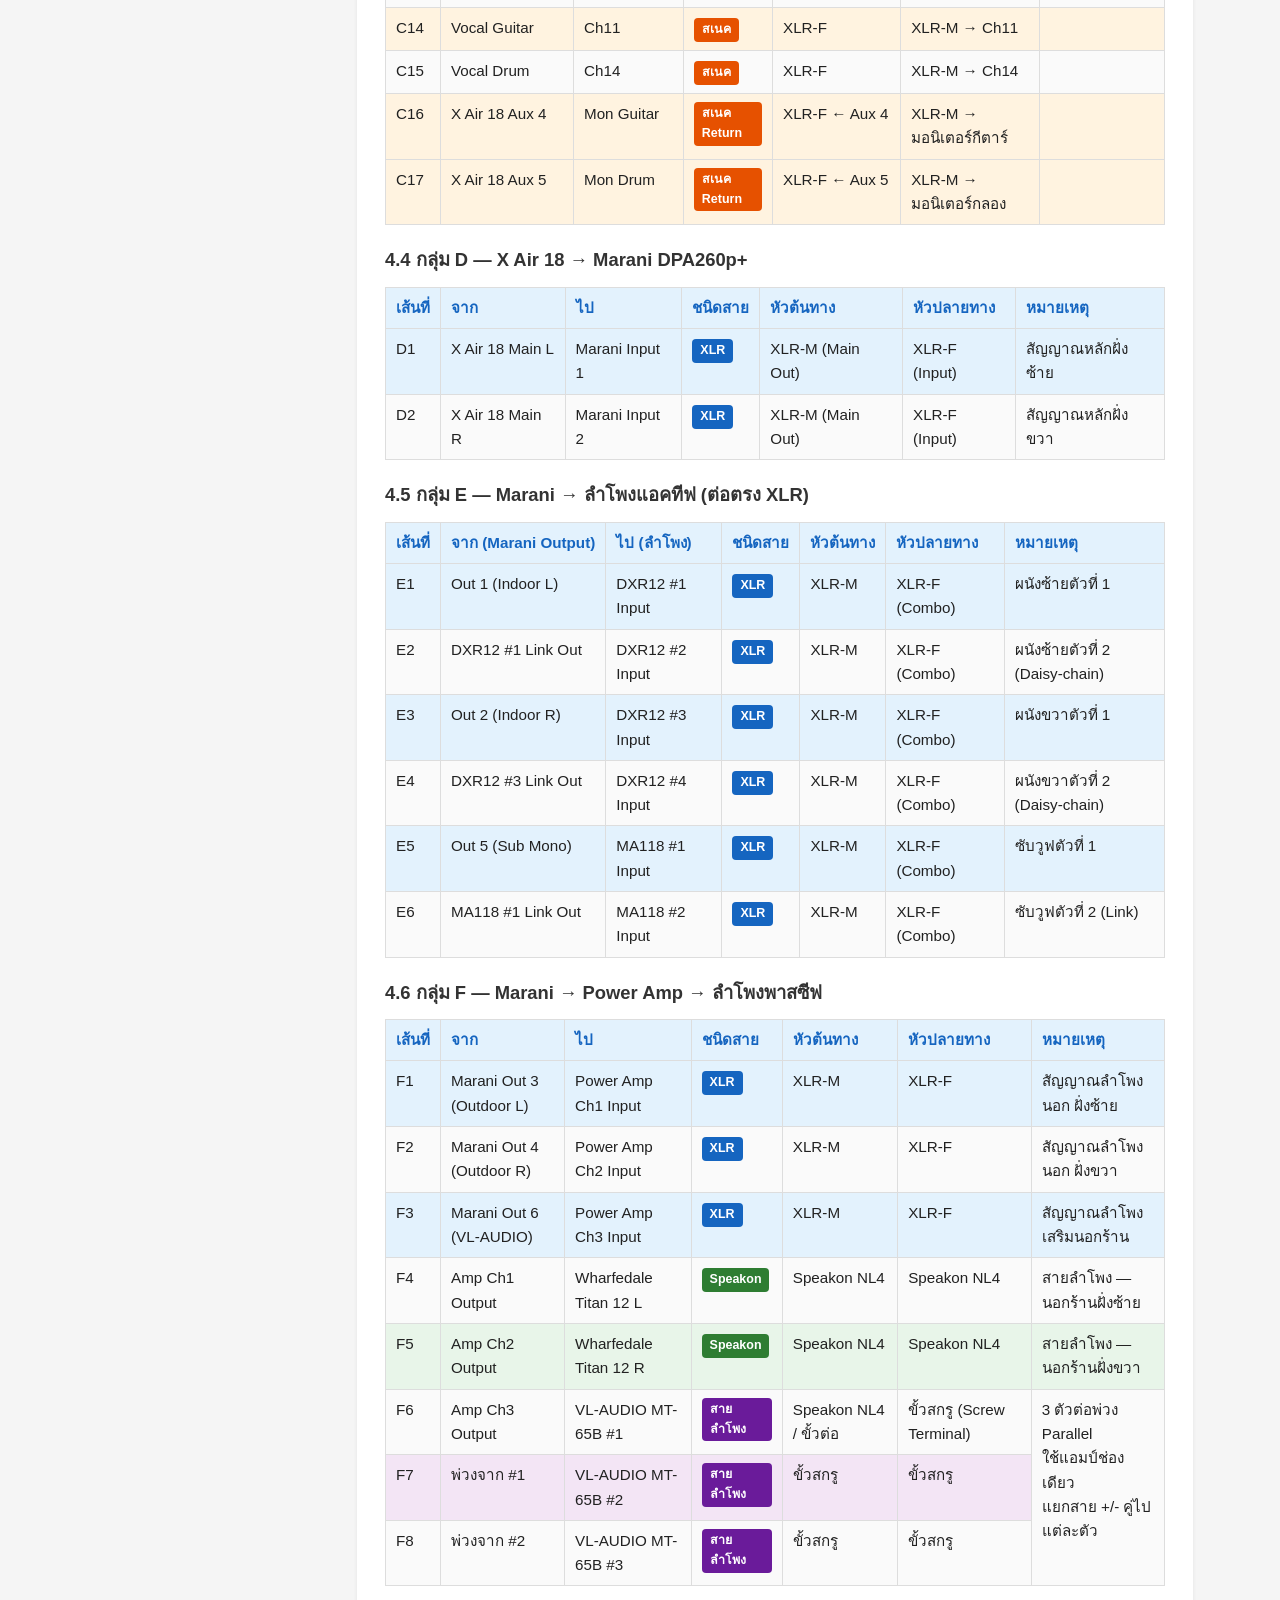
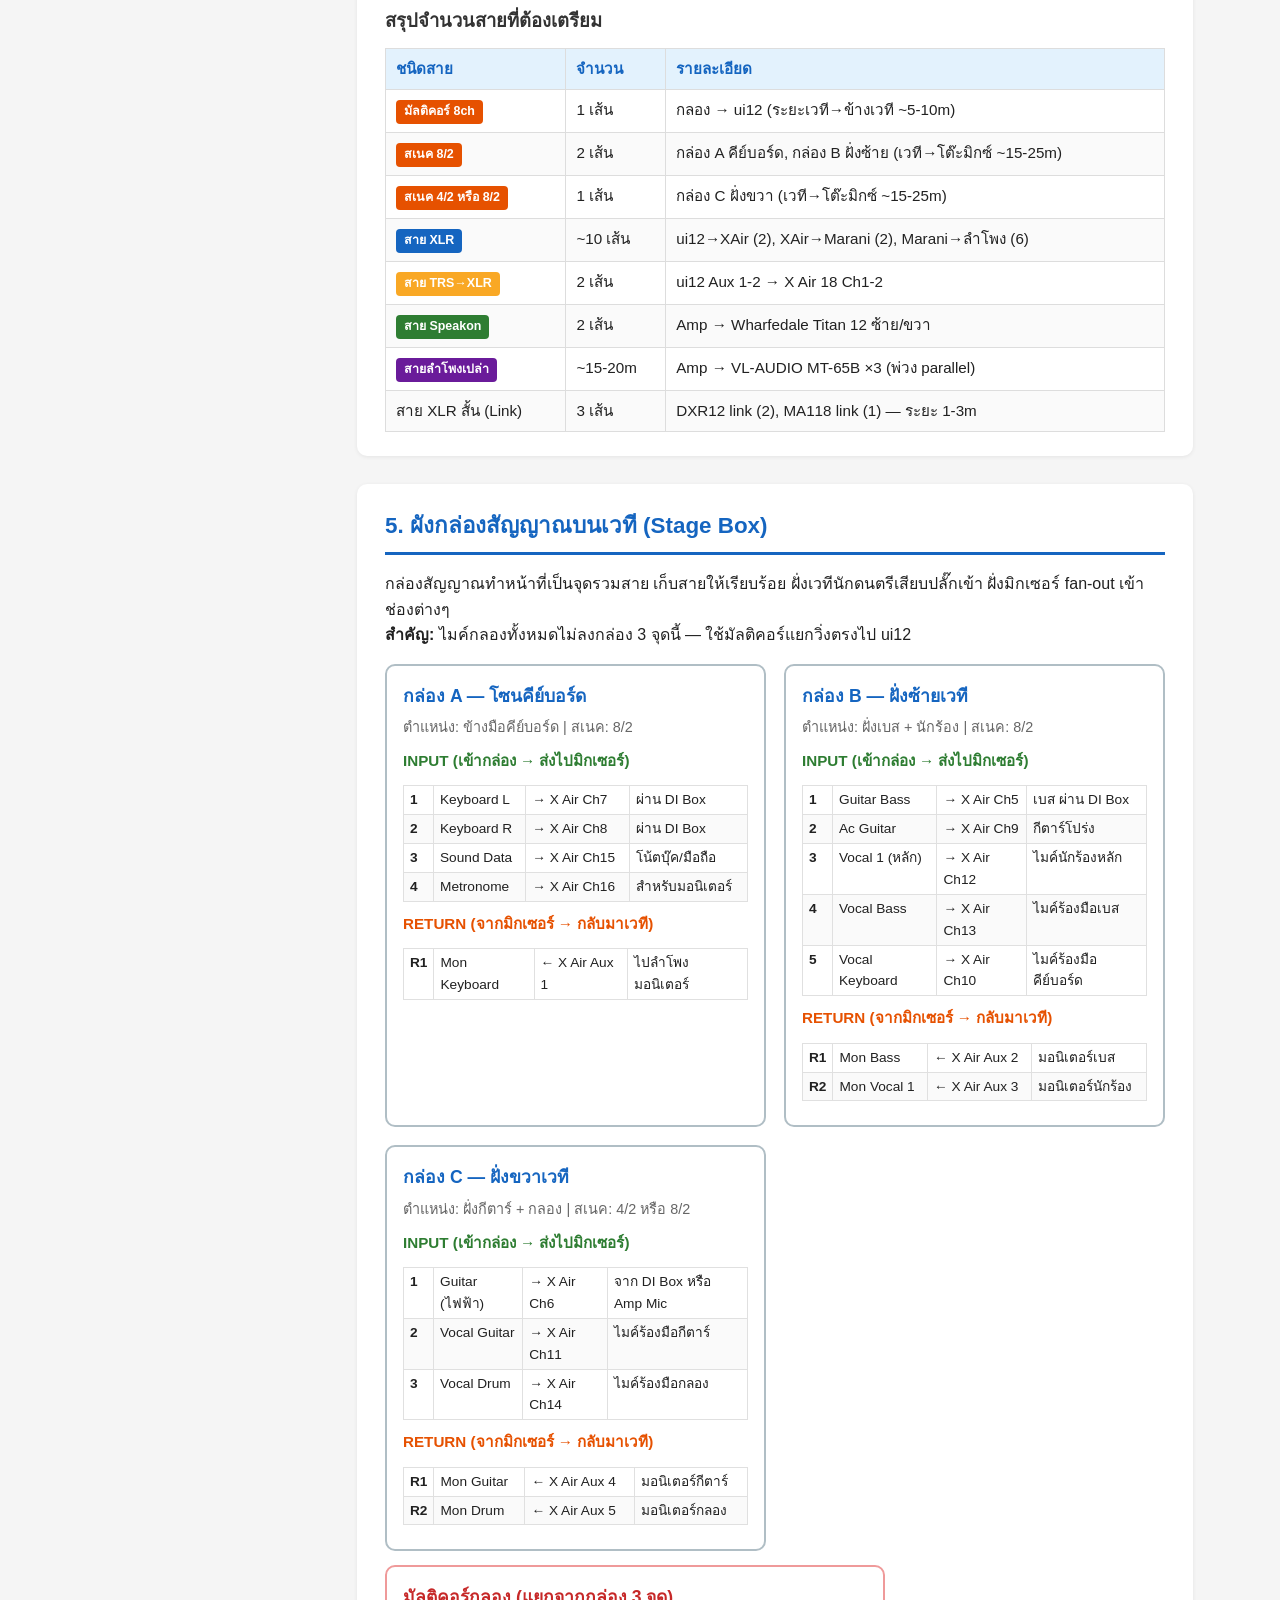
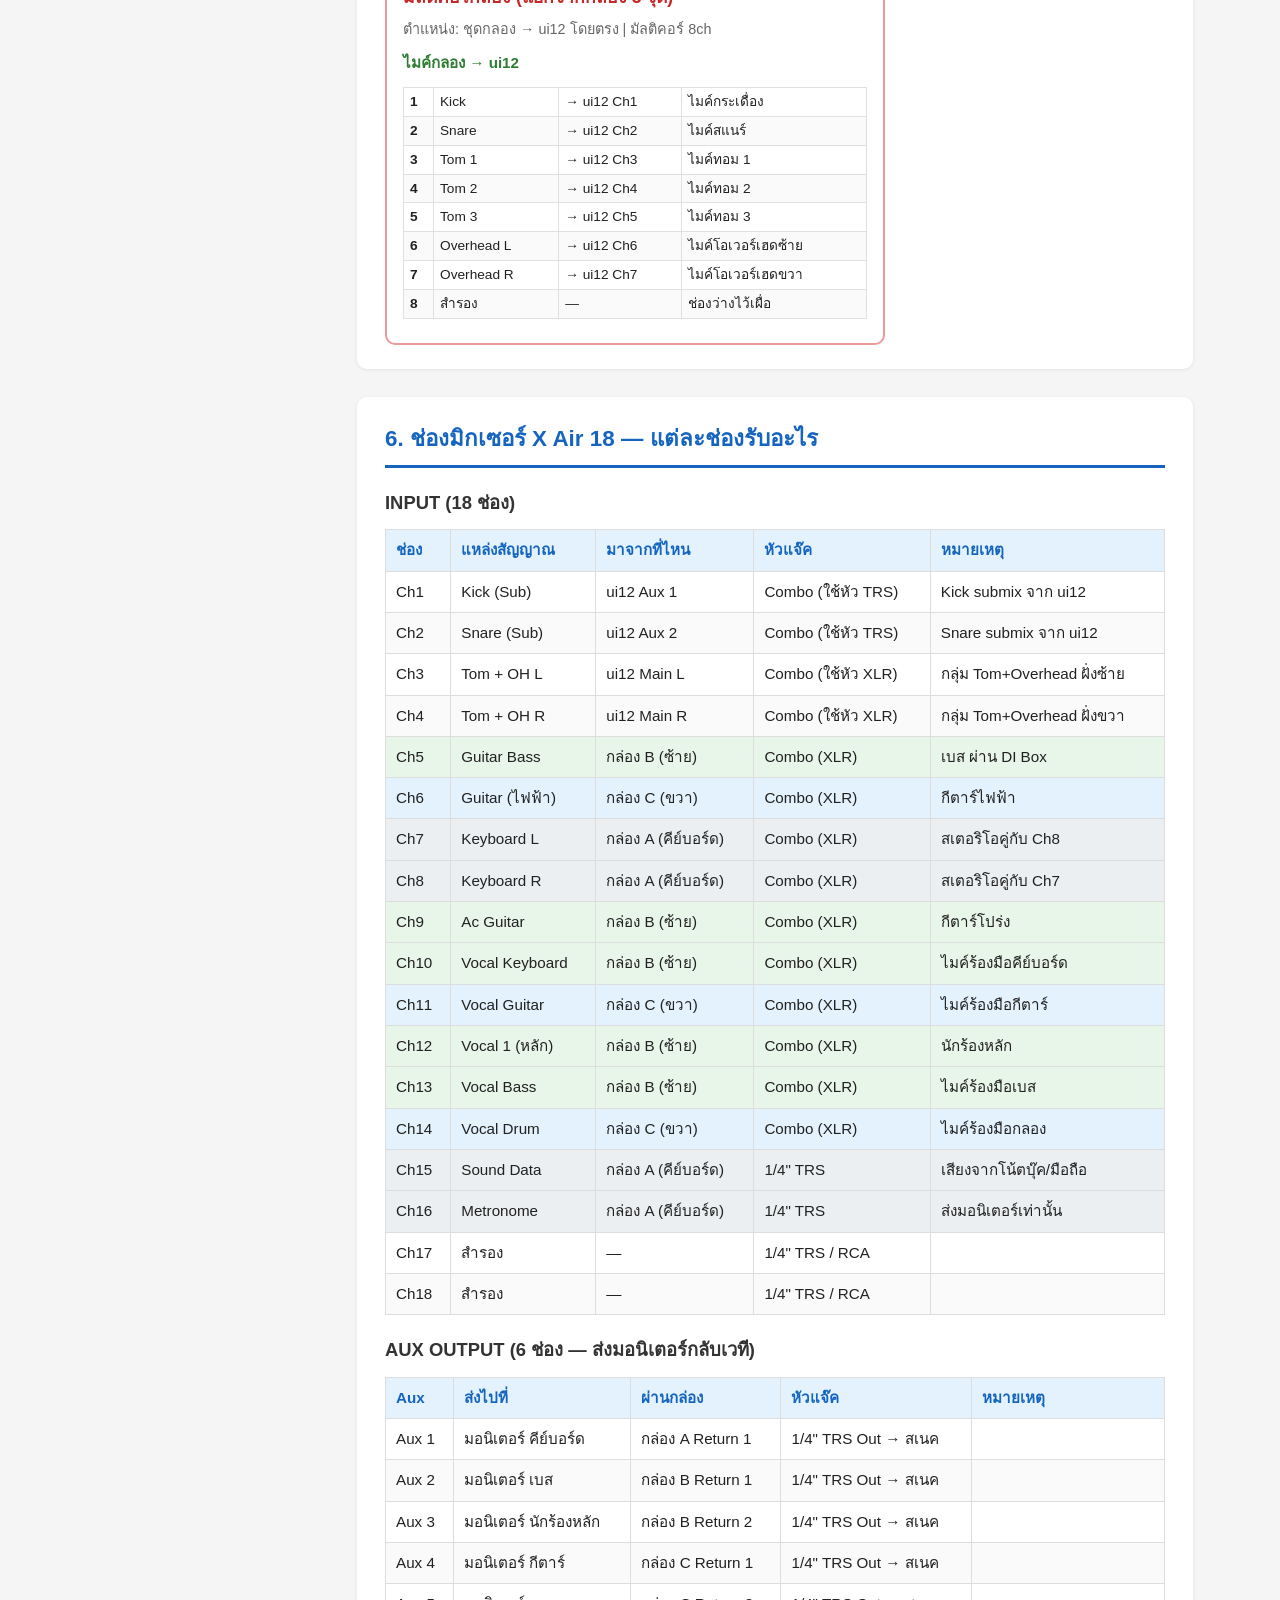
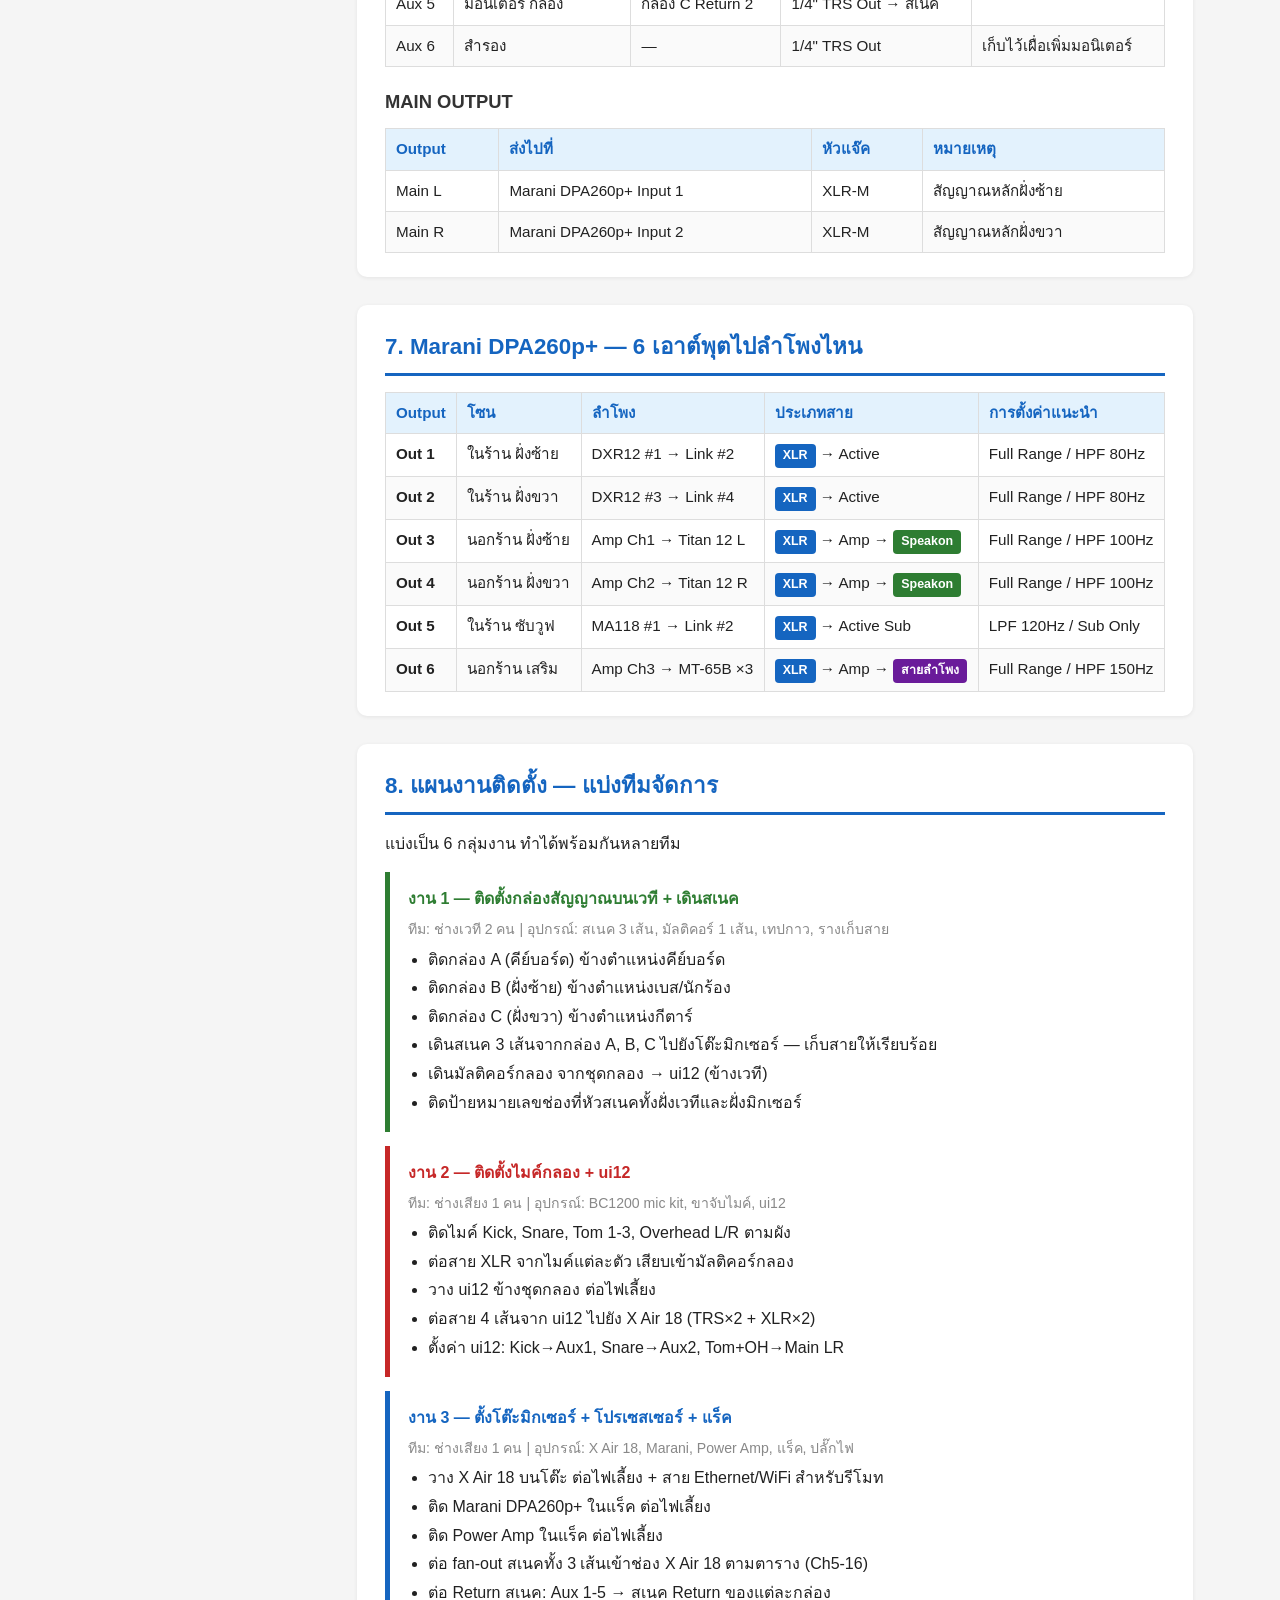
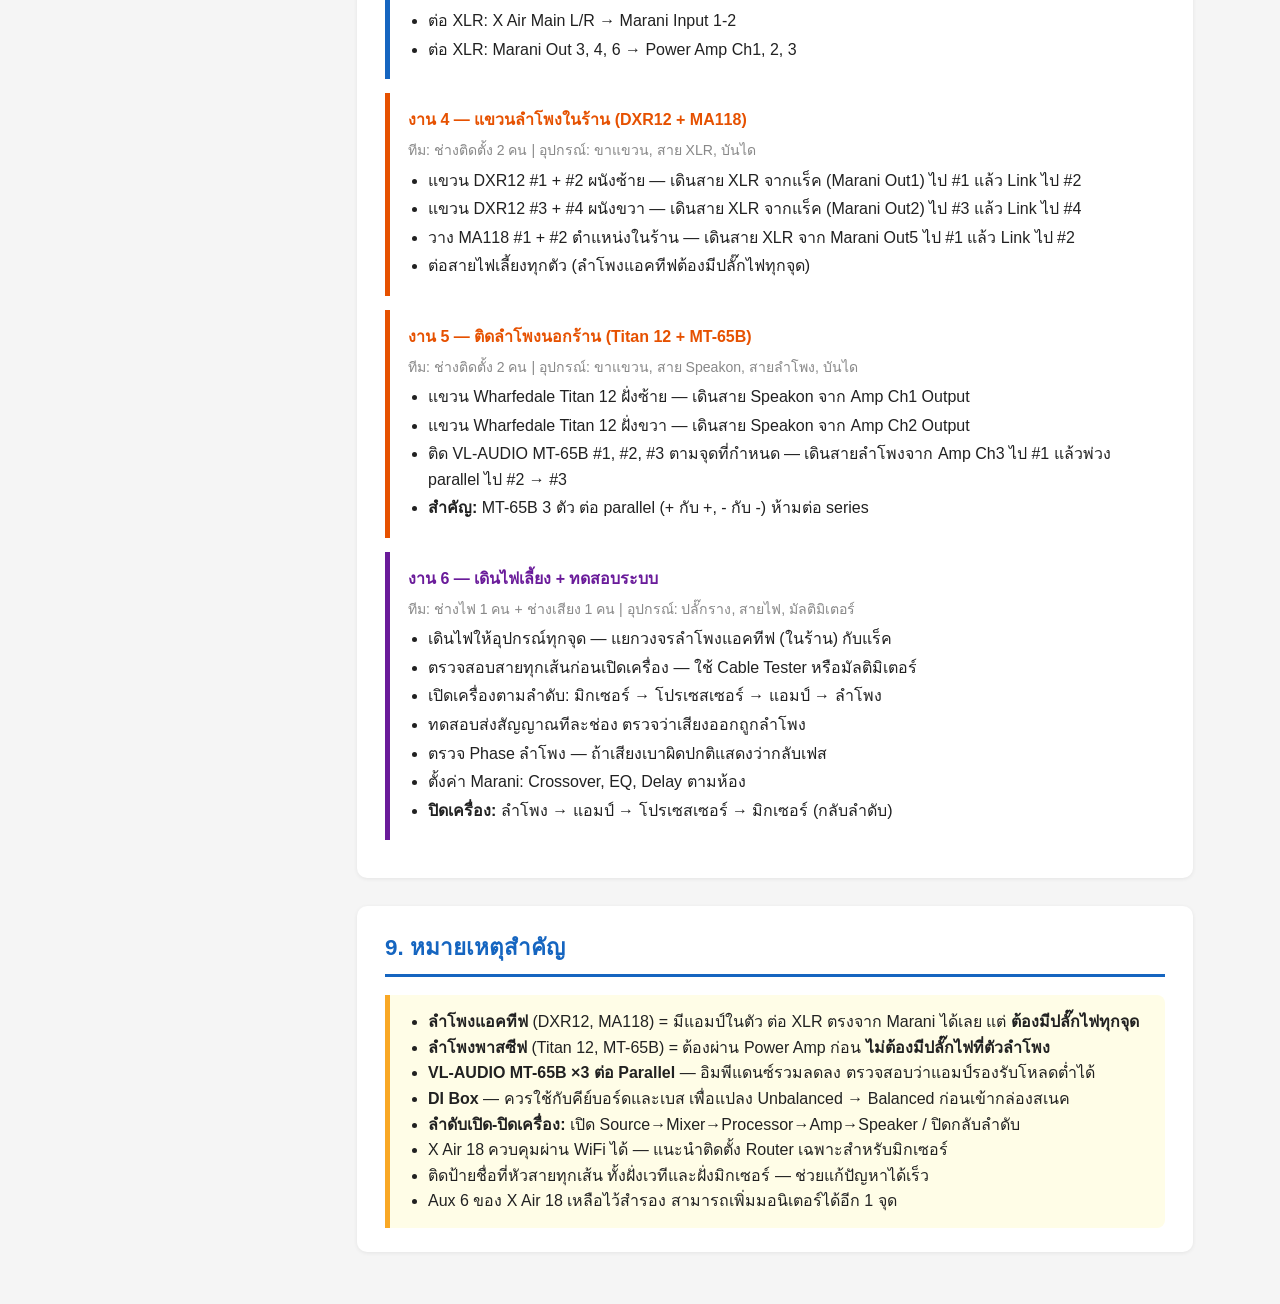
<file: sound-system-diagram.html>
<!DOCTYPE html>
<html lang="th">
<head>
  <meta charset="UTF-8">
  <title>คู่มือติดตั้งระบบเสียง — ร้านนิยมสุข</title>
  <style>
    :root {
      --blue: #1565c0; --blue-light: #e3f2fd; --blue-border: #90caf9;
      --green: #2e7d32; --green-light: #e8f5e9; --green-border: #a5d6a7;
      --orange: #e65100; --orange-light: #fff3e0; --orange-border: #ffcc80;
      --purple: #6a1b9a; --purple-light: #f3e5f5; --purple-border: #ce93d8;
      --red: #c62828; --red-light: #ffebee; --red-border: #ef9a9a;
      --gray: #546e7a; --gray-light: #eceff1; --gray-border: #b0bec5;
    }
    * { box-sizing: border-box; }
    body { font-family: 'Sarabun', 'Segoe UI', Arial, sans-serif; background: #f5f5f5; color: #212121; margin: 0; line-height: 1.6; }
    .layout { display: flex; min-height: 100vh; }

    /* Sidebar */
    .sidebar { width: 270px; min-width: 270px; background: #fff; border-right: 1px solid #ddd; padding: 0; position: sticky; top: 0; height: 100vh; overflow-y: auto; box-shadow: 2px 0 8px rgba(0,0,0,0.05); z-index: 100; }
    .sidebar-header { background: var(--blue); color: #fff; padding: 18px 20px 14px; text-align: center; }
    .sidebar-header h2 { margin: 0; font-size: 1.1em; font-weight: 700; }
    .sidebar-header .shop-name { font-size: 0.85em; opacity: 0.85; margin-top: 2px; }
    .sidebar-cat { padding: 0; margin: 0; list-style: none; }
    .sidebar-cat > li { border-bottom: 1px solid #eee; }
    .cat-title { display: flex; align-items: center; gap: 8px; padding: 12px 18px 8px; font-weight: 700; font-size: 0.85em; color: #888; text-transform: uppercase; letter-spacing: 0.5px; cursor: default; }
    .cat-title .cat-icon { width: 20px; height: 20px; border-radius: 4px; display: inline-flex; align-items: center; justify-content: center; font-size: 0.75em; color: #fff; flex-shrink: 0; }
    .cat-title .cat-icon.overview { background: var(--blue); }
    .cat-title .cat-icon.equipment { background: var(--gray); }
    .cat-title .cat-icon.signal { background: var(--green); }
    .cat-title .cat-icon.mixer { background: var(--purple); }
    .cat-title .cat-icon.install { background: var(--orange); }
    .cat-title .cat-icon.info { background: #f9a825; }
    .sidebar-links { list-style: none; padding: 0 0 8px; margin: 0; }
    .sidebar-links li a { display: block; padding: 6px 18px 6px 46px; color: #444; text-decoration: none; font-size: 0.92em; border-left: 3px solid transparent; transition: all 0.15s; }
    .sidebar-links li a:hover { background: var(--blue-light); color: var(--blue); border-left-color: var(--blue); }
    .sidebar-links li a.active { background: var(--blue-light); color: var(--blue); border-left-color: var(--blue); font-weight: 600; }
    .sidebar-links li a .num { display: inline-block; width: 18px; font-weight: 600; color: #999; margin-right: 4px; font-size: 0.88em; }

    /* Mobile sidebar toggle */
    .sidebar-toggle { display: none; position: fixed; bottom: 20px; right: 20px; z-index: 200; width: 50px; height: 50px; border-radius: 50%; background: var(--blue); color: #fff; border: none; font-size: 1.5em; cursor: pointer; box-shadow: 0 3px 12px rgba(0,0,0,0.3); }

    .page { flex: 1; max-width: 900px; margin: 0 auto; padding: 24px 32px; min-width: 0; }
    h1 { text-align: center; color: var(--blue); margin: 0 0 4px; font-size: 1.8em; }
    .subtitle { text-align: center; color: #666; margin-bottom: 32px; font-size: 1.05em; }
    .section { background: #fff; border-radius: 10px; padding: 24px 28px; margin-bottom: 28px; box-shadow: 0 1px 4px rgba(0,0,0,0.07); }
    .section h2 { margin: 0 0 16px; font-size: 1.4em; padding-bottom: 8px; border-bottom: 3px solid var(--blue); color: var(--blue); }
    .section h3 { margin: 20px 0 10px; font-size: 1.15em; color: #333; }

    /* Legend */
    .legend { display: flex; flex-wrap: wrap; gap: 12px; margin-bottom: 18px; }
    .legend-item { display: flex; align-items: center; gap: 6px; font-size: 0.9em; }
    .legend-color { width: 18px; height: 18px; border-radius: 4px; border: 1px solid rgba(0,0,0,0.15); }

    /* Equipment table */
    table { width: 100%; border-collapse: collapse; margin-top: 12px; font-size: 0.95em; }
    th, td { border: 1px solid #ddd; padding: 8px 10px; text-align: left; vertical-align: top; }
    th { background: var(--blue-light); color: var(--blue); font-weight: 600; white-space: nowrap; }
    tr:nth-child(even) { background: #fafafa; }

    /* Flow diagram */
    .flow { display: flex; flex-direction: column; align-items: center; gap: 0; margin: 20px 0; }
    .flow-row { display: flex; align-items: center; justify-content: center; gap: 0; flex-wrap: wrap; }
    .flow-box { background: #fff; border: 2px solid var(--blue-border); border-radius: 10px; padding: 12px 16px; text-align: center; min-width: 140px; position: relative; }
    .flow-box.mixer { border-color: var(--blue); background: var(--blue-light); }
    .flow-box.processor { border-color: var(--purple); background: var(--purple-light); }
    .flow-box.speaker-active { border-color: var(--green); background: var(--green-light); }
    .flow-box.speaker-passive { border-color: var(--orange); background: var(--orange-light); }
    .flow-box.amp { border-color: var(--red); background: var(--red-light); }
    .flow-box.stagebox { border-color: var(--gray); background: var(--gray-light); }
    .flow-box .name { font-weight: 700; font-size: 1em; }
    .flow-box .detail { font-size: 0.82em; color: #555; margin-top: 2px; }
    .flow-arrow { display: flex; flex-direction: column; align-items: center; padding: 0 8px; color: #888; font-size: 0.78em; min-width: 80px; }
    .flow-arrow .arrow-line { font-size: 1.6em; line-height: 1; }
    .flow-arrow .arrow-label { background: #fff; border: 1px solid #ddd; border-radius: 4px; padding: 1px 6px; font-size: 0.85em; white-space: nowrap; }
    .flow-arrow-down { display: flex; flex-direction: column; align-items: center; padding: 4px 0; color: #888; font-size: 0.78em; }
    .flow-arrow-down .arrow-line { font-size: 1.6em; line-height: 1; }
    .flow-spread { display: flex; justify-content: center; gap: 16px; flex-wrap: wrap; margin-top: 0; }

    /* Cable table color coding */
    .cable-xlr { background: var(--blue-light); }
    .cable-snake { background: var(--orange-light); }
    .cable-speaker { background: var(--green-light); }
    .cable-wire { background: var(--purple-light); }
    .cable-trs { background: #fff8e1; }
    .badge { display: inline-block; padding: 2px 8px; border-radius: 4px; font-size: 0.82em; font-weight: 600; }
    .badge-xlr { background: var(--blue); color: #fff; }
    .badge-trs { background: #f9a825; color: #fff; }
    .badge-snake { background: var(--orange); color: #fff; }
    .badge-speakon { background: var(--green); color: #fff; }
    .badge-wire { background: var(--purple); color: #fff; }
    .badge-active { background: var(--green); color: #fff; }
    .badge-passive { background: var(--orange); color: #fff; }

    /* Stage box cards */
    .stagebox-grid { display: grid; grid-template-columns: repeat(auto-fit, minmax(300px, 1fr)); gap: 18px; margin-top: 14px; }
    .stagebox-card { border: 2px solid var(--gray-border); border-radius: 10px; padding: 16px; background: #fff; }
    .stagebox-card h4 { margin: 0 0 6px; color: var(--blue); font-size: 1.1em; }
    .stagebox-card .desc { color: #666; font-size: 0.9em; margin-bottom: 10px; }
    .port-section { margin-top: 10px; }
    .port-section h5 { margin: 0 0 4px; font-size: 0.95em; }
    .port-section h5.input-title { color: var(--green); }
    .port-section h5.output-title { color: var(--orange); }
    .port-table { width: 100%; margin-bottom: 8px; }
    .port-table td { padding: 3px 6px; font-size: 0.9em; border: 1px solid #e0e0e0; }
    .port-table td:first-child { white-space: nowrap; font-weight: 600; width: 30px; }

    /* Work breakdown */
    .task-card { border-left: 5px solid var(--blue); background: #fff; padding: 14px 18px; margin-bottom: 14px; border-radius: 0 8px 8px 0; }
    .task-card h4 { margin: 0 0 6px; color: var(--blue); }
    .task-card .team { font-size: 0.88em; color: #888; margin-bottom: 6px; }
    .task-card ul { margin: 0; padding-left: 20px; }
    .task-card li { margin-bottom: 3px; }
    .task-card.zone-drum { border-color: var(--red); }
    .task-card.zone-drum h4 { color: var(--red); }
    .task-card.zone-stage { border-color: var(--green); }
    .task-card.zone-stage h4 { color: var(--green); }
    .task-card.zone-mixer { border-color: var(--blue); }
    .task-card.zone-speaker { border-color: var(--orange); }
    .task-card.zone-speaker h4 { color: var(--orange); }
    .task-card.zone-power { border-color: var(--purple); }
    .task-card.zone-power h4 { color: var(--purple); }

    .note-box { background: #fffde7; border-left: 5px solid #f9a825; padding: 14px 18px; border-radius: 0 8px 8px 0; margin-top: 18px; }
    .note-box ul { margin: 0; padding-left: 20px; }

    .connector-diagram { font-family: 'Courier New', monospace; background: #263238; color: #e0e0e0; padding: 16px; border-radius: 8px; font-size: 0.88em; overflow-x: auto; white-space: pre; line-height: 1.5; margin: 12px 0; }
    .connector-diagram .highlight { color: #4fc3f7; }
    .connector-diagram .signal { color: #81c784; }
    .connector-diagram .device { color: #ffb74d; }

    @media print {
      body { background: #fff; font-size: 11pt; }
      .layout { display: block; }
      .sidebar { display: none; }
      .sidebar-toggle { display: none; }
      .page { max-width: 100%; padding: 0; }
      .section { box-shadow: none; border: 1px solid #ddd; page-break-inside: avoid; }
    }
    @media (max-width: 960px) {
      .sidebar { position: fixed; left: -280px; top: 0; height: 100vh; transition: left 0.3s; box-shadow: 4px 0 20px rgba(0,0,0,0.15); }
      .sidebar.open { left: 0; }
      .sidebar-toggle { display: flex; align-items: center; justify-content: center; }
      .sidebar-overlay { display: none; position: fixed; inset: 0; background: rgba(0,0,0,0.3); z-index: 99; }
      .sidebar-overlay.show { display: block; }
      .page { padding: 16px; }
      .flow-row { flex-direction: column; }
      .flow-arrow { transform: rotate(90deg); min-width: auto; padding: 4px; }
      .stagebox-grid { grid-template-columns: 1fr; }
    }
  </style>
</head>
<body>
<div class="layout">

  <!-- Sidebar -->
  <nav class="sidebar" id="sidebar">
    <div class="sidebar-header">
      <h2>ระบบเสียง</h2>
      <div class="shop-name">ร้านนิยมสุข</div>
    </div>
    <ul class="sidebar-cat">
      <!-- หมวด: ภาพรวม -->
      <li>
        <div class="cat-title"><span class="cat-icon overview">📋</span> ภาพรวม</div>
        <ul class="sidebar-links">
          <li><a href="#overview"><span class="num">1</span> ภาพรวมระบบ</a></li>
          <li><a href="#equipment"><span class="num">2</span> รายการอุปกรณ์</a></li>
        </ul>
      </li>
      <!-- หมวด: เส้นทางสัญญาณ -->
      <li>
        <div class="cat-title"><span class="cat-icon signal">🔊</span> เส้นทางสัญญาณ</div>
        <ul class="sidebar-links">
          <li><a href="#flow"><span class="num">3</span> ผัง Signal Flow</a></li>
          <li><a href="#cables"><span class="num">4</span> ตารางสายเคเบิล</a></li>
        </ul>
      </li>
      <!-- หมวด: อุปกรณ์หลัก -->
      <li>
        <div class="cat-title"><span class="cat-icon equipment">🎛</span> อุปกรณ์หลัก</div>
        <ul class="sidebar-links">
          <li><a href="#stagebox"><span class="num">5</span> กล่องสัญญาณ (Stage Box)</a></li>
          <li><a href="#mixerchannel"><span class="num">6</span> ช่อง X Air 18</a></li>
          <li><a href="#marani"><span class="num">7</span> Marani DPA260p+</a></li>
        </ul>
      </li>
      <!-- หมวด: การติดตั้ง -->
      <li>
        <div class="cat-title"><span class="cat-icon install">🔧</span> การติดตั้ง</div>
        <ul class="sidebar-links">
          <li><a href="#tasks"><span class="num">8</span> แผนงาน / แบ่งทีม</a></li>
        </ul>
      </li>
      <!-- หมวด: อื่นๆ -->
      <li>
        <div class="cat-title"><span class="cat-icon info">💡</span> อื่นๆ</div>
        <ul class="sidebar-links">
          <li><a href="#notes"><span class="num">9</span> หมายเหตุสำคัญ</a></li>
        </ul>
      </li>
    </ul>
  </nav>

  <div class="sidebar-overlay" id="sidebarOverlay"></div>
  <button class="sidebar-toggle" id="sidebarToggle" title="เมนู">☰</button>

<div class="page">

  <h1>คู่มือติดตั้งระบบเสียง — ร้านนิยมสุข</h1>
  <p class="subtitle">เอกสารนี้ใช้สำหรับเจ้าของร้านทำความเข้าใจภาพรวม และทีมช่างใช้แบ่งงานติดตั้งจริง</p>

  <!-- =========================================== -->
  <!-- 1. ภาพรวม -->
  <!-- =========================================== -->
  <div class="section" id="overview">
    <h2>1. ภาพรวมระบบ — เสียงวิ่งจากไหนไปไหน</h2>
    <p>ร้านมี <strong>2 โซนลำโพง</strong> (ในร้าน + นอกร้าน) โดยเสียงทุกอย่างรวมเข้า <strong>มิกเซอร์หลัก 1 ตัว</strong> แล้วกระจายผ่าน <strong>โปรเซสเซอร์</strong> ไปยังลำโพงแต่ละจุด</p>

    <div class="connector-diagram"><span class="signal">เวทีกลอง</span> ──มัลติคอร์──▶ <span class="device">SoundCraft ui12</span> (ซับมิกเซอร์กลอง)
                                       │
                                  4 เส้น XLR
                                       ▼
<span class="signal">3 กล่องสัญญาณบนเวที</span> ──สเนค──▶ <span class="device">Behringer X Air 18</span> (มิกเซอร์หลัก)
                                       │
                                  Main L/R  XLR
                                       ▼
                              <span class="device">Marani DPA260p+</span> (โปรเซสเซอร์)
                         ┌──────┬──────┼──────┬──────┐
                       Out1-2  Out3  Out4   Out5   Out6
                         │       │     │      │      │
                         ▼       ▼     ▼      ▼      ▼
                     <span class="highlight">DXR12×4</span>  <span class="highlight">Amp</span>   <span class="highlight">Amp</span>  <span class="highlight">MA118×2</span> <span class="highlight">Amp</span>
                     ในร้าน    Ch1   Ch2   ซับวูฟ   Ch3
                     (แอคทีฟ)   │     │   (แอคทีฟ)   │
                              ▼     ▼              ▼
                          <span class="highlight">Titan12</span> <span class="highlight">Titan12</span>      <span class="highlight">MT-65B×3</span>
                           ซ้าย   ขวา         นอกร้าน
                         นอกร้าน  นอกร้าน     (พ่วง 3 ตัว)</div>

    <div class="legend">
      <div class="legend-item"><div class="legend-color" style="background:var(--blue)"></div> สายสัญญาณ XLR (บาลานซ์)</div>
      <div class="legend-item"><div class="legend-color" style="background:#f9a825"></div> สาย TRS 1/4"</div>
      <div class="legend-item"><div class="legend-color" style="background:var(--orange)"></div> มัลติคอร์/สเนค</div>
      <div class="legend-item"><div class="legend-color" style="background:var(--green)"></div> สายลำโพง Speakon</div>
      <div class="legend-item"><div class="legend-color" style="background:var(--purple)"></div> สายลำโพง (สายเปล่า/ขั้วต่อ)</div>
    </div>
  </div>

  <!-- =========================================== -->
  <!-- 2. รายการอุปกรณ์ -->
  <!-- =========================================== -->
  <div class="section" id="equipment">
    <h2>2. รายการอุปกรณ์ทั้งหมด</h2>
    <table>
      <thead>
        <tr><th>#</th><th>อุปกรณ์</th><th>จำนวน</th><th>ประเภท</th><th>หน้าที่</th><th>ติดตั้งที่</th></tr>
      </thead>
      <tbody>
        <tr><td>1</td><td>SoundCraft ui12</td><td>1</td><td>Digital Mixer</td><td>ซับมิกเซอร์กลอง — รวมไมค์กลอง 7 ตัว ส่งออก 4 เส้น</td><td>ข้างเวที (ใกล้กลอง)</td></tr>
        <tr><td>2</td><td>Behringer X Air 18</td><td>1</td><td>Digital Mixer</td><td>มิกเซอร์หลัก — รับสัญญาณทุกอย่าง ส่ง Main L/R + Aux มอนิเตอร์</td><td>โต๊ะควบคุมเสียง</td></tr>
        <tr><td>3</td><td>Marani DPA260p+</td><td>1</td><td>Speaker Processor</td><td>แยกสัญญาณ 2 อินพุต → 6 เอาต์พุต ปรับ EQ/Crossover/Delay ให้ลำโพงแต่ละโซน</td><td>แร็คข้างมิกเซอร์</td></tr>
        <tr><td>4</td><td>Yamaha DXR12</td><td>4</td><td><span class="badge badge-active">Active</span> ลำโพง 12"</td><td>ลำโพงหลักในร้าน (ผนังซ้าย 2, ผนังขวา 2, daisy-chain คู่ละ 2 ตัว)</td><td>ผนังในร้าน</td></tr>
        <tr><td>5</td><td>Audio Center MA118</td><td>2</td><td><span class="badge badge-active">Active</span> Subwoofer 18"</td><td>ซับวูฟเฟอร์ในร้าน (2 ตัว link กัน)</td><td>พื้นในร้าน</td></tr>
        <tr><td>6</td><td>Wharfedale Pro Titan 12</td><td>2</td><td><span class="badge badge-passive">Passive</span> ลำโพง 12"</td><td>ลำโพงนอกร้าน ซ้าย-ขวา (ต้องใช้ Power Amp)</td><td>ผนังนอกร้าน</td></tr>
        <tr><td>7</td><td>VL-AUDIO MT-65B</td><td>3</td><td><span class="badge badge-passive">Passive</span> ลำโพง 6.5"</td><td>ลำโพงเสริมนอกร้าน (3 ตัว ต่อพ่วงกัน ใช้แอมป์ 1 ช่อง)</td><td>ผนังนอกร้าน</td></tr>
        <tr><td>8</td><td>Power Amp (2ch + 4ch)</td><td>2</td><td>Power Amplifier</td><td>ขับลำโพงพาสซีฟ — ใช้ 3 ช่องจากทั้งหมด</td><td>แร็คข้างมิกเซอร์</td></tr>
        <tr><td>9</td><td>Behringer BC1200</td><td>1 ชุด</td><td>Drum Mic Kit</td><td>ชุดไมค์กลอง 7 ตัว (Kick, Snare, Tom×3, OH×2)</td><td>เวทีกลอง</td></tr>
      </tbody>
    </table>
  </div>

  <!-- =========================================== -->
  <!-- 3. ผังเส้นทางสัญญาณ -->
  <!-- =========================================== -->
  <div class="section" id="flow">
    <h2>3. ผังเส้นทางสัญญาณ (Signal Flow)</h2>
    <p>อ่านจากบนลงล่าง — เสียงเริ่มจากไมค์/เครื่องดนตรี → ผ่านกล่องสัญญาณ → เข้ามิกเซอร์ → ผ่านโปรเซสเซอร์ → ออกลำโพง</p>

    <!-- ชั้นที่ 1: แหล่งกำเนิดเสียง -->
    <h3>ชั้นที่ 1 — แหล่งกำเนิดเสียง (บนเวที)</h3>
    <div class="flow">
      <div class="flow-row">
        <div class="flow-box stagebox">
          <div class="name">กล่อง A: คีย์บอร์ด</div>
          <div class="detail">4 Send / 1 Return</div>
        </div>
        <div style="width:12px"></div>
        <div class="flow-box stagebox">
          <div class="name">กล่อง B: ฝั่งซ้าย</div>
          <div class="detail">5 Send / 2 Return</div>
        </div>
        <div style="width:12px"></div>
        <div class="flow-box stagebox">
          <div class="name">กล่อง C: ฝั่งขวา</div>
          <div class="detail">3 Send / 2 Return</div>
        </div>
        <div style="width:12px"></div>
        <div class="flow-box" style="border-color:var(--red); background:var(--red-light)">
          <div class="name">ไมค์กลอง (7 ตัว)</div>
          <div class="detail">มัลติคอร์แยก</div>
        </div>
      </div>
    </div>

    <div class="flow">
      <div class="flow-arrow-down">
        <div class="arrow-label"><span class="badge badge-snake">สเนค 3 เส้น</span></div>
        <div class="arrow-line">▼</div>
      </div>
    </div>

    <!-- ชั้นที่ 2: มิกเซอร์ -->
    <h3>ชั้นที่ 2 — มิกเซอร์</h3>
    <div class="flow">
      <div class="flow-row">
        <div class="flow-box" style="border-color:var(--red); background:var(--red-light)">
          <div class="name">SoundCraft ui12</div>
          <div class="detail">ซับมิกเซอร์กลอง</div>
        </div>
        <div class="flow-arrow">
          <div class="arrow-label">4× <span class="badge badge-xlr">XLR</span> + <span class="badge badge-trs">TRS</span></div>
          <div class="arrow-line">→</div>
        </div>
        <div class="flow-box mixer">
          <div class="name">Behringer X Air 18</div>
          <div class="detail">มิกเซอร์หลัก (Ch 1-18)</div>
        </div>
      </div>
    </div>

    <div class="flow">
      <div class="flow-arrow-down">
        <div class="arrow-label">Main L/R <span class="badge badge-xlr">XLR</span></div>
        <div class="arrow-line">▼</div>
      </div>
    </div>

    <!-- ชั้นที่ 3: โปรเซสเซอร์ -->
    <h3>ชั้นที่ 3 — โปรเซสเซอร์</h3>
    <div class="flow">
      <div class="flow-row">
        <div class="flow-box processor">
          <div class="name">Marani DPA260p+</div>
          <div class="detail">2 In → 6 Out Speaker Processor</div>
        </div>
      </div>
    </div>

    <div class="flow">
      <div class="flow-arrow-down">
        <div class="arrow-label">6 เอาต์พุต <span class="badge badge-xlr">XLR</span></div>
        <div class="arrow-line">▼</div>
      </div>
    </div>

    <!-- ชั้นที่ 4: ลำโพง -->
    <h3>ชั้นที่ 4 — ลำโพง</h3>
    <div class="flow">
      <div class="flow-spread">
        <div style="text-align:center">
          <div class="flow-box speaker-active">
            <div class="name">Yamaha DXR12 ×4</div>
            <div class="detail">ในร้าน — แอคทีฟ</div>
            <div class="detail">Out 1-2 → Link 2+2 ตัว</div>
          </div>
        </div>
        <div style="text-align:center">
          <div class="flow-box speaker-active">
            <div class="name">MA118 Sub ×2</div>
            <div class="detail">ในร้าน — แอคทีฟ</div>
            <div class="detail">Out 5 → Link 2 ตัว</div>
          </div>
        </div>
        <div style="text-align:center">
          <div class="flow-box amp">
            <div class="name">Power Amp</div>
            <div class="detail">Out 3, 4, 6</div>
          </div>
          <div style="margin-top:8px; display:flex; gap:8px; justify-content:center;">
            <div class="flow-box speaker-passive" style="min-width:100px">
              <div class="name">Titan 12 ×2</div>
              <div class="detail">นอกร้าน</div>
            </div>
            <div class="flow-box speaker-passive" style="min-width:100px">
              <div class="name">MT-65B ×3</div>
              <div class="detail">นอกร้าน (พ่วง)</div>
            </div>
          </div>
        </div>
      </div>
    </div>
  </div>

  <!-- =========================================== -->
  <!-- 4. ตารางสายเคเบิล -->
  <!-- =========================================== -->
  <div class="section" id="cables">
    <h2>4. ตารางสายเคเบิลทั้งหมด — ต่อจากไหนไปไหน ด้วยสายอะไร</h2>
    <p>ทุกเส้นที่ต้องเดินสาย เรียงตามกลุ่มงาน ใช้ตรวจสอบและเตรียมอุปกรณ์ก่อนติดตั้ง</p>

    <h3>4.1 กลุ่ม A — ไมค์กลอง → ui12 (มัลติคอร์กลอง)</h3>
    <table>
      <thead><tr><th>เส้นที่</th><th>จาก (ต้นทาง)</th><th>ไป (ปลายทาง)</th><th>ชนิดสาย</th><th>หัวต้นทาง</th><th>หัวปลายทาง</th><th>หมายเหตุ</th></tr></thead>
      <tbody>
        <tr class="cable-snake"><td>A1</td><td>Kick Mic</td><td>ui12 Ch1</td><td><span class="badge badge-snake">มัลติคอร์</span></td><td>XLR-M (ไมค์)</td><td>XLR-F (กล่อง) → ฝั่ง ui12 XLR-M</td><td rowspan="7">ใช้มัลติคอร์ 8 ช่อง 1 เส้น<br>วิ่งจากชุดกลองไป ui12<br>(เหลือ 1 ช่องสำรอง)</td></tr>
        <tr class="cable-snake"><td>A2</td><td>Snare Mic</td><td>ui12 Ch2</td><td><span class="badge badge-snake">มัลติคอร์</span></td><td>XLR-M</td><td>XLR-F → XLR-M</td></tr>
        <tr class="cable-snake"><td>A3</td><td>Tom 1 Mic</td><td>ui12 Ch3</td><td><span class="badge badge-snake">มัลติคอร์</span></td><td>XLR-M</td><td>XLR-F → XLR-M</td></tr>
        <tr class="cable-snake"><td>A4</td><td>Tom 2 Mic</td><td>ui12 Ch4</td><td><span class="badge badge-snake">มัลติคอร์</span></td><td>XLR-M</td><td>XLR-F → XLR-M</td></tr>
        <tr class="cable-snake"><td>A5</td><td>Tom 3 Mic</td><td>ui12 Ch5</td><td><span class="badge badge-snake">มัลติคอร์</span></td><td>XLR-M</td><td>XLR-F → XLR-M</td></tr>
        <tr class="cable-snake"><td>A6</td><td>Overhead L</td><td>ui12 Ch6</td><td><span class="badge badge-snake">มัลติคอร์</span></td><td>XLR-M</td><td>XLR-F → XLR-M</td></tr>
        <tr class="cable-snake"><td>A7</td><td>Overhead R</td><td>ui12 Ch7</td><td><span class="badge badge-snake">มัลติคอร์</span></td><td>XLR-M</td><td>XLR-F → XLR-M</td></tr>
      </tbody>
    </table>

    <h3>4.2 กลุ่ม B — ui12 → X Air 18 (4 เส้น)</h3>
    <table>
      <thead><tr><th>เส้นที่</th><th>จาก (ต้นทาง)</th><th>ไป (ปลายทาง)</th><th>ชนิดสาย</th><th>หัวต้นทาง</th><th>หัวปลายทาง</th><th>หมายเหตุ</th></tr></thead>
      <tbody>
        <tr class="cable-trs"><td>B1</td><td>ui12 Aux 1 (Kick)</td><td>X Air 18 Ch1</td><td><span class="badge badge-trs">TRS→XLR</span></td><td>TRS 1/4" (ตัวผู้)</td><td>XLR-M (เข้า Combo)</td><td>ui12 Aux Out เป็น 1/4"</td></tr>
        <tr class="cable-trs"><td>B2</td><td>ui12 Aux 2 (Snare)</td><td>X Air 18 Ch2</td><td><span class="badge badge-trs">TRS→XLR</span></td><td>TRS 1/4" (ตัวผู้)</td><td>XLR-M (เข้า Combo)</td><td>ui12 Aux Out เป็น 1/4"</td></tr>
        <tr class="cable-xlr"><td>B3</td><td>ui12 Main L (Tom+OH)</td><td>X Air 18 Ch3</td><td><span class="badge badge-xlr">XLR</span></td><td>XLR-M</td><td>XLR-F (เข้า Combo)</td><td>Main XLR Out</td></tr>
        <tr class="cable-xlr"><td>B4</td><td>ui12 Main R (Tom+OH)</td><td>X Air 18 Ch4</td><td><span class="badge badge-xlr">XLR</span></td><td>XLR-M</td><td>XLR-F (เข้า Combo)</td><td>Main XLR Out</td></tr>
      </tbody>
    </table>

    <h3>4.3 กลุ่ม C — กล่องสัญญาณบนเวที → X Air 18 (สเนค 3 เส้น)</h3>
    <table>
      <thead><tr><th>เส้นที่</th><th>จาก (กล่องเวที)</th><th>ไป (X Air 18)</th><th>ชนิดสาย</th><th>หัวฝั่งเวที</th><th>หัวฝั่งมิกเซอร์</th><th>หมายเหตุ</th></tr></thead>
      <tbody>
        <tr class="cable-snake"><td colspan="7" style="background:var(--gray-light); font-weight:600;">กล่อง A: โซนคีย์บอร์ด — สเนค 8/2 (ใช้ 4 send + 1 return)</td></tr>
        <tr class="cable-snake"><td>C1</td><td>Keyboard L</td><td>Ch7</td><td><span class="badge badge-snake">สเนค</span></td><td>XLR-F (รับ 1/4"→XLR)</td><td>XLR-M → Ch7 Combo</td><td>คีย์บอร์ดอาจต่อผ่าน DI Box</td></tr>
        <tr class="cable-snake"><td>C2</td><td>Keyboard R</td><td>Ch8</td><td><span class="badge badge-snake">สเนค</span></td><td>XLR-F</td><td>XLR-M → Ch8</td><td></td></tr>
        <tr class="cable-snake"><td>C3</td><td>Sound Data</td><td>Ch15</td><td><span class="badge badge-snake">สเนค</span></td><td>XLR-F</td><td>XLR-M → Ch15</td><td>เสียงจากโน้ตบุ๊คหรือมือถือ</td></tr>
        <tr class="cable-snake"><td>C4</td><td>Metronome</td><td>Ch16</td><td><span class="badge badge-snake">สเนค</span></td><td>XLR-F</td><td>XLR-M → Ch16</td><td>สำหรับมอนิเตอร์เท่านั้น</td></tr>
        <tr style="background:var(--orange-light)"><td>C5</td><td>X Air 18 Aux 1</td><td>Mon คีย์บอร์ด</td><td><span class="badge badge-snake">สเนค Return</span></td><td>XLR-F ← Aux 1 Out</td><td>XLR-M → ลำโพงมอนิเตอร์</td><td>ส่งกลับจากมิกเซอร์</td></tr>

        <tr class="cable-snake"><td colspan="7" style="background:var(--gray-light); font-weight:600;">กล่อง B: ฝั่งซ้ายเวที — สเนค 8/2 (ใช้ 5 send + 2 return)</td></tr>
        <tr class="cable-snake"><td>C6</td><td>Guitar Bass</td><td>Ch5</td><td><span class="badge badge-snake">สเนค</span></td><td>XLR-F (จาก DI Box เบส)</td><td>XLR-M → Ch5</td><td>เบสผ่าน DI Box</td></tr>
        <tr class="cable-snake"><td>C7</td><td>Ac Guitar</td><td>Ch9</td><td><span class="badge badge-snake">สเนค</span></td><td>XLR-F</td><td>XLR-M → Ch9</td><td>กีตาร์โปร่ง</td></tr>
        <tr class="cable-snake"><td>C8</td><td>Vocal 1 (นักร้องหลัก)</td><td>Ch12</td><td><span class="badge badge-snake">สเนค</span></td><td>XLR-F (จากไมค์)</td><td>XLR-M → Ch12</td><td></td></tr>
        <tr class="cable-snake"><td>C9</td><td>Vocal Bass</td><td>Ch13</td><td><span class="badge badge-snake">สเนค</span></td><td>XLR-F</td><td>XLR-M → Ch13</td><td></td></tr>
        <tr class="cable-snake"><td>C10</td><td>Vocal Keyboard</td><td>Ch10</td><td><span class="badge badge-snake">สเนค</span></td><td>XLR-F</td><td>XLR-M → Ch10</td><td></td></tr>
        <tr style="background:var(--orange-light)"><td>C11</td><td>X Air 18 Aux 2</td><td>Mon Bass</td><td><span class="badge badge-snake">สเนค Return</span></td><td>XLR-F ← Aux 2</td><td>XLR-M → มอนิเตอร์เบส</td><td></td></tr>
        <tr style="background:var(--orange-light)"><td>C12</td><td>X Air 18 Aux 3</td><td>Mon Vocal 1</td><td><span class="badge badge-snake">สเนค Return</span></td><td>XLR-F ← Aux 3</td><td>XLR-M → มอนิเตอร์นักร้อง</td><td></td></tr>

        <tr class="cable-snake"><td colspan="7" style="background:var(--gray-light); font-weight:600;">กล่อง C: ฝั่งขวาเวที — สเนค 4/2 หรือ 8/2 (ใช้ 3 send + 2 return)</td></tr>
        <tr class="cable-snake"><td>C13</td><td>Guitar (ไฟฟ้า)</td><td>Ch6</td><td><span class="badge badge-snake">สเนค</span></td><td>XLR-F (จาก DI/Amp)</td><td>XLR-M → Ch6</td><td></td></tr>
        <tr class="cable-snake"><td>C14</td><td>Vocal Guitar</td><td>Ch11</td><td><span class="badge badge-snake">สเนค</span></td><td>XLR-F</td><td>XLR-M → Ch11</td><td></td></tr>
        <tr class="cable-snake"><td>C15</td><td>Vocal Drum</td><td>Ch14</td><td><span class="badge badge-snake">สเนค</span></td><td>XLR-F</td><td>XLR-M → Ch14</td><td></td></tr>
        <tr style="background:var(--orange-light)"><td>C16</td><td>X Air 18 Aux 4</td><td>Mon Guitar</td><td><span class="badge badge-snake">สเนค Return</span></td><td>XLR-F ← Aux 4</td><td>XLR-M → มอนิเตอร์กีตาร์</td><td></td></tr>
        <tr style="background:var(--orange-light)"><td>C17</td><td>X Air 18 Aux 5</td><td>Mon Drum</td><td><span class="badge badge-snake">สเนค Return</span></td><td>XLR-F ← Aux 5</td><td>XLR-M → มอนิเตอร์กลอง</td><td></td></tr>
      </tbody>
    </table>

    <h3>4.4 กลุ่ม D — X Air 18 → Marani DPA260p+</h3>
    <table>
      <thead><tr><th>เส้นที่</th><th>จาก</th><th>ไป</th><th>ชนิดสาย</th><th>หัวต้นทาง</th><th>หัวปลายทาง</th><th>หมายเหตุ</th></tr></thead>
      <tbody>
        <tr class="cable-xlr"><td>D1</td><td>X Air 18 Main L</td><td>Marani Input 1</td><td><span class="badge badge-xlr">XLR</span></td><td>XLR-M (Main Out)</td><td>XLR-F (Input)</td><td>สัญญาณหลักฝั่งซ้าย</td></tr>
        <tr class="cable-xlr"><td>D2</td><td>X Air 18 Main R</td><td>Marani Input 2</td><td><span class="badge badge-xlr">XLR</span></td><td>XLR-M (Main Out)</td><td>XLR-F (Input)</td><td>สัญญาณหลักฝั่งขวา</td></tr>
      </tbody>
    </table>

    <h3>4.5 กลุ่ม E — Marani → ลำโพงแอคทีฟ (ต่อตรง XLR)</h3>
    <table>
      <thead><tr><th>เส้นที่</th><th>จาก (Marani Output)</th><th>ไป (ลำโพง)</th><th>ชนิดสาย</th><th>หัวต้นทาง</th><th>หัวปลายทาง</th><th>หมายเหตุ</th></tr></thead>
      <tbody>
        <tr class="cable-xlr"><td>E1</td><td>Out 1 (Indoor L)</td><td>DXR12 #1 Input</td><td><span class="badge badge-xlr">XLR</span></td><td>XLR-M</td><td>XLR-F (Combo)</td><td>ผนังซ้ายตัวที่ 1</td></tr>
        <tr class="cable-xlr"><td>E2</td><td>DXR12 #1 Link Out</td><td>DXR12 #2 Input</td><td><span class="badge badge-xlr">XLR</span></td><td>XLR-M</td><td>XLR-F (Combo)</td><td>ผนังซ้ายตัวที่ 2 (Daisy-chain)</td></tr>
        <tr class="cable-xlr"><td>E3</td><td>Out 2 (Indoor R)</td><td>DXR12 #3 Input</td><td><span class="badge badge-xlr">XLR</span></td><td>XLR-M</td><td>XLR-F (Combo)</td><td>ผนังขวาตัวที่ 1</td></tr>
        <tr class="cable-xlr"><td>E4</td><td>DXR12 #3 Link Out</td><td>DXR12 #4 Input</td><td><span class="badge badge-xlr">XLR</span></td><td>XLR-M</td><td>XLR-F (Combo)</td><td>ผนังขวาตัวที่ 2 (Daisy-chain)</td></tr>
        <tr class="cable-xlr"><td>E5</td><td>Out 5 (Sub Mono)</td><td>MA118 #1 Input</td><td><span class="badge badge-xlr">XLR</span></td><td>XLR-M</td><td>XLR-F (Combo)</td><td>ซับวูฟตัวที่ 1</td></tr>
        <tr class="cable-xlr"><td>E6</td><td>MA118 #1 Link Out</td><td>MA118 #2 Input</td><td><span class="badge badge-xlr">XLR</span></td><td>XLR-M</td><td>XLR-F (Combo)</td><td>ซับวูฟตัวที่ 2 (Link)</td></tr>
      </tbody>
    </table>

    <h3>4.6 กลุ่ม F — Marani → Power Amp → ลำโพงพาสซีฟ</h3>
    <table>
      <thead><tr><th>เส้นที่</th><th>จาก</th><th>ไป</th><th>ชนิดสาย</th><th>หัวต้นทาง</th><th>หัวปลายทาง</th><th>หมายเหตุ</th></tr></thead>
      <tbody>
        <tr class="cable-xlr"><td>F1</td><td>Marani Out 3 (Outdoor L)</td><td>Power Amp Ch1 Input</td><td><span class="badge badge-xlr">XLR</span></td><td>XLR-M</td><td>XLR-F</td><td>สัญญาณลำโพงนอก ฝั่งซ้าย</td></tr>
        <tr class="cable-xlr"><td>F2</td><td>Marani Out 4 (Outdoor R)</td><td>Power Amp Ch2 Input</td><td><span class="badge badge-xlr">XLR</span></td><td>XLR-M</td><td>XLR-F</td><td>สัญญาณลำโพงนอก ฝั่งขวา</td></tr>
        <tr class="cable-xlr"><td>F3</td><td>Marani Out 6 (VL-AUDIO)</td><td>Power Amp Ch3 Input</td><td><span class="badge badge-xlr">XLR</span></td><td>XLR-M</td><td>XLR-F</td><td>สัญญาณลำโพงเสริมนอกร้าน</td></tr>
        <tr class="cable-speaker"><td>F4</td><td>Amp Ch1 Output</td><td>Wharfedale Titan 12 L</td><td><span class="badge badge-speakon">Speakon</span></td><td>Speakon NL4</td><td>Speakon NL4</td><td>สายลำโพง — นอกร้านฝั่งซ้าย</td></tr>
        <tr class="cable-speaker"><td>F5</td><td>Amp Ch2 Output</td><td>Wharfedale Titan 12 R</td><td><span class="badge badge-speakon">Speakon</span></td><td>Speakon NL4</td><td>Speakon NL4</td><td>สายลำโพง — นอกร้านฝั่งขวา</td></tr>
        <tr class="cable-wire"><td>F6</td><td>Amp Ch3 Output</td><td>VL-AUDIO MT-65B #1</td><td><span class="badge badge-wire">สายลำโพง</span></td><td>Speakon NL4 / ขั้วต่อ</td><td>ขั้วสกรู (Screw Terminal)</td><td rowspan="3">3 ตัวต่อพ่วง Parallel<br>ใช้แอมป์ช่องเดียว<br>แยกสาย +/- คู่ไปแต่ละตัว</td></tr>
        <tr class="cable-wire"><td>F7</td><td>พ่วงจาก #1</td><td>VL-AUDIO MT-65B #2</td><td><span class="badge badge-wire">สายลำโพง</span></td><td>ขั้วสกรู</td><td>ขั้วสกรู</td></tr>
        <tr class="cable-wire"><td>F8</td><td>พ่วงจาก #2</td><td>VL-AUDIO MT-65B #3</td><td><span class="badge badge-wire">สายลำโพง</span></td><td>ขั้วสกรู</td><td>ขั้วสกรู</td></tr>
      </tbody>
    </table>

    <h3>สรุปจำนวนสายที่ต้องเตรียม</h3>
    <table>
      <thead><tr><th>ชนิดสาย</th><th>จำนวน</th><th>รายละเอียด</th></tr></thead>
      <tbody>
        <tr><td><span class="badge badge-snake">มัลติคอร์ 8ch</span></td><td>1 เส้น</td><td>กลอง → ui12 (ระยะเวที→ข้างเวที ~5-10m)</td></tr>
        <tr><td><span class="badge badge-snake">สเนค 8/2</span></td><td>2 เส้น</td><td>กล่อง A คีย์บอร์ด, กล่อง B ฝั่งซ้าย (เวที→โต๊ะมิกซ์ ~15-25m)</td></tr>
        <tr><td><span class="badge badge-snake">สเนค 4/2 หรือ 8/2</span></td><td>1 เส้น</td><td>กล่อง C ฝั่งขวา (เวที→โต๊ะมิกซ์ ~15-25m)</td></tr>
        <tr><td><span class="badge badge-xlr">สาย XLR</span></td><td>~10 เส้น</td><td>ui12→XAir (2), XAir→Marani (2), Marani→ลำโพง (6)</td></tr>
        <tr><td><span class="badge badge-trs">สาย TRS→XLR</span></td><td>2 เส้น</td><td>ui12 Aux 1-2 → X Air 18 Ch1-2</td></tr>
        <tr><td><span class="badge badge-speakon">สาย Speakon</span></td><td>2 เส้น</td><td>Amp → Wharfedale Titan 12 ซ้าย/ขวา</td></tr>
        <tr><td><span class="badge badge-wire">สายลำโพงเปล่า</span></td><td>~15-20m</td><td>Amp → VL-AUDIO MT-65B ×3 (พ่วง parallel)</td></tr>
        <tr><td>สาย XLR สั้น (Link)</td><td>3 เส้น</td><td>DXR12 link (2), MA118 link (1) — ระยะ 1-3m</td></tr>
      </tbody>
    </table>
  </div>

  <!-- =========================================== -->
  <!-- 5. ผังกล่องสัญญาณบนเวที -->
  <!-- =========================================== -->
  <div class="section" id="stagebox">
    <h2>5. ผังกล่องสัญญาณบนเวที (Stage Box)</h2>
    <p>กล่องสัญญาณทำหน้าที่เป็นจุดรวมสาย เก็บสายให้เรียบร้อย ฝั่งเวทีนักดนตรีเสียบปลั๊กเข้า ฝั่งมิกเซอร์ fan-out เข้าช่องต่างๆ<br>
    <strong>สำคัญ:</strong> ไมค์กลองทั้งหมดไม่ลงกล่อง 3 จุดนี้ — ใช้มัลติคอร์แยกวิ่งตรงไป ui12</p>

    <div class="stagebox-grid">
      <!-- กล่อง A -->
      <div class="stagebox-card">
        <h4>กล่อง A — โซนคีย์บอร์ด</h4>
        <div class="desc">ตำแหน่ง: ข้างมือคีย์บอร์ด | สเนค: 8/2</div>
        <div class="port-section">
          <h5 class="input-title">INPUT (เข้ากล่อง → ส่งไปมิกเซอร์)</h5>
          <table class="port-table">
            <tr><td>1</td><td>Keyboard L</td><td>→ X Air Ch7</td><td>ผ่าน DI Box</td></tr>
            <tr><td>2</td><td>Keyboard R</td><td>→ X Air Ch8</td><td>ผ่าน DI Box</td></tr>
            <tr><td>3</td><td>Sound Data</td><td>→ X Air Ch15</td><td>โน้ตบุ๊ค/มือถือ</td></tr>
            <tr><td>4</td><td>Metronome</td><td>→ X Air Ch16</td><td>สำหรับมอนิเตอร์</td></tr>
          </table>
        </div>
        <div class="port-section">
          <h5 class="output-title">RETURN (จากมิกเซอร์ → กลับมาเวที)</h5>
          <table class="port-table">
            <tr><td>R1</td><td>Mon Keyboard</td><td>← X Air Aux 1</td><td>ไปลำโพงมอนิเตอร์</td></tr>
          </table>
        </div>
      </div>

      <!-- กล่อง B -->
      <div class="stagebox-card">
        <h4>กล่อง B — ฝั่งซ้ายเวที</h4>
        <div class="desc">ตำแหน่ง: ฝั่งเบส + นักร้อง | สเนค: 8/2</div>
        <div class="port-section">
          <h5 class="input-title">INPUT (เข้ากล่อง → ส่งไปมิกเซอร์)</h5>
          <table class="port-table">
            <tr><td>1</td><td>Guitar Bass</td><td>→ X Air Ch5</td><td>เบส ผ่าน DI Box</td></tr>
            <tr><td>2</td><td>Ac Guitar</td><td>→ X Air Ch9</td><td>กีตาร์โปร่ง</td></tr>
            <tr><td>3</td><td>Vocal 1 (หลัก)</td><td>→ X Air Ch12</td><td>ไมค์นักร้องหลัก</td></tr>
            <tr><td>4</td><td>Vocal Bass</td><td>→ X Air Ch13</td><td>ไมค์ร้องมือเบส</td></tr>
            <tr><td>5</td><td>Vocal Keyboard</td><td>→ X Air Ch10</td><td>ไมค์ร้องมือคีย์บอร์ด</td></tr>
          </table>
        </div>
        <div class="port-section">
          <h5 class="output-title">RETURN (จากมิกเซอร์ → กลับมาเวที)</h5>
          <table class="port-table">
            <tr><td>R1</td><td>Mon Bass</td><td>← X Air Aux 2</td><td>มอนิเตอร์เบส</td></tr>
            <tr><td>R2</td><td>Mon Vocal 1</td><td>← X Air Aux 3</td><td>มอนิเตอร์นักร้อง</td></tr>
          </table>
        </div>
      </div>

      <!-- กล่อง C -->
      <div class="stagebox-card">
        <h4>กล่อง C — ฝั่งขวาเวที</h4>
        <div class="desc">ตำแหน่ง: ฝั่งกีตาร์ + กลอง | สเนค: 4/2 หรือ 8/2</div>
        <div class="port-section">
          <h5 class="input-title">INPUT (เข้ากล่อง → ส่งไปมิกเซอร์)</h5>
          <table class="port-table">
            <tr><td>1</td><td>Guitar (ไฟฟ้า)</td><td>→ X Air Ch6</td><td>จาก DI Box หรือ Amp Mic</td></tr>
            <tr><td>2</td><td>Vocal Guitar</td><td>→ X Air Ch11</td><td>ไมค์ร้องมือกีตาร์</td></tr>
            <tr><td>3</td><td>Vocal Drum</td><td>→ X Air Ch14</td><td>ไมค์ร้องมือกลอง</td></tr>
          </table>
        </div>
        <div class="port-section">
          <h5 class="output-title">RETURN (จากมิกเซอร์ → กลับมาเวที)</h5>
          <table class="port-table">
            <tr><td>R1</td><td>Mon Guitar</td><td>← X Air Aux 4</td><td>มอนิเตอร์กีตาร์</td></tr>
            <tr><td>R2</td><td>Mon Drum</td><td>← X Air Aux 5</td><td>มอนิเตอร์กลอง</td></tr>
          </table>
        </div>
      </div>
    </div>

    <div class="stagebox-grid" style="grid-template-columns: 1fr; max-width: 500px;">
      <!-- มัลติคอร์กลอง -->
      <div class="stagebox-card" style="border-color: var(--red-border);">
        <h4 style="color:var(--red);">มัลติคอร์กลอง (แยกจากกล่อง 3 จุด)</h4>
        <div class="desc">ตำแหน่ง: ชุดกลอง → ui12 โดยตรง | มัลติคอร์ 8ch</div>
        <div class="port-section">
          <h5 class="input-title">ไมค์กลอง → ui12</h5>
          <table class="port-table">
            <tr><td>1</td><td>Kick</td><td>→ ui12 Ch1</td><td>ไมค์กระเดื่อง</td></tr>
            <tr><td>2</td><td>Snare</td><td>→ ui12 Ch2</td><td>ไมค์สแนร์</td></tr>
            <tr><td>3</td><td>Tom 1</td><td>→ ui12 Ch3</td><td>ไมค์ทอม 1</td></tr>
            <tr><td>4</td><td>Tom 2</td><td>→ ui12 Ch4</td><td>ไมค์ทอม 2</td></tr>
            <tr><td>5</td><td>Tom 3</td><td>→ ui12 Ch5</td><td>ไมค์ทอม 3</td></tr>
            <tr><td>6</td><td>Overhead L</td><td>→ ui12 Ch6</td><td>ไมค์โอเวอร์เฮดซ้าย</td></tr>
            <tr><td>7</td><td>Overhead R</td><td>→ ui12 Ch7</td><td>ไมค์โอเวอร์เฮดขวา</td></tr>
            <tr><td>8</td><td>สำรอง</td><td>—</td><td>ช่องว่างไว้เผื่อ</td></tr>
          </table>
        </div>
      </div>
    </div>
  </div>

  <!-- =========================================== -->
  <!-- 6. ช่องมิกเซอร์ X Air 18 -->
  <!-- =========================================== -->
  <div class="section" id="mixerchannel">
    <h2>6. ช่องมิกเซอร์ X Air 18 — แต่ละช่องรับอะไร</h2>

    <h3>INPUT (18 ช่อง)</h3>
    <table>
      <thead><tr><th>ช่อง</th><th>แหล่งสัญญาณ</th><th>มาจากที่ไหน</th><th>หัวแจ๊ค</th><th>หมายเหตุ</th></tr></thead>
      <tbody>
        <tr><td>Ch1</td><td>Kick (Sub)</td><td>ui12 Aux 1</td><td>Combo (ใช้หัว TRS)</td><td>Kick submix จาก ui12</td></tr>
        <tr><td>Ch2</td><td>Snare (Sub)</td><td>ui12 Aux 2</td><td>Combo (ใช้หัว TRS)</td><td>Snare submix จาก ui12</td></tr>
        <tr><td>Ch3</td><td>Tom + OH L</td><td>ui12 Main L</td><td>Combo (ใช้หัว XLR)</td><td>กลุ่ม Tom+Overhead ฝั่งซ้าย</td></tr>
        <tr><td>Ch4</td><td>Tom + OH R</td><td>ui12 Main R</td><td>Combo (ใช้หัว XLR)</td><td>กลุ่ม Tom+Overhead ฝั่งขวา</td></tr>
        <tr style="background:var(--green-light)"><td>Ch5</td><td>Guitar Bass</td><td>กล่อง B (ซ้าย)</td><td>Combo (XLR)</td><td>เบส ผ่าน DI Box</td></tr>
        <tr style="background:var(--blue-light)"><td>Ch6</td><td>Guitar (ไฟฟ้า)</td><td>กล่อง C (ขวา)</td><td>Combo (XLR)</td><td>กีตาร์ไฟฟ้า</td></tr>
        <tr style="background:var(--gray-light)"><td>Ch7</td><td>Keyboard L</td><td>กล่อง A (คีย์บอร์ด)</td><td>Combo (XLR)</td><td>สเตอริโอคู่กับ Ch8</td></tr>
        <tr style="background:var(--gray-light)"><td>Ch8</td><td>Keyboard R</td><td>กล่อง A (คีย์บอร์ด)</td><td>Combo (XLR)</td><td>สเตอริโอคู่กับ Ch7</td></tr>
        <tr style="background:var(--green-light)"><td>Ch9</td><td>Ac Guitar</td><td>กล่อง B (ซ้าย)</td><td>Combo (XLR)</td><td>กีตาร์โปร่ง</td></tr>
        <tr style="background:var(--green-light)"><td>Ch10</td><td>Vocal Keyboard</td><td>กล่อง B (ซ้าย)</td><td>Combo (XLR)</td><td>ไมค์ร้องมือคีย์บอร์ด</td></tr>
        <tr style="background:var(--blue-light)"><td>Ch11</td><td>Vocal Guitar</td><td>กล่อง C (ขวา)</td><td>Combo (XLR)</td><td>ไมค์ร้องมือกีตาร์</td></tr>
        <tr style="background:var(--green-light)"><td>Ch12</td><td>Vocal 1 (หลัก)</td><td>กล่อง B (ซ้าย)</td><td>Combo (XLR)</td><td>นักร้องหลัก</td></tr>
        <tr style="background:var(--green-light)"><td>Ch13</td><td>Vocal Bass</td><td>กล่อง B (ซ้าย)</td><td>Combo (XLR)</td><td>ไมค์ร้องมือเบส</td></tr>
        <tr style="background:var(--blue-light)"><td>Ch14</td><td>Vocal Drum</td><td>กล่อง C (ขวา)</td><td>Combo (XLR)</td><td>ไมค์ร้องมือกลอง</td></tr>
        <tr style="background:var(--gray-light)"><td>Ch15</td><td>Sound Data</td><td>กล่อง A (คีย์บอร์ด)</td><td>1/4" TRS</td><td>เสียงจากโน้ตบุ๊ค/มือถือ</td></tr>
        <tr style="background:var(--gray-light)"><td>Ch16</td><td>Metronome</td><td>กล่อง A (คีย์บอร์ด)</td><td>1/4" TRS</td><td>ส่งมอนิเตอร์เท่านั้น</td></tr>
        <tr><td>Ch17</td><td>สำรอง</td><td>—</td><td>1/4" TRS / RCA</td><td></td></tr>
        <tr><td>Ch18</td><td>สำรอง</td><td>—</td><td>1/4" TRS / RCA</td><td></td></tr>
      </tbody>
    </table>

    <h3>AUX OUTPUT (6 ช่อง — ส่งมอนิเตอร์กลับเวที)</h3>
    <table>
      <thead><tr><th>Aux</th><th>ส่งไปที่</th><th>ผ่านกล่อง</th><th>หัวแจ๊ค</th><th>หมายเหตุ</th></tr></thead>
      <tbody>
        <tr><td>Aux 1</td><td>มอนิเตอร์ คีย์บอร์ด</td><td>กล่อง A Return 1</td><td>1/4" TRS Out → สเนค</td><td></td></tr>
        <tr><td>Aux 2</td><td>มอนิเตอร์ เบส</td><td>กล่อง B Return 1</td><td>1/4" TRS Out → สเนค</td><td></td></tr>
        <tr><td>Aux 3</td><td>มอนิเตอร์ นักร้องหลัก</td><td>กล่อง B Return 2</td><td>1/4" TRS Out → สเนค</td><td></td></tr>
        <tr><td>Aux 4</td><td>มอนิเตอร์ กีตาร์</td><td>กล่อง C Return 1</td><td>1/4" TRS Out → สเนค</td><td></td></tr>
        <tr><td>Aux 5</td><td>มอนิเตอร์ กลอง</td><td>กล่อง C Return 2</td><td>1/4" TRS Out → สเนค</td><td></td></tr>
        <tr><td>Aux 6</td><td>สำรอง</td><td>—</td><td>1/4" TRS Out</td><td>เก็บไว้เผื่อเพิ่มมอนิเตอร์</td></tr>
      </tbody>
    </table>

    <h3>MAIN OUTPUT</h3>
    <table>
      <thead><tr><th>Output</th><th>ส่งไปที่</th><th>หัวแจ๊ค</th><th>หมายเหตุ</th></tr></thead>
      <tbody>
        <tr><td>Main L</td><td>Marani DPA260p+ Input 1</td><td>XLR-M</td><td>สัญญาณหลักฝั่งซ้าย</td></tr>
        <tr><td>Main R</td><td>Marani DPA260p+ Input 2</td><td>XLR-M</td><td>สัญญาณหลักฝั่งขวา</td></tr>
      </tbody>
    </table>
  </div>

  <!-- =========================================== -->
  <!-- 7. Marani DPA260p+ -->
  <!-- =========================================== -->
  <div class="section" id="marani">
    <h2>7. Marani DPA260p+ — 6 เอาต์พุตไปลำโพงไหน</h2>
    <table>
      <thead><tr><th>Output</th><th>โซน</th><th>ลำโพง</th><th>ประเภทสาย</th><th>การตั้งค่าแนะนำ</th></tr></thead>
      <tbody>
        <tr><td><strong>Out 1</strong></td><td>ในร้าน ฝั่งซ้าย</td><td>DXR12 #1 → Link #2</td><td><span class="badge badge-xlr">XLR</span> → Active</td><td>Full Range / HPF 80Hz</td></tr>
        <tr><td><strong>Out 2</strong></td><td>ในร้าน ฝั่งขวา</td><td>DXR12 #3 → Link #4</td><td><span class="badge badge-xlr">XLR</span> → Active</td><td>Full Range / HPF 80Hz</td></tr>
        <tr><td><strong>Out 3</strong></td><td>นอกร้าน ฝั่งซ้าย</td><td>Amp Ch1 → Titan 12 L</td><td><span class="badge badge-xlr">XLR</span> → Amp → <span class="badge badge-speakon">Speakon</span></td><td>Full Range / HPF 100Hz</td></tr>
        <tr><td><strong>Out 4</strong></td><td>นอกร้าน ฝั่งขวา</td><td>Amp Ch2 → Titan 12 R</td><td><span class="badge badge-xlr">XLR</span> → Amp → <span class="badge badge-speakon">Speakon</span></td><td>Full Range / HPF 100Hz</td></tr>
        <tr><td><strong>Out 5</strong></td><td>ในร้าน ซับวูฟ</td><td>MA118 #1 → Link #2</td><td><span class="badge badge-xlr">XLR</span> → Active Sub</td><td>LPF 120Hz / Sub Only</td></tr>
        <tr><td><strong>Out 6</strong></td><td>นอกร้าน เสริม</td><td>Amp Ch3 → MT-65B ×3</td><td><span class="badge badge-xlr">XLR</span> → Amp → <span class="badge badge-wire">สายลำโพง</span></td><td>Full Range / HPF 150Hz</td></tr>
      </tbody>
    </table>
  </div>

  <!-- =========================================== -->
  <!-- 8. แผนงานติดตั้ง -->
  <!-- =========================================== -->
  <div class="section" id="tasks">
    <h2>8. แผนงานติดตั้ง — แบ่งทีมจัดการ</h2>
    <p>แบ่งเป็น 6 กลุ่มงาน ทำได้พร้อมกันหลายทีม</p>

    <div class="task-card zone-stage">
      <h4>งาน 1 — ติดตั้งกล่องสัญญาณบนเวที + เดินสเนค</h4>
      <div class="team">ทีม: ช่างเวที 2 คน | อุปกรณ์: สเนค 3 เส้น, มัลติคอร์ 1 เส้น, เทปกาว, รางเก็บสาย</div>
      <ul>
        <li>ติดกล่อง A (คีย์บอร์ด) ข้างตำแหน่งคีย์บอร์ด</li>
        <li>ติดกล่อง B (ฝั่งซ้าย) ข้างตำแหน่งเบส/นักร้อง</li>
        <li>ติดกล่อง C (ฝั่งขวา) ข้างตำแหน่งกีตาร์</li>
        <li>เดินสเนค 3 เส้นจากกล่อง A, B, C ไปยังโต๊ะมิกเซอร์ — เก็บสายให้เรียบร้อย</li>
        <li>เดินมัลติคอร์กลอง จากชุดกลอง → ui12 (ข้างเวที)</li>
        <li>ติดป้ายหมายเลขช่องที่หัวสเนคทั้งฝั่งเวทีและฝั่งมิกเซอร์</li>
      </ul>
    </div>

    <div class="task-card zone-drum">
      <h4>งาน 2 — ติดตั้งไมค์กลอง + ui12</h4>
      <div class="team">ทีม: ช่างเสียง 1 คน | อุปกรณ์: BC1200 mic kit, ขาจับไมค์, ui12</div>
      <ul>
        <li>ติดไมค์ Kick, Snare, Tom 1-3, Overhead L/R ตามผัง</li>
        <li>ต่อสาย XLR จากไมค์แต่ละตัว เสียบเข้ามัลติคอร์กลอง</li>
        <li>วาง ui12 ข้างชุดกลอง ต่อไฟเลี้ยง</li>
        <li>ต่อสาย 4 เส้นจาก ui12 ไปยัง X Air 18 (TRS×2 + XLR×2)</li>
        <li>ตั้งค่า ui12: Kick→Aux1, Snare→Aux2, Tom+OH→Main LR</li>
      </ul>
    </div>

    <div class="task-card zone-mixer">
      <h4>งาน 3 — ตั้งโต๊ะมิกเซอร์ + โปรเซสเซอร์ + แร็ค</h4>
      <div class="team">ทีม: ช่างเสียง 1 คน | อุปกรณ์: X Air 18, Marani, Power Amp, แร็ค, ปลั๊กไฟ</div>
      <ul>
        <li>วาง X Air 18 บนโต๊ะ ต่อไฟเลี้ยง + สาย Ethernet/WiFi สำหรับรีโมท</li>
        <li>ติด Marani DPA260p+ ในแร็ค ต่อไฟเลี้ยง</li>
        <li>ติด Power Amp ในแร็ค ต่อไฟเลี้ยง</li>
        <li>ต่อ fan-out สเนคทั้ง 3 เส้นเข้าช่อง X Air 18 ตามตาราง (Ch5-16)</li>
        <li>ต่อ Return สเนค: Aux 1-5 → สเนค Return ของแต่ละกล่อง</li>
        <li>ต่อ XLR: X Air Main L/R → Marani Input 1-2</li>
        <li>ต่อ XLR: Marani Out 3, 4, 6 → Power Amp Ch1, 2, 3</li>
      </ul>
    </div>

    <div class="task-card zone-speaker">
      <h4>งาน 4 — แขวนลำโพงในร้าน (DXR12 + MA118)</h4>
      <div class="team">ทีม: ช่างติดตั้ง 2 คน | อุปกรณ์: ขาแขวน, สาย XLR, บันได</div>
      <ul>
        <li>แขวน DXR12 #1 + #2 ผนังซ้าย — เดินสาย XLR จากแร็ค (Marani Out1) ไป #1 แล้ว Link ไป #2</li>
        <li>แขวน DXR12 #3 + #4 ผนังขวา — เดินสาย XLR จากแร็ค (Marani Out2) ไป #3 แล้ว Link ไป #4</li>
        <li>วาง MA118 #1 + #2 ตำแหน่งในร้าน — เดินสาย XLR จาก Marani Out5 ไป #1 แล้ว Link ไป #2</li>
        <li>ต่อสายไฟเลี้ยงทุกตัว (ลำโพงแอคทีฟต้องมีปลั๊กไฟทุกจุด)</li>
      </ul>
    </div>

    <div class="task-card zone-speaker">
      <h4>งาน 5 — ติดลำโพงนอกร้าน (Titan 12 + MT-65B)</h4>
      <div class="team">ทีม: ช่างติดตั้ง 2 คน | อุปกรณ์: ขาแขวน, สาย Speakon, สายลำโพง, บันได</div>
      <ul>
        <li>แขวน Wharfedale Titan 12 ฝั่งซ้าย — เดินสาย Speakon จาก Amp Ch1 Output</li>
        <li>แขวน Wharfedale Titan 12 ฝั่งขวา — เดินสาย Speakon จาก Amp Ch2 Output</li>
        <li>ติด VL-AUDIO MT-65B #1, #2, #3 ตามจุดที่กำหนด — เดินสายลำโพงจาก Amp Ch3 ไป #1 แล้วพ่วง parallel ไป #2 → #3</li>
        <li><strong>สำคัญ:</strong> MT-65B 3 ตัว ต่อ parallel (+ กับ +, - กับ -) ห้ามต่อ series</li>
      </ul>
    </div>

    <div class="task-card zone-power">
      <h4>งาน 6 — เดินไฟเลี้ยง + ทดสอบระบบ</h4>
      <div class="team">ทีม: ช่างไฟ 1 คน + ช่างเสียง 1 คน | อุปกรณ์: ปลั๊กราง, สายไฟ, มัลติมิเตอร์</div>
      <ul>
        <li>เดินไฟให้อุปกรณ์ทุกจุด — แยกวงจรลำโพงแอคทีฟ (ในร้าน) กับแร็ค</li>
        <li>ตรวจสอบสายทุกเส้นก่อนเปิดเครื่อง — ใช้ Cable Tester หรือมัลติมิเตอร์</li>
        <li>เปิดเครื่องตามลำดับ: มิกเซอร์ → โปรเซสเซอร์ → แอมป์ → ลำโพง</li>
        <li>ทดสอบส่งสัญญาณทีละช่อง ตรวจว่าเสียงออกถูกลำโพง</li>
        <li>ตรวจ Phase ลำโพง — ถ้าเสียงเบาผิดปกติแสดงว่ากลับเฟส</li>
        <li>ตั้งค่า Marani: Crossover, EQ, Delay ตามห้อง</li>
        <li><strong>ปิดเครื่อง:</strong> ลำโพง → แอมป์ → โปรเซสเซอร์ → มิกเซอร์ (กลับลำดับ)</li>
      </ul>
    </div>
  </div>

  <!-- =========================================== -->
  <!-- 9. หมายเหตุ -->
  <!-- =========================================== -->
  <div class="section" id="notes">
    <h2>9. หมายเหตุสำคัญ</h2>
    <div class="note-box">
      <ul>
        <li><strong>ลำโพงแอคทีฟ</strong> (DXR12, MA118) = มีแอมป์ในตัว ต่อ XLR ตรงจาก Marani ได้เลย แต่ <strong>ต้องมีปลั๊กไฟทุกจุด</strong></li>
        <li><strong>ลำโพงพาสซีฟ</strong> (Titan 12, MT-65B) = ต้องผ่าน Power Amp ก่อน <strong>ไม่ต้องมีปลั๊กไฟที่ตัวลำโพง</strong></li>
        <li><strong>VL-AUDIO MT-65B ×3 ต่อ Parallel</strong> — อิมพีแดนซ์รวมลดลง ตรวจสอบว่าแอมป์รองรับโหลดต่ำได้</li>
        <li><strong>DI Box</strong> — ควรใช้กับคีย์บอร์ดและเบส เพื่อแปลง Unbalanced → Balanced ก่อนเข้ากล่องสเนค</li>
        <li><strong>ลำดับเปิด-ปิดเครื่อง:</strong> เปิด Source→Mixer→Processor→Amp→Speaker / ปิดกลับลำดับ</li>
        <li>X Air 18 ควบคุมผ่าน WiFi ได้ — แนะนำติดตั้ง Router เฉพาะสำหรับมิกเซอร์</li>
        <li>ติดป้ายชื่อที่หัวสายทุกเส้น ทั้งฝั่งเวทีและฝั่งมิกเซอร์ — ช่วยแก้ปัญหาได้เร็ว</li>
        <li>Aux 6 ของ X Air 18 เหลือไว้สำรอง สามารถเพิ่มมอนิเตอร์ได้อีก 1 จุด</li>
      </ul>
    </div>
  </div>

</div>
</div>

<script>
// Sidebar toggle (mobile)
const sidebar = document.getElementById('sidebar');
const toggle = document.getElementById('sidebarToggle');
const overlay = document.getElementById('sidebarOverlay');
toggle.addEventListener('click', () => {
  sidebar.classList.toggle('open');
  overlay.classList.toggle('show');
});
overlay.addEventListener('click', () => {
  sidebar.classList.remove('open');
  overlay.classList.remove('show');
});

// Active link highlight on scroll
const sections = document.querySelectorAll('.section[id]');
const navLinks = document.querySelectorAll('.sidebar-links a');
function updateActive() {
  let current = '';
  const scrollY = window.scrollY + 80;
  sections.forEach(sec => {
    if (sec.offsetTop <= scrollY) current = sec.id;
  });
  navLinks.forEach(a => {
    a.classList.toggle('active', a.getAttribute('href') === '#' + current);
  });
}
window.addEventListener('scroll', updateActive, { passive: true });
updateActive();

// Smooth scroll + close mobile sidebar
navLinks.forEach(a => {
  a.addEventListener('click', (e) => {
    sidebar.classList.remove('open');
    overlay.classList.remove('show');
  });
});
</script>
</body>
</html>
</file>
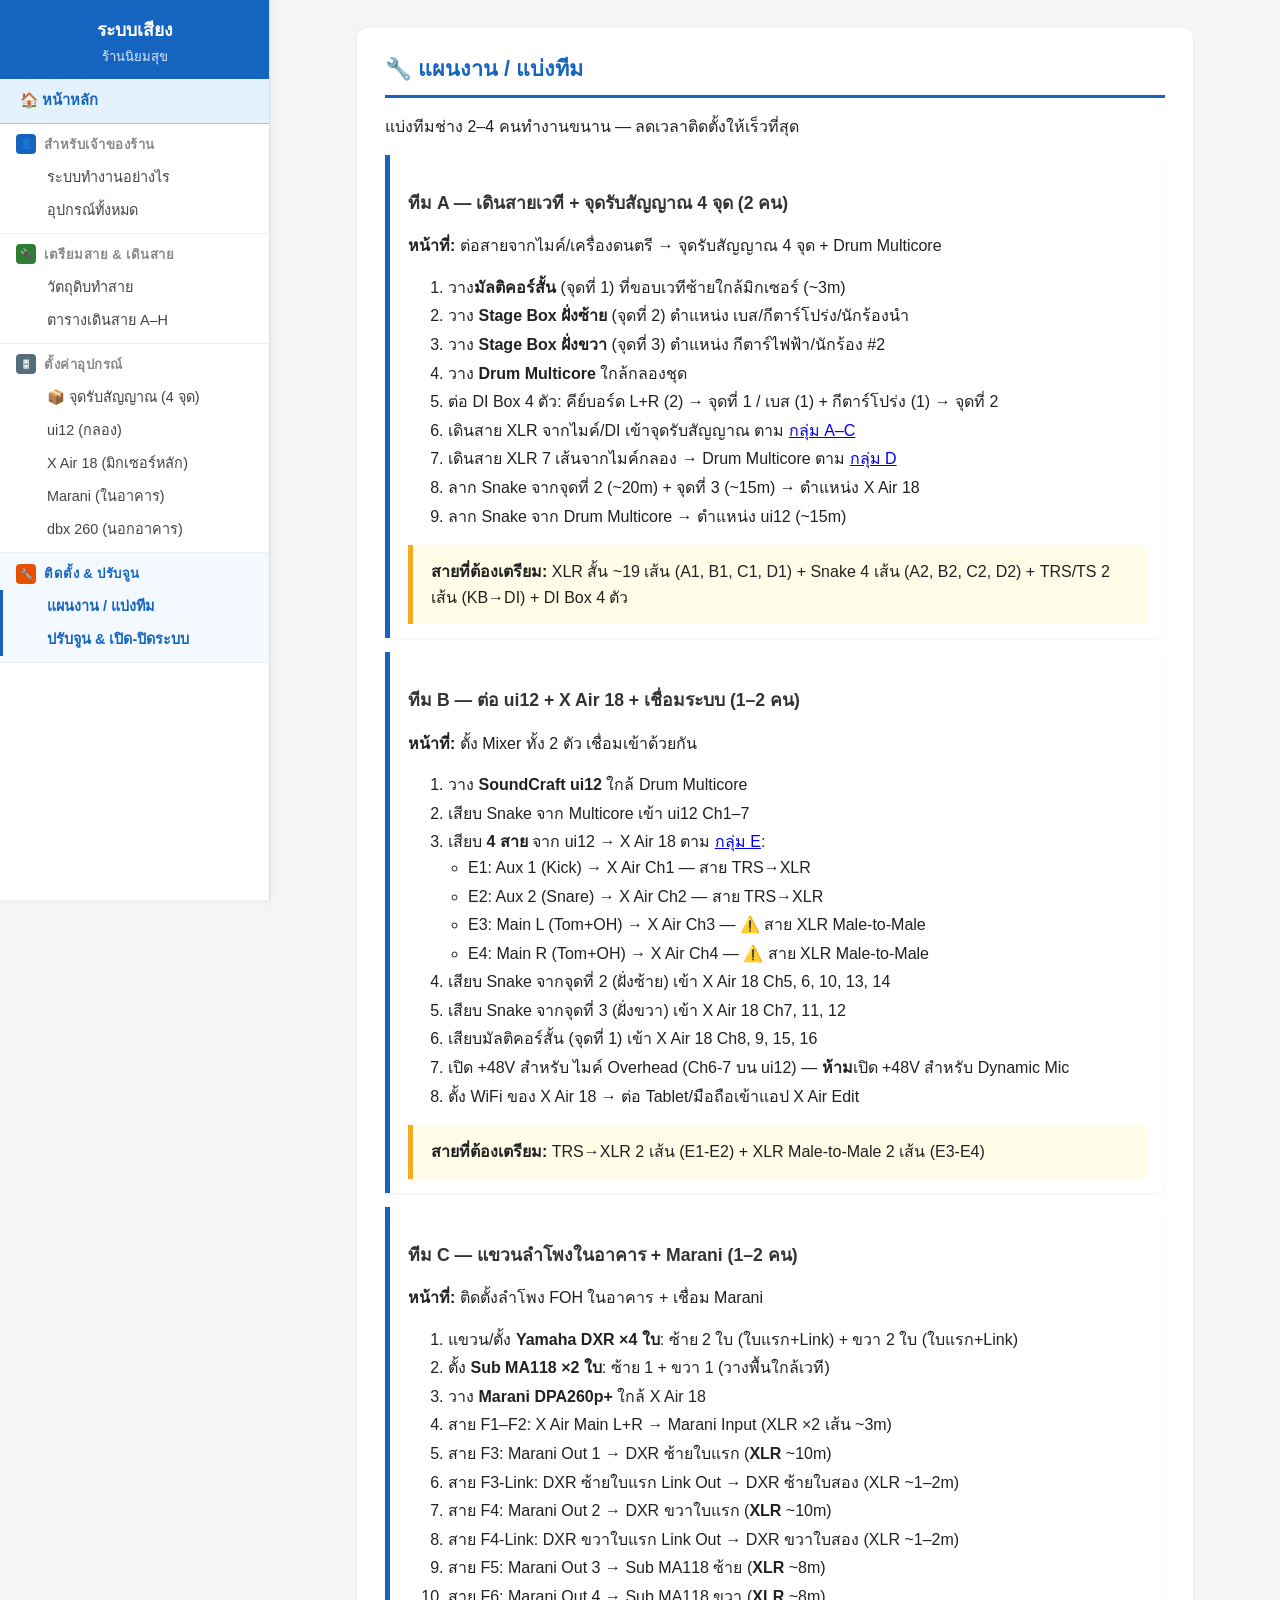
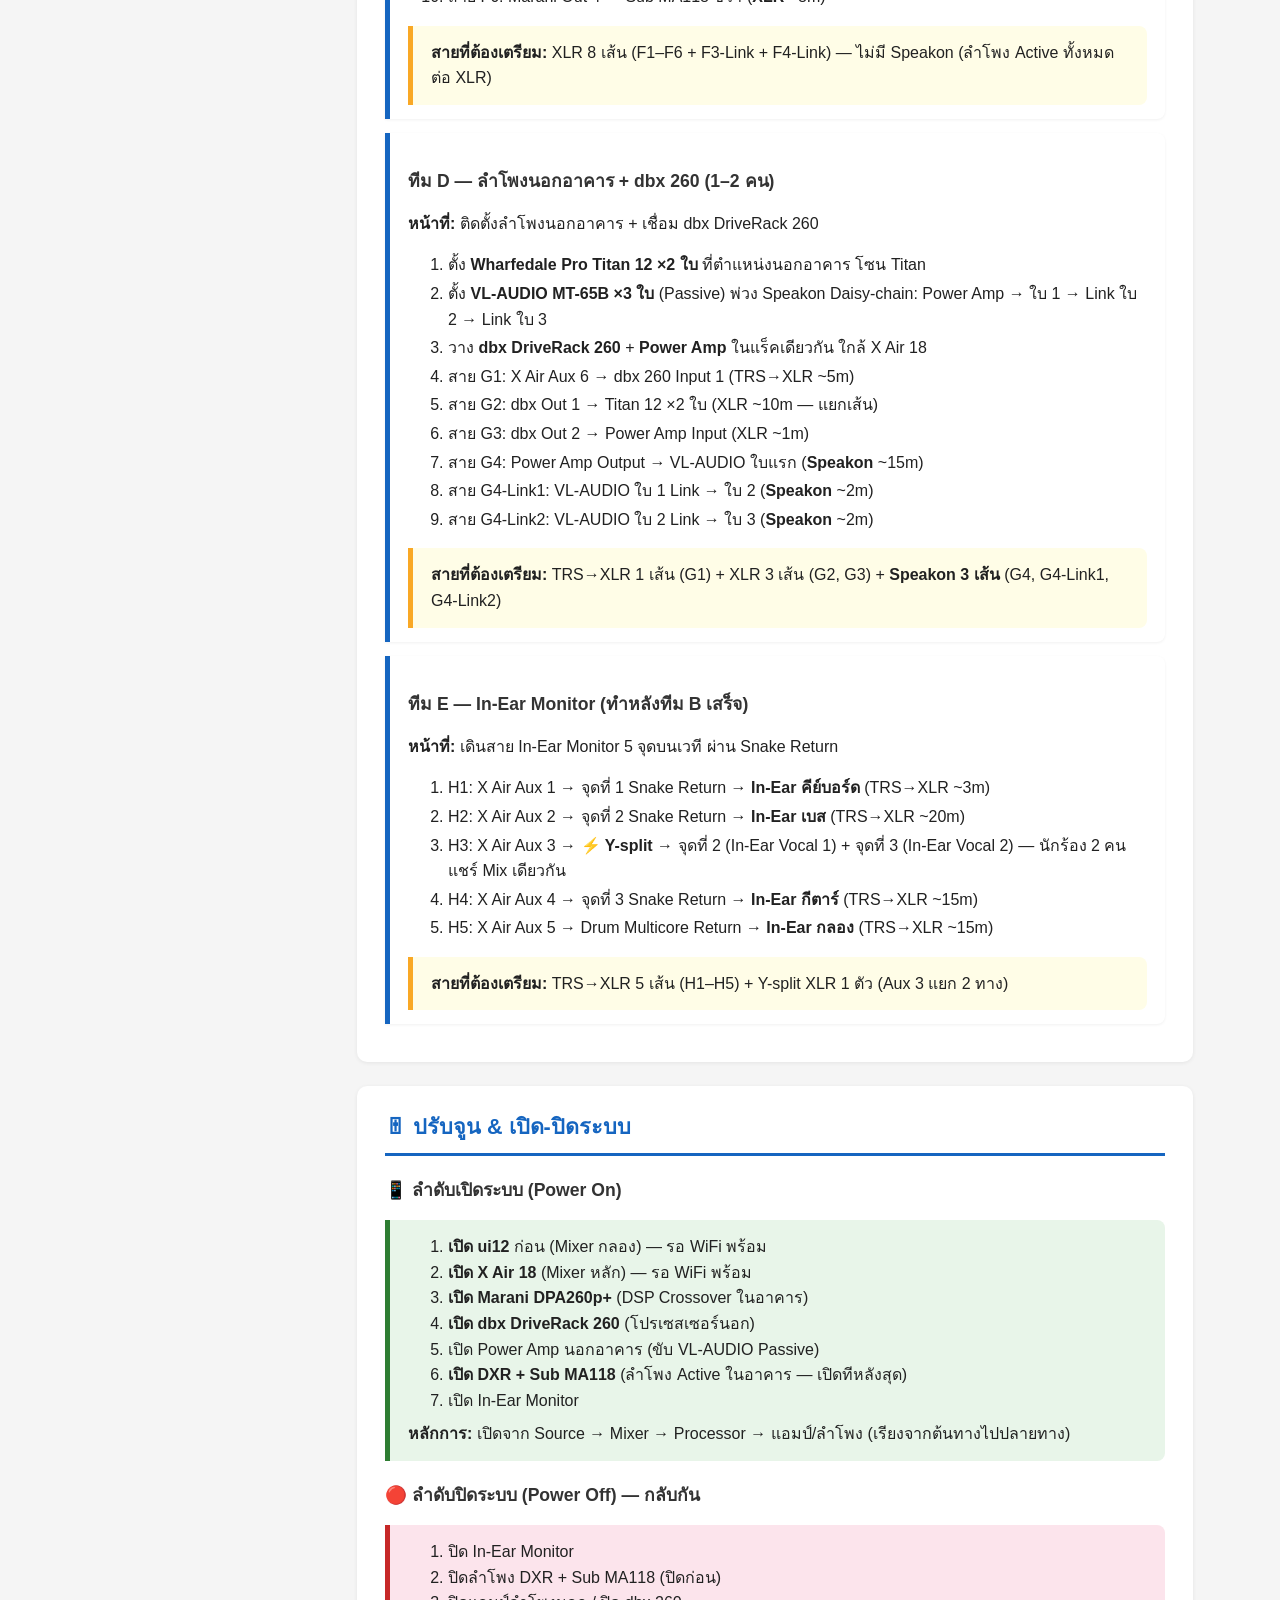
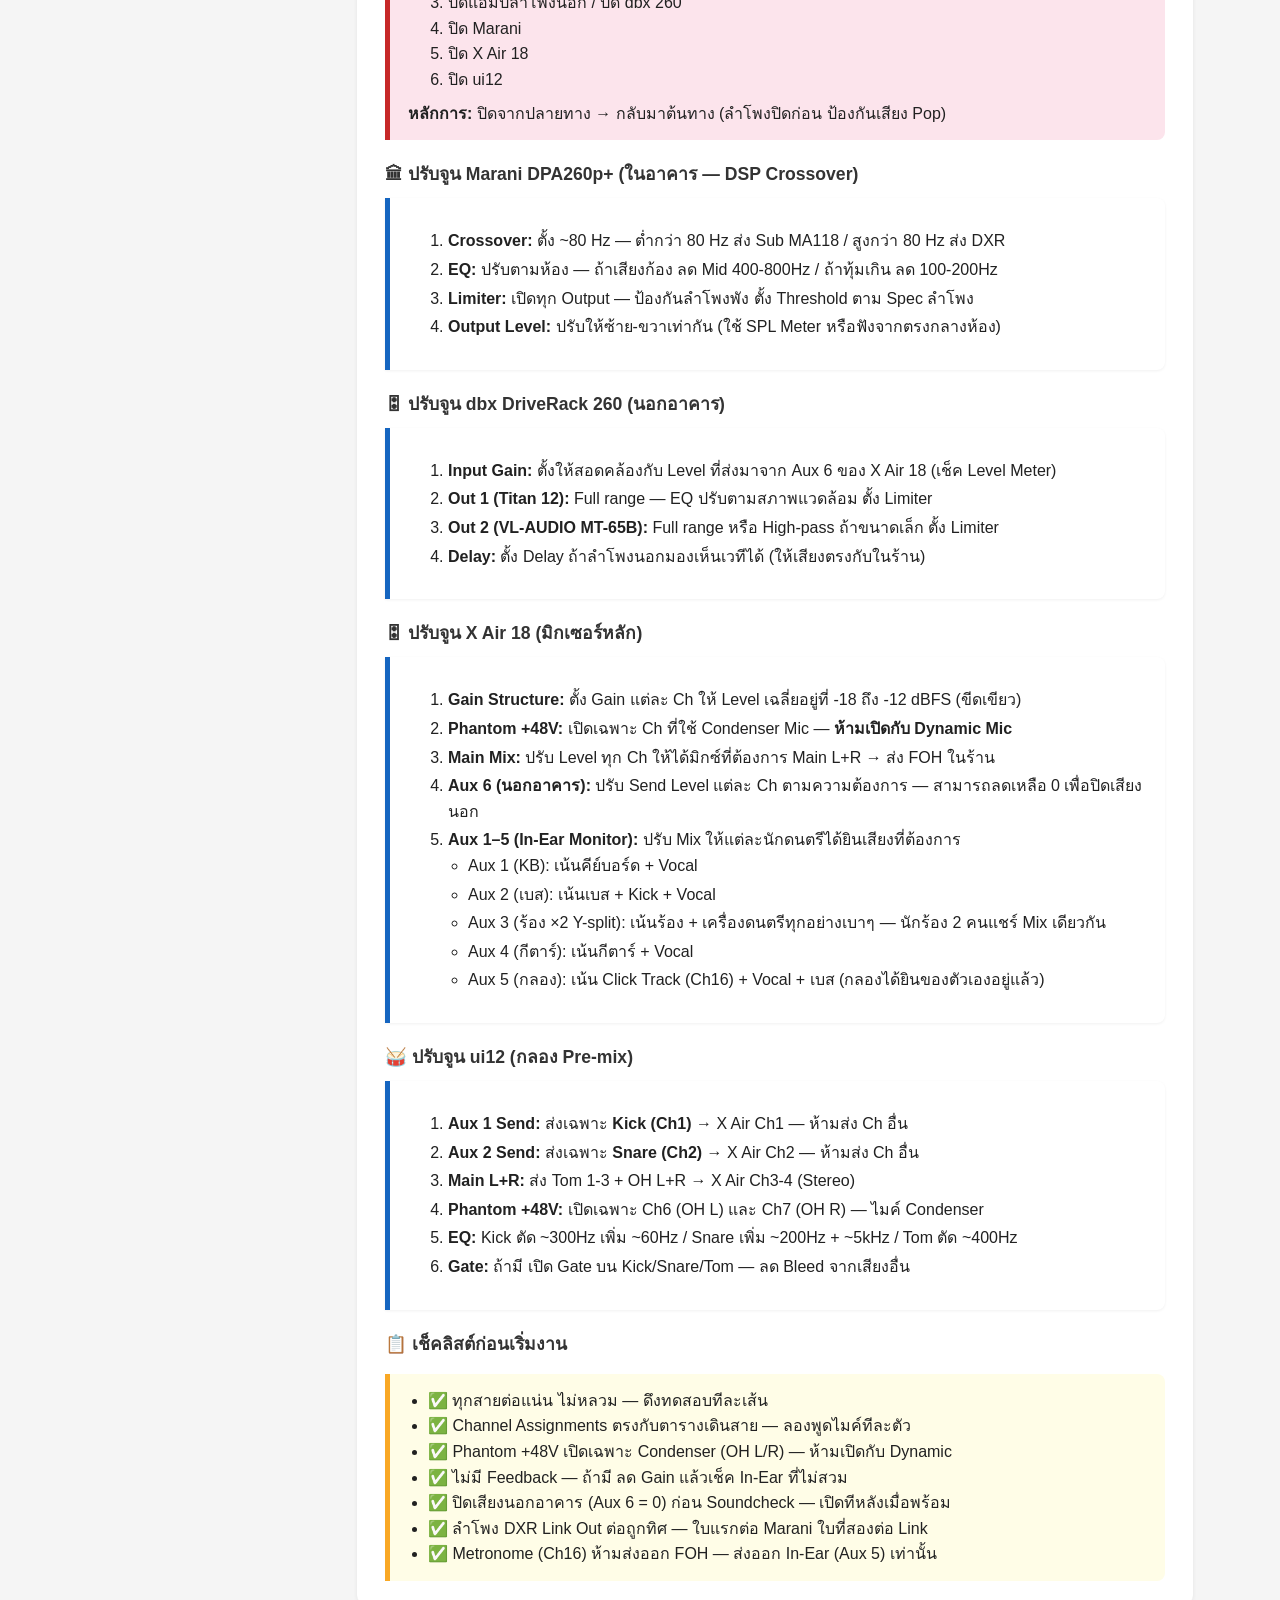
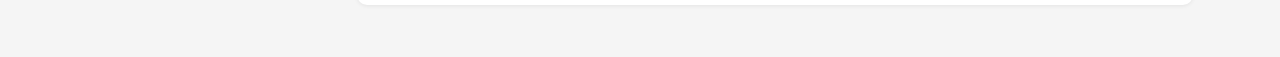
<file: tasks.html>
<!DOCTYPE html>
<html lang="th">
<head>
  <meta charset="UTF-8">
  <title>ติดตั้ง & ปรับจูน — คู่มือเสียงร้านนิยมสุข</title>
  <link rel="icon" href="data:image/svg+xml,<svg xmlns='http://www.w3.org/2000/svg' viewBox='0 0 100 100'><text y='.9em' font-size='90'>🔧</text></svg>">
  <link rel="stylesheet" href="style.css">
</head>
<body>
<div class="layout">
  <nav class="sidebar" id="sidebar">
    <div class="sidebar-header"><h2>ระบบเสียง</h2><div class="shop-name">ร้านนิยมสุข</div></div>
    <div class="sidebar-home"><a href="index.html">🏠 หน้าหลัก</a></div>
    <ul class="sidebar-cat">
      <li>
        <div class="cat-title"><span class="cat-icon c-overview">👤</span> สำหรับเจ้าของร้าน</div>
        <ul class="sidebar-links">
          <li><a href="overview.html">ระบบทำงานอย่างไร</a></li>
          <li><a href="overview.html#equipment">อุปกรณ์ทั้งหมด</a></li>
        </ul>
      </li>
      <li>
        <div class="cat-title"><span class="cat-icon c-signal">🔌</span> เตรียมสาย &amp; เดินสาย</div>
        <ul class="sidebar-links">
          <li><a href="signal.html">วัตถุดิบทำสาย</a></li>
          <li><a href="signal.html#cables">ตารางเดินสาย A–H</a></li>
        </ul>
      </li>
      <li>
        <div class="cat-title"><span class="cat-icon c-devices">🎛</span> ตั้งค่าอุปกรณ์</div>
        <ul class="sidebar-links">
          <li><a href="devices.html#stagebox">📦 จุดรับสัญญาณ (4 จุด)</a></li>
          <li><a href="devices.html#ui12">ui12 (กลอง)</a></li>
          <li><a href="devices.html#xair">X Air 18 (มิกเซอร์หลัก)</a></li>
          <li><a href="devices.html#marani">Marani (ในอาคาร)</a></li>
          <li><a href="devices.html#dbx">dbx 260 (นอกอาคาร)</a></li>
        </ul>
      </li>
      <li class="current">
        <div class="cat-title"><span class="cat-icon c-install">🔧</span> ติดตั้ง &amp; ปรับจูน</div>
        <ul class="sidebar-links">
          <li><a href="#teams">แผนงาน / แบ่งทีม</a></li>
          <li><a href="#tuning">ปรับจูน &amp; เปิด-ปิดระบบ</a></li>
        </ul>
      </li>
    </ul>
  </nav>
  <div class="sidebar-overlay" id="sidebarOverlay"></div>
  <button class="sidebar-toggle" id="sidebarToggle">☰</button>

  <div class="page">

    <!-- ═══ แผนงาน / แบ่งทีม ═══ -->
    <div class="section" id="teams">
      <h2>🔧 แผนงาน / แบ่งทีม</h2>
      <p>แบ่งทีมช่าง 2–4 คนทำงานขนาน — ลดเวลาติดตั้งให้เร็วที่สุด</p>

      <div class="task-card">
        <h3>ทีม A — เดินสายเวที + จุดรับสัญญาณ 4 จุด (2 คน)</h3>
        <p><strong>หน้าที่:</strong> ต่อสายจากไมค์/เครื่องดนตรี → จุดรับสัญญาณ 4 จุด + Drum Multicore</p>
        <ol>
          <li>วาง<strong>มัลติคอร์สั้น</strong> (จุดที่ 1) ที่ขอบเวทีซ้ายใกล้มิกเซอร์ (~3m)</li>
          <li>วาง <strong>Stage Box ฝั่งซ้าย</strong> (จุดที่ 2) ตำแหน่ง เบส/กีตาร์โปร่ง/นักร้องนำ</li>
          <li>วาง <strong>Stage Box ฝั่งขวา</strong> (จุดที่ 3) ตำแหน่ง กีตาร์ไฟฟ้า/นักร้อง #2</li>
          <li>วาง <strong>Drum Multicore</strong> ใกล้กลองชุด</li>
          <li>ต่อ DI Box 4 ตัว: คีย์บอร์ด L+R (2) → จุดที่ 1 / เบส (1) + กีตาร์โปร่ง (1) → จุดที่ 2</li>
          <li>เดินสาย XLR จากไมค์/DI เข้าจุดรับสัญญาณ ตาม <a href="signal.html#cables">กลุ่ม A–C</a></li>
          <li>เดินสาย XLR 7 เส้นจากไมค์กลอง → Drum Multicore ตาม <a href="signal.html#cables">กลุ่ม D</a></li>
          <li>ลาก Snake จากจุดที่ 2 (~20m) + จุดที่ 3 (~15m) → ตำแหน่ง X Air 18</li>
          <li>ลาก Snake จาก Drum Multicore → ตำแหน่ง ui12 (~15m)</li>
        </ol>
        <div class="note-box">
          <strong>สายที่ต้องเตรียม:</strong> XLR สั้น ~19 เส้น (A1, B1, C1, D1) + Snake 4 เส้น (A2, B2, C2, D2) + TRS/TS 2 เส้น (KB→DI) + DI Box 4 ตัว
        </div>
      </div>

      <div class="task-card">
        <h3>ทีม B — ต่อ ui12 + X Air 18 + เชื่อมระบบ (1–2 คน)</h3>
        <p><strong>หน้าที่:</strong> ตั้ง Mixer ทั้ง 2 ตัว เชื่อมเข้าด้วยกัน</p>
        <ol>
          <li>วาง <strong>SoundCraft ui12</strong> ใกล้ Drum Multicore</li>
          <li>เสียบ Snake จาก Multicore เข้า ui12 Ch1–7</li>
          <li>เสียบ <strong>4 สาย</strong> จาก ui12 → X Air 18 ตาม <a href="signal.html#cables">กลุ่ม E</a>:
            <ul>
              <li>E1: Aux 1 (Kick) → X Air Ch1 — สาย TRS→XLR</li>
              <li>E2: Aux 2 (Snare) → X Air Ch2 — สาย TRS→XLR</li>
              <li>E3: Main L (Tom+OH) → X Air Ch3 — ⚠️ สาย XLR Male-to-Male</li>
              <li>E4: Main R (Tom+OH) → X Air Ch4 — ⚠️ สาย XLR Male-to-Male</li>
            </ul>
          </li>
          <li>เสียบ Snake จากจุดที่ 2 (ฝั่งซ้าย) เข้า X Air 18 Ch5, 6, 10, 13, 14</li>
          <li>เสียบ Snake จากจุดที่ 3 (ฝั่งขวา) เข้า X Air 18 Ch7, 11, 12</li>
          <li>เสียบมัลติคอร์สั้น (จุดที่ 1) เข้า X Air 18 Ch8, 9, 15, 16</li>
          <li>เปิด +48V สำหรับ ไมค์ Overhead (Ch6-7 บน ui12) — <strong>ห้าม</strong>เปิด +48V สำหรับ Dynamic Mic</li>
          <li>ตั้ง WiFi ของ X Air 18 → ต่อ Tablet/มือถือเข้าแอป X Air Edit</li>
        </ol>
        <div class="note-box">
          <strong>สายที่ต้องเตรียม:</strong> TRS→XLR 2 เส้น (E1-E2) + XLR Male-to-Male 2 เส้น (E3-E4)
        </div>
      </div>

      <div class="task-card">
        <h3>ทีม C — แขวนลำโพงในอาคาร + Marani (1–2 คน)</h3>
        <p><strong>หน้าที่:</strong> ติดตั้งลำโพง FOH ในอาคาร + เชื่อม Marani</p>
        <ol>
          <li>แขวน/ตั้ง <strong>Yamaha DXR ×4 ใบ</strong>: ซ้าย 2 ใบ (ใบแรก+Link) + ขวา 2 ใบ (ใบแรก+Link)</li>
          <li>ตั้ง <strong>Sub MA118 ×2 ใบ</strong>: ซ้าย 1 + ขวา 1 (วางพื้นใกล้เวที)</li>
          <li>วาง <strong>Marani DPA260p+</strong> ใกล้ X Air 18</li>
          <li>สาย F1–F2: X Air Main L+R → Marani Input (XLR ×2 เส้น ~3m)</li>
          <li>สาย F3: Marani Out 1 → DXR ซ้ายใบแรก (<strong>XLR</strong> ~10m)</li>
          <li>สาย F3-Link: DXR ซ้ายใบแรก Link Out → DXR ซ้ายใบสอง (XLR ~1–2m)</li>
          <li>สาย F4: Marani Out 2 → DXR ขวาใบแรก (<strong>XLR</strong> ~10m)</li>
          <li>สาย F4-Link: DXR ขวาใบแรก Link Out → DXR ขวาใบสอง (XLR ~1–2m)</li>
          <li>สาย F5: Marani Out 3 → Sub MA118 ซ้าย (<strong>XLR</strong> ~8m)</li>
          <li>สาย F6: Marani Out 4 → Sub MA118 ขวา (<strong>XLR</strong> ~8m)</li>
        </ol>
        <div class="note-box">
          <strong>สายที่ต้องเตรียม:</strong> XLR 8 เส้น (F1–F6 + F3-Link + F4-Link) — ไม่มี Speakon (ลำโพง Active ทั้งหมด ต่อ XLR)
        </div>
      </div>

      <div class="task-card">
        <h3>ทีม D — ลำโพงนอกอาคาร + dbx 260 (1–2 คน)</h3>
        <p><strong>หน้าที่:</strong> ติดตั้งลำโพงนอกอาคาร + เชื่อม dbx DriveRack 260</p>
        <ol>
          <li>ตั้ง <strong>Wharfedale Pro Titan 12 ×2 ใบ</strong> ที่ตำแหน่งนอกอาคาร โซน Titan</li>
          <li>ตั้ง <strong>VL-AUDIO MT-65B ×3 ใบ</strong> (Passive) พ่วง Speakon Daisy-chain: Power Amp → ใบ 1 → Link ใบ 2 → Link ใบ 3</li>
          <li>วาง <strong>dbx DriveRack 260</strong> + <strong>Power Amp</strong> ในแร็คเดียวกัน ใกล้ X Air 18</li>
          <li>สาย G1: X Air Aux 6 → dbx 260 Input 1 (TRS→XLR ~5m)</li>
          <li>สาย G2: dbx Out 1 → Titan 12 ×2 ใบ (XLR ~10m — แยกเส้น)</li>
          <li>สาย G3: dbx Out 2 → Power Amp Input (XLR ~1m)</li>
          <li>สาย G4: Power Amp Output → VL-AUDIO ใบแรก (<strong>Speakon</strong> ~15m)</li>
          <li>สาย G4-Link1: VL-AUDIO ใบ 1 Link → ใบ 2 (<strong>Speakon</strong> ~2m)</li>
          <li>สาย G4-Link2: VL-AUDIO ใบ 2 Link → ใบ 3 (<strong>Speakon</strong> ~2m)</li>
        </ol>
        <div class="note-box">
          <strong>สายที่ต้องเตรียม:</strong> TRS→XLR 1 เส้น (G1) + XLR 3 เส้น (G2, G3) + <strong>Speakon 3 เส้น</strong> (G4, G4-Link1, G4-Link2)
        </div>
      </div>

      <div class="task-card">
        <h3>ทีม E — In-Ear Monitor (ทำหลังทีม B เสร็จ)</h3>
        <p><strong>หน้าที่:</strong> เดินสาย In-Ear Monitor 5 จุดบนเวที ผ่าน Snake Return</p>
        <ol>
          <li>H1: X Air Aux 1 → จุดที่ 1 Snake Return → <strong>In-Ear คีย์บอร์ด</strong> (TRS→XLR ~3m)</li>
          <li>H2: X Air Aux 2 → จุดที่ 2 Snake Return → <strong>In-Ear เบส</strong> (TRS→XLR ~20m)</li>
          <li>H3: X Air Aux 3 → <strong>⚡ Y-split</strong> → จุดที่ 2 (In-Ear Vocal 1) + จุดที่ 3 (In-Ear Vocal 2) — นักร้อง 2 คนแชร์ Mix เดียวกัน</li>
          <li>H4: X Air Aux 4 → จุดที่ 3 Snake Return → <strong>In-Ear กีตาร์</strong> (TRS→XLR ~15m)</li>
          <li>H5: X Air Aux 5 → Drum Multicore Return → <strong>In-Ear กลอง</strong> (TRS→XLR ~15m)</li>
        </ol>
        <div class="note-box">
          <strong>สายที่ต้องเตรียม:</strong> TRS→XLR 5 เส้น (H1–H5) + Y-split XLR 1 ตัว (Aux 3 แยก 2 ทาง)
        </div>
      </div>
    </div>

    <!-- ═══ ปรับจูน & เปิด-ปิดระบบ ═══ -->
    <div class="section" id="tuning">
      <h2>🎚 ปรับจูน & เปิด-ปิดระบบ</h2>

      <h3>📱 ลำดับเปิดระบบ (Power On)</h3>
      <div class="note-box" style="background:#e8f5e9; border-left-color:#2e7d32;">
        <ol style="margin:0;">
          <li><strong>เปิด ui12</strong> ก่อน (Mixer กลอง) — รอ WiFi พร้อม</li>
          <li><strong>เปิด X Air 18</strong> (Mixer หลัก) — รอ WiFi พร้อม</li>
          <li><strong>เปิด Marani DPA260p+</strong> (DSP Crossover ในอาคาร)</li>
          <li><strong>เปิด dbx DriveRack 260</strong> (โปรเซสเซอร์นอก)</li>
          <li>เปิด Power Amp นอกอาคาร (ขับ VL-AUDIO Passive)</li></li>
          <li><strong>เปิด DXR + Sub MA118</strong> (ลำโพง Active ในอาคาร — เปิดทีหลังสุด)</li>
          <li>เปิด In-Ear Monitor</li>
        </ol>
        <p style="margin:8px 0 0;"><strong>หลักการ:</strong> เปิดจาก Source → Mixer → Processor → แอมป์/ลำโพง (เรียงจากต้นทางไปปลายทาง)</p>
      </div>

      <h3>🔴 ลำดับปิดระบบ (Power Off) — กลับกัน</h3>
      <div class="note-box" style="background:#fce4ec; border-left-color:#c62828;">
        <ol style="margin:0;">
          <li>ปิด In-Ear Monitor</li>
          <li>ปิดลำโพง DXR + Sub MA118 (ปิดก่อน)</li>
          <li>ปิดแอมป์ลำโพงนอก / ปิด dbx 260</li>
          <li>ปิด Marani</li>
          <li>ปิด X Air 18</li>
          <li>ปิด ui12</li>
        </ol>
        <p style="margin:8px 0 0;"><strong>หลักการ:</strong> ปิดจากปลายทาง → กลับมาต้นทาง (ลำโพงปิดก่อน ป้องกันเสียง Pop)</p>
      </div>

      <h3>🏛 ปรับจูน Marani DPA260p+ (ในอาคาร — DSP Crossover)</h3>
      <div class="task-card">
        <ol>
          <li><strong>Crossover:</strong> ตั้ง ~80 Hz — ต่ำกว่า 80 Hz ส่ง Sub MA118 / สูงกว่า 80 Hz ส่ง DXR</li>
          <li><strong>EQ:</strong> ปรับตามห้อง — ถ้าเสียงก้อง ลด Mid 400-800Hz / ถ้าทุ้มเกิน ลด 100-200Hz</li>
          <li><strong>Limiter:</strong> เปิดทุก Output — ป้องกันลำโพงพัง ตั้ง Threshold ตาม Spec ลำโพง</li>
          <li><strong>Output Level:</strong> ปรับให้ซ้าย-ขวาเท่ากัน (ใช้ SPL Meter หรือฟังจากตรงกลางห้อง)</li>
        </ol>
      </div>

      <h3>🎛 ปรับจูน dbx DriveRack 260 (นอกอาคาร)</h3>
      <div class="task-card">
        <ol>
          <li><strong>Input Gain:</strong> ตั้งให้สอดคล้องกับ Level ที่ส่งมาจาก Aux 6 ของ X Air 18 (เช็ค Level Meter)</li>
          <li><strong>Out 1 (Titan 12):</strong> Full range — EQ ปรับตามสภาพแวดล้อม ตั้ง Limiter</li>
          <li><strong>Out 2 (VL-AUDIO MT-65B):</strong> Full range หรือ High-pass ถ้าขนาดเล็ก ตั้ง Limiter</li>
          <li><strong>Delay:</strong> ตั้ง Delay ถ้าลำโพงนอกมองเห็นเวทีได้ (ให้เสียงตรงกับในร้าน)</li>
        </ol>
      </div>

      <h3>🎛 ปรับจูน X Air 18 (มิกเซอร์หลัก)</h3>
      <div class="task-card">
        <ol>
          <li><strong>Gain Structure:</strong> ตั้ง Gain แต่ละ Ch ให้ Level เฉลี่ยอยู่ที่ -18 ถึง -12 dBFS (ขีดเขียว)</li>
          <li><strong>Phantom +48V:</strong> เปิดเฉพาะ Ch ที่ใช้ Condenser Mic — <strong>ห้ามเปิดกับ Dynamic Mic</strong></li>
          <li><strong>Main Mix:</strong> ปรับ Level ทุก Ch ให้ได้มิกซ์ที่ต้องการ Main L+R → ส่ง FOH ในร้าน</li>
          <li><strong>Aux 6 (นอกอาคาร):</strong> ปรับ Send Level แต่ละ Ch ตามความต้องการ — สามารถลดเหลือ 0 เพื่อปิดเสียงนอก</li>
          <li><strong>Aux 1–5 (In-Ear Monitor):</strong> ปรับ Mix ให้แต่ละนักดนตรีได้ยินเสียงที่ต้องการ
            <ul>
              <li>Aux 1 (KB): เน้นคีย์บอร์ด + Vocal</li>
              <li>Aux 2 (เบส): เน้นเบส + Kick + Vocal</li>
              <li>Aux 3 (ร้อง ×2 Y-split): เน้นร้อง + เครื่องดนตรีทุกอย่างเบาๆ — นักร้อง 2 คนแชร์ Mix เดียวกัน</li>
              <li>Aux 4 (กีตาร์): เน้นกีตาร์ + Vocal</li>
              <li>Aux 5 (กลอง): เน้น Click Track (Ch16) + Vocal + เบส (กลองได้ยินของตัวเองอยู่แล้ว)</li>
            </ul>
          </li>
        </ol>
      </div>

      <h3>🥁 ปรับจูน ui12 (กลอง Pre-mix)</h3>
      <div class="task-card">
        <ol>
          <li><strong>Aux 1 Send:</strong> ส่งเฉพาะ <strong>Kick (Ch1)</strong> → X Air Ch1 — ห้ามส่ง Ch อื่น</li>
          <li><strong>Aux 2 Send:</strong> ส่งเฉพาะ <strong>Snare (Ch2)</strong> → X Air Ch2 — ห้ามส่ง Ch อื่น</li>
          <li><strong>Main L+R:</strong> ส่ง Tom 1-3 + OH L+R → X Air Ch3-4 (Stereo)</li>
          <li><strong>Phantom +48V:</strong> เปิดเฉพาะ Ch6 (OH L) และ Ch7 (OH R) — ไมค์ Condenser</li>
          <li><strong>EQ:</strong> Kick ตัด ~300Hz เพิ่ม ~60Hz / Snare เพิ่ม ~200Hz + ~5kHz / Tom ตัด ~400Hz</li>
          <li><strong>Gate:</strong> ถ้ามี เปิด Gate บน Kick/Snare/Tom — ลด Bleed จากเสียงอื่น</li>
        </ol>
      </div>

      <h3>📋 เช็คลิสต์ก่อนเริ่มงาน</h3>
      <div class="note-box">
        <ul style="margin:0;">
          <li>✅ ทุกสายต่อแน่น ไม่หลวม — ดึงทดสอบทีละเส้น</li>
          <li>✅ Channel Assignments ตรงกับตารางเดินสาย — ลองพูดไมค์ทีละตัว</li>
          <li>✅ Phantom +48V เปิดเฉพาะ Condenser (OH L/R) — ห้ามเปิดกับ Dynamic</li>
          <li>✅ ไม่มี Feedback — ถ้ามี ลด Gain แล้วเช็ค In-Ear ที่ไม่สวม</li>
          <li>✅ ปิดเสียงนอกอาคาร (Aux 6 = 0) ก่อน Soundcheck — เปิดทีหลังเมื่อพร้อม</li>
          <li>✅ ลำโพง DXR Link Out ต่อถูกทิศ — ใบแรกต่อ Marani ใบที่สองต่อ Link</li>
          <li>✅ Metronome (Ch16) ห้ามส่งออก FOH — ส่งออก In-Ear (Aux 5) เท่านั้น</li>
        </ul>
      </div>
    </div>

  </div>
</div>
<script>
const sidebar=document.getElementById('sidebar'),toggle=document.getElementById('sidebarToggle'),overlay=document.getElementById('sidebarOverlay');
toggle.addEventListener('click',()=>{sidebar.classList.toggle('open');overlay.classList.toggle('show');});
overlay.addEventListener('click',()=>{sidebar.classList.remove('open');overlay.classList.remove('show');});
</script>
</body>
</html>
</file>
<file: style.css>
:root {
  --blue: #1565c0; --blue-light: #e3f2fd; --blue-border: #90caf9;
  --green: #2e7d32; --green-light: #e8f5e9; --green-border: #a5d6a7;
  --orange: #e65100; --orange-light: #fff3e0; --orange-border: #ffcc80;
  --purple: #6a1b9a; --purple-light: #f3e5f5; --purple-border: #ce93d8;
  --red: #c62828; --red-light: #ffebee; --red-border: #ef9a9a;
  --gray: #546e7a; --gray-light: #eceff1; --gray-border: #b0bec5;
}
* { box-sizing: border-box; }
body { font-family: 'Sarabun', 'Segoe UI', Arial, sans-serif; background: #f5f5f5; color: #212121; margin: 0; line-height: 1.6; }
.layout { display: flex; min-height: 100vh; }

/* ─── Sidebar ─────────────────────────────── */
.sidebar { width: 270px; min-width: 270px; background: #fff; border-right: 1px solid #ddd; position: sticky; top: 0; height: 100vh; overflow-y: auto; box-shadow: 2px 0 8px rgba(0,0,0,0.05); z-index: 100; }
.sidebar-header { background: var(--blue); color: #fff; padding: 16px 20px 12px; text-align: center; }
.sidebar-header h2 { margin: 0; font-size: 1.1em; font-weight: 700; }
.sidebar-header .shop-name { font-size: 0.82em; opacity: 0.85; margin-top: 2px; }
.sidebar-home a { display: flex; align-items: center; gap: 8px; padding: 10px 20px; background: var(--blue-light); color: var(--blue); font-weight: 600; text-decoration: none; font-size: 0.92em; border-bottom: 1px solid var(--blue-border); transition: background 0.15s; }
.sidebar-home a:hover { background: #c8e6ff; }
.sidebar-cat { padding: 0; margin: 0; list-style: none; }
.sidebar-cat > li { border-bottom: 1px solid #eee; }
.cat-title { display: flex; align-items: center; gap: 8px; padding: 10px 16px 6px; font-weight: 700; font-size: 0.82em; color: #888; text-transform: uppercase; letter-spacing: 0.5px; cursor: default; }
.cat-icon { width: 20px; height: 20px; border-radius: 4px; display: inline-flex; align-items: center; justify-content: center; font-size: 0.75em; color: #fff; flex-shrink: 0; }
.cat-icon.c-overview { background: var(--blue); }
.cat-icon.c-signal   { background: var(--green); }
.cat-icon.c-devices  { background: var(--gray); }
.cat-icon.c-install  { background: var(--orange); }
.sidebar-links { list-style: none; padding: 0 0 6px; margin: 0; }
.sidebar-links li a { display: block; padding: 5px 16px 5px 44px; color: #444; text-decoration: none; font-size: 0.9em; border-left: 3px solid transparent; transition: all 0.15s; }
.sidebar-links li a:hover { background: var(--blue-light); color: var(--blue); border-left-color: var(--blue-border); }
/* active page: กำหนดใน <li class="current"> */
.sidebar-cat > li.current { background: #f4f9ff; }
.sidebar-cat > li.current .cat-title { color: var(--blue); }
.sidebar-cat > li.current .sidebar-links li a { color: var(--blue); }
.sidebar-cat > li.current .sidebar-links li a:first-child { border-left-color: var(--blue); font-weight: 600; }
.sidebar-links li a.active { background: var(--blue-light); color: var(--blue); border-left-color: var(--blue); font-weight: 600; }
.sidebar-toggle { display: none; position: fixed; bottom: 20px; right: 20px; z-index: 200; width: 50px; height: 50px; border-radius: 50%; background: var(--blue); color: #fff; border: none; font-size: 1.4em; cursor: pointer; box-shadow: 0 3px 12px rgba(0,0,0,0.3); align-items: center; justify-content: center; }
.sidebar-overlay { display: none; position: fixed; inset: 0; background: rgba(0,0,0,0.3); z-index: 99; }
.sidebar-overlay.show { display: block; }

/* ─── Page content ────────────────────────── */
.page { flex: 1; max-width: 900px; margin: 0 auto; padding: 28px 32px; min-width: 0; }
.page-header { margin-bottom: 28px; padding-bottom: 16px; border-bottom: 2px solid #eee; }
.page-header h1 { margin: 0 0 4px; color: var(--blue); font-size: 1.6em; }
.page-header p { margin: 0; color: #666; font-size: 0.97em; }
.breadcrumb { font-size: 0.85em; color: #999; margin-bottom: 12px; }
.breadcrumb a { color: var(--blue); text-decoration: none; }
.breadcrumb a:hover { text-decoration: underline; }

/* ─── Sections ────────────────────────────── */
.section { background: #fff; border-radius: 10px; padding: 24px 28px; margin-bottom: 24px; box-shadow: 0 1px 4px rgba(0,0,0,0.07); }
.section h2 { margin: 0 0 16px; font-size: 1.35em; padding-bottom: 8px; border-bottom: 3px solid var(--blue); color: var(--blue); }
.section h3 { margin: 20px 0 10px; font-size: 1.1em; color: #333; }

/* ─── Tables ──────────────────────────────── */
table { width: 100%; border-collapse: collapse; margin-top: 12px; font-size: 0.93em; }
th, td { border: 1px solid #ddd; padding: 8px 10px; text-align: left; vertical-align: top; }
th { background: var(--blue-light); color: var(--blue); font-weight: 600; white-space: nowrap; }
tr:nth-child(even) td { background: #fafafa; }
.cable-xlr td { background: var(--blue-light) !important; }
.cable-snake td { background: var(--orange-light) !important; }
.cable-speaker td { background: var(--green-light) !important; }
.cable-wire td { background: var(--purple-light) !important; }
.cable-trs td { background: #fff8e1 !important; }
table small { display: block; color: #777; font-size: 0.82em; line-height: 1.35; margin-top: 2px; }

/* ─── Badges ──────────────────────────────── */
.badge { display: inline-block; padding: 2px 8px; border-radius: 4px; font-size: 0.82em; font-weight: 600; }
.badge-xlr     { background: var(--blue);   color: #fff; }
.badge-trs     { background: #f9a825;        color: #fff; }
.badge-snake   { background: var(--orange); color: #fff; }
.badge-speakon { background: var(--green);  color: #fff; }
.badge-wire    { background: var(--purple); color: #fff; }
.badge-active  { background: var(--green);  color: #fff; }
.badge-passive { background: var(--orange); color: #fff; }
.badge-mic  { background: #d32f2f; color: #fff; padding: 1px 7px; border-radius: 4px; font-size: 0.82em; font-weight: 600; }
.badge-line { background: var(--blue); color: #fff; padding: 1px 7px; border-radius: 4px; font-size: 0.82em; font-weight: 600; }
.badge-di   { background: var(--green); color: #fff; padding: 1px 7px; border-radius: 4px; font-size: 0.82em; font-weight: 600; }

/* ─── Inline cable-type span badges ─────── */
span.cable-xlr    { background: var(--blue-light); color: var(--blue); border: 1px solid var(--blue-border); padding: 2px 7px; border-radius: 4px; font-size: 0.82em; font-weight: 600; white-space: nowrap; }
span.cable-snake  { background: var(--orange-light); color: var(--orange); border: 1px solid var(--orange-border); padding: 2px 7px; border-radius: 4px; font-size: 0.82em; font-weight: 600; white-space: nowrap; }
span.cable-speaker{ background: var(--green-light); color: var(--green); border: 1px solid var(--green-border); padding: 2px 7px; border-radius: 4px; font-size: 0.82em; font-weight: 600; white-space: nowrap; }
span.cable-trs    { background: #fff8e1; color: #f57f17; border: 1px solid #ffe082; padding: 2px 7px; border-radius: 4px; font-size: 0.82em; font-weight: 600; white-space: nowrap; }
span.cable-wire   { background: var(--purple-light); color: var(--purple); border: 1px solid #ce93d8; padding: 2px 7px; border-radius: 4px; font-size: 0.82em; font-weight: 600; white-space: nowrap; }

/* ─── Legend ──────────────────────────────── */
.legend { display: flex; flex-wrap: wrap; gap: 12px; margin-bottom: 18px; }
.legend-item { display: flex; align-items: center; gap: 6px; font-size: 0.88em; }
.legend-color { width: 16px; height: 16px; border-radius: 3px; border: 1px solid rgba(0,0,0,0.15); }

/* ─── Flow diagram ────────────────────────── */
.flow { display: flex; flex-direction: column; align-items: center; gap: 0; margin: 16px 0; }
.flow-row { display: flex; align-items: center; justify-content: center; gap: 0; flex-wrap: wrap; }
.flow-box { background: #fff; border: 2px solid var(--blue-border); border-radius: 10px; padding: 12px 16px; text-align: center; min-width: 140px; }
.flow-box.mixer          { border-color: var(--blue);   background: var(--blue-light); }
.flow-box.processor      { border-color: var(--purple); background: var(--purple-light); }
.flow-box.speaker-active { border-color: var(--green);  background: var(--green-light); }
.flow-box.speaker-passive{ border-color: var(--orange); background: var(--orange-light); }
.flow-box.amp            { border-color: var(--red);    background: var(--red-light); }
.flow-box.stagebox       { border-color: var(--gray);   background: var(--gray-light); }
.flow-box .name   { font-weight: 700; font-size: 1em; }
.flow-box .detail { font-size: 0.8em; color: #555; margin-top: 2px; }
.flow-arrow { display: flex; flex-direction: column; align-items: center; padding: 0 8px; color: #888; font-size: 0.78em; min-width: 80px; }
.flow-arrow .arrow-line { font-size: 1.6em; line-height: 1; }
.flow-arrow .arrow-label { background: #fff; border: 1px solid #ddd; border-radius: 4px; padding: 1px 6px; font-size: 0.85em; white-space: nowrap; }
.flow-arrow-down { display: flex; flex-direction: column; align-items: center; padding: 4px 0; color: #888; font-size: 0.78em; }
.flow-arrow-down .arrow-line { font-size: 1.6em; line-height: 1; }
.flow-spread { display: flex; justify-content: center; gap: 16px; flex-wrap: wrap; }

/* ─── Stage box cards ─────────────────────── */
.stagebox-grid { display: grid; grid-template-columns: repeat(auto-fit, minmax(280px, 1fr)); gap: 16px; margin-top: 14px; }
.stagebox-card { border: 2px solid var(--gray-border); border-radius: 10px; padding: 16px; background: #fff; }
.stagebox-card h4 { margin: 0 0 4px; color: var(--blue); font-size: 1.05em; }
.stagebox-card .desc { color: #666; font-size: 0.88em; margin-bottom: 8px; }
.port-section { margin-top: 8px; }
.port-section h5 { margin: 0 0 4px; font-size: 0.92em; }
.port-section h5.input-title  { color: var(--green); }
.port-section h5.output-title { color: var(--orange); }
.port-table { width: 100%; margin-bottom: 6px; }
.port-table td { padding: 3px 6px; font-size: 0.88em; border: 1px solid #e0e0e0; }
.port-table td:first-child { white-space: nowrap; font-weight: 600; width: 28px; }

/* ─── Task cards ──────────────────────────── */
.task-card { border-left: 5px solid var(--blue); background: #fff; padding: 14px 18px; margin-bottom: 14px; border-radius: 0 8px 8px 0; box-shadow: 0 1px 3px rgba(0,0,0,0.06); }
.task-card h4 { margin: 0 0 4px; color: var(--blue); }
.task-card .team { font-size: 0.86em; color: #888; margin-bottom: 6px; }
.task-card ul { margin: 0; padding-left: 20px; }
.task-card li { margin-bottom: 3px; }
.task-card.zone-drum   { border-color: var(--red); }
.task-card.zone-drum h4   { color: var(--red); }
.task-card.zone-stage  { border-color: var(--green); }
.task-card.zone-stage h4  { color: var(--green); }
.task-card.zone-mixer  { border-color: var(--blue); }
.task-card.zone-speaker{ border-color: var(--orange); }
.task-card.zone-speaker h4{ color: var(--orange); }
.task-card.zone-power  { border-color: var(--purple); }
.task-card.zone-power h4  { color: var(--purple); }
.task-card.zone-monitor{ border-color: #00796b; }
.task-card.zone-monitor h4{ color: #00796b; }
.task-card .task-title { font-weight: 700; font-size: 1em; color: inherit; margin-bottom: 6px; }
.task-card.zone-stage  .task-title { color: var(--green); }
.task-card.zone-drum   .task-title { color: var(--red); }
.task-card.zone-mixer  .task-title { color: var(--blue); }
.task-card.zone-speaker.task-title { color: var(--orange); }
.task-card.zone-monitor.task-title { color: #00796b; }
.task-card.zone-power  .task-title { color: var(--purple); }

/* ─── Stage box card variants ─────────────── */
.stagebox-card .sb-title    { font-weight: 700; font-size: 1.02em; color: var(--blue); margin-bottom: 4px; }
.stagebox-card .sb-location { font-size: 0.86em; color: #666; margin-bottom: 10px; }
.stagebox-card.sb-kb    { border-color: var(--blue); }
.stagebox-card.sb-left  { border-color: var(--green); }
.stagebox-card.sb-left  .sb-title { color: var(--green); }
.stagebox-card.sb-right { border-color: var(--orange); }
.stagebox-card.sb-right .sb-title { color: var(--orange); }
.stagebox-card.sb-drum  { border-color: var(--red); }
.stagebox-card.sb-drum  .sb-title { color: var(--red); }

/* ─── Flow diagram wrapper ──────────────────── */
.flow-diagram { background: #f5f5f5; border: 1px solid #e0e0e0; border-radius: 10px; padding: 18px 16px; margin: 12px 0; }

/* ─── Note / connector boxes ──────────────── */
.note-box { background: #fffde7; border-left: 5px solid #f9a825; padding: 14px 18px; border-radius: 0 8px 8px 0; margin-top: 16px; }
.note-box ul { margin: 0; padding-left: 20px; }
.connector-diagram { font-family: 'Courier New', monospace; background: #263238; color: #e0e0e0; padding: 16px; border-radius: 8px; font-size: 0.86em; overflow-x: auto; white-space: pre; line-height: 1.5; margin: 12px 0; }
.connector-diagram .hl  { color: #4fc3f7; }
.connector-diagram .sig { color: #81c784; }
.connector-diagram .dev { color: #ffb74d; }

/* ─── Landing page cards ──────────────────── */
.card-grid { display: grid; grid-template-columns: repeat(auto-fit, minmax(220px, 1fr)); gap: 20px; margin-top: 24px; }
.cat-card { background: #fff; border-radius: 12px; padding: 24px 20px; box-shadow: 0 2px 8px rgba(0,0,0,0.08); border-top: 5px solid var(--blue); text-decoration: none; color: #212121; display: block; transition: transform 0.15s, box-shadow 0.15s; }
.cat-card:hover { transform: translateY(-3px); box-shadow: 0 6px 18px rgba(0,0,0,0.12); }
.cat-card .card-icon { font-size: 2em; margin-bottom: 10px; }
.cat-card h3 { margin: 0 0 6px; font-size: 1.12em; color: var(--blue); }
.cat-card p  { margin: 0 0 12px; font-size: 0.88em; color: #666; }
.cat-card ul { margin: 0; padding-left: 18px; font-size: 0.86em; color: #444; line-height: 1.7; }
.cat-card.c-signal   { border-top-color: var(--green); }
.cat-card.c-signal h3  { color: var(--green); }
.cat-card.c-devices  { border-top-color: var(--gray); }
.cat-card.c-devices h3 { color: var(--gray); }
.cat-card.c-install  { border-top-color: var(--orange); }
.cat-card.c-install h3 { color: var(--orange); }
.cat-card .goto { display: inline-block; margin-top: 14px; padding: 5px 14px; border-radius: 20px; background: var(--blue-light); color: var(--blue); font-size: 0.85em; font-weight: 600; }
.cat-card.c-signal .goto  { background: var(--green-light); color: var(--green); }
.cat-card.c-devices .goto { background: var(--gray-light);  color: var(--gray); }
.cat-card.c-install .goto { background: var(--orange-light);color: var(--orange); }
.hero { background: linear-gradient(135deg, var(--blue) 0%, #1976d2 100%); color: #fff; border-radius: 12px; padding: 32px 28px; margin-bottom: 28px; }
.hero h1 { margin: 0 0 8px; font-size: 1.9em; }
.hero p  { margin: 0; opacity: 0.88; font-size: 1.02em; }

/* ─── Responsive ──────────────────────────── */
@media print {
  .sidebar, .sidebar-toggle { display: none; }
  .layout { display: block; }
  .page { max-width: 100%; padding: 0; }
  .section { box-shadow: none; border: 1px solid #ddd; page-break-inside: avoid; }
}
@media (max-width: 960px) {
  .sidebar { position: fixed; left: -280px; top: 0; height: 100vh; transition: left 0.3s; box-shadow: 4px 0 20px rgba(0,0,0,0.15); }
  .sidebar.open { left: 0; }
  .sidebar-toggle { display: flex; }
  .page { padding: 16px; }
  .flow-row { flex-direction: column; }
  .stagebox-grid { grid-template-columns: 1fr; }
  .card-grid { grid-template-columns: 1fr; }
}
</file>
